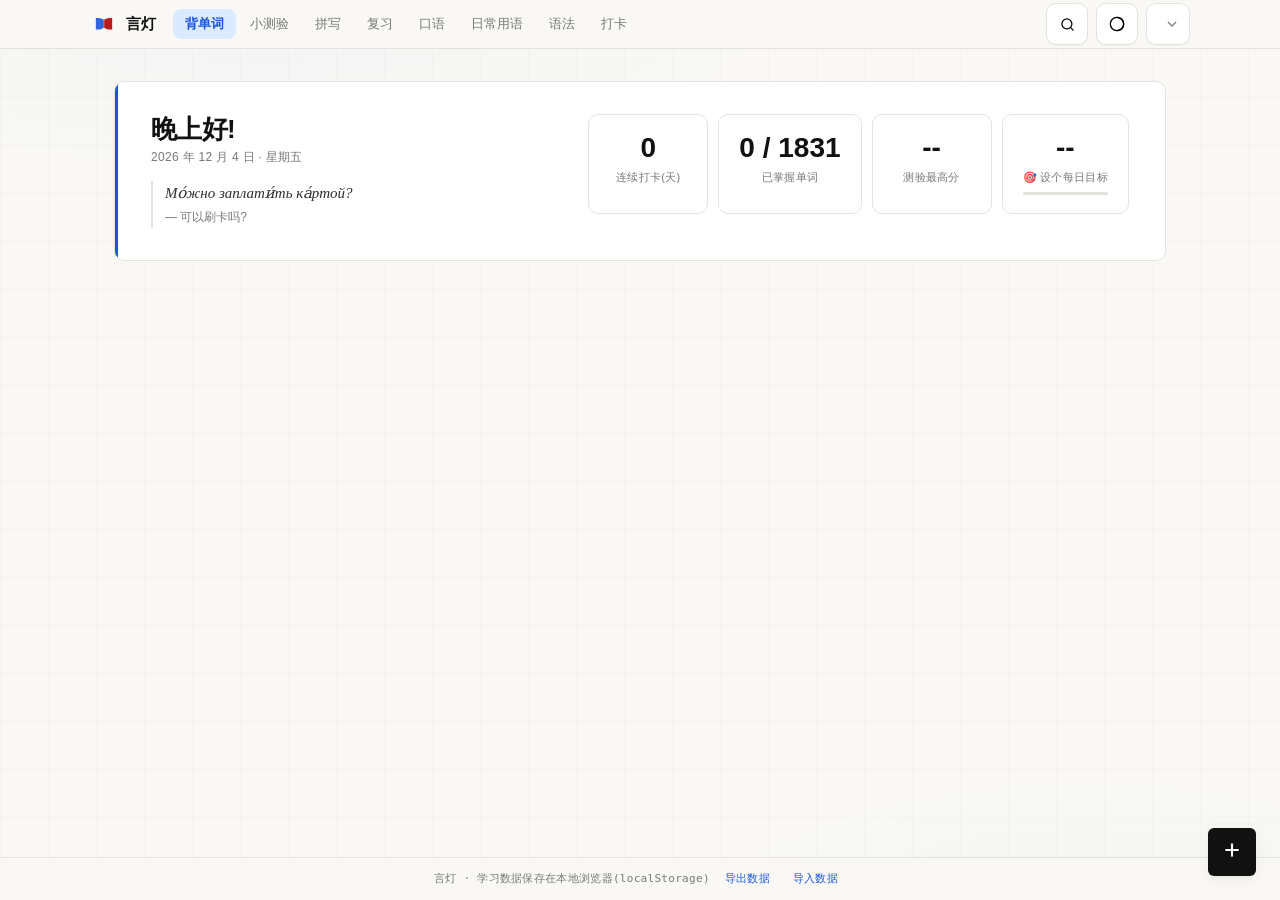
<file: index.html>
<!DOCTYPE html>
<html lang="zh-CN">
<head>
<meta charset="UTF-8">
<meta name="viewport" content="width=device-width, initial-scale=1.0">
<title>言灯 · 让俄语学习像呼吸一样自然</title>
<link rel="stylesheet" href="style.css">
<link rel="icon" type="image/svg+xml" href="logo.svg">
<style>
/* ===== SPA 导航 ===== */
.spa-nav{position:sticky;top:0;z-index:100;background:var(--bg);border-bottom:1px solid var(--border);padding:0 16px;overflow-x:auto;-webkit-overflow-scrolling:touch}
.spa-nav-inner{max-width:1100px;margin:0 auto;display:flex;align-items:center;gap:0;height:48px}
.spa-logo{display:flex;align-items:center;gap:8px;flex-shrink:0;text-decoration:none;color:var(--text)}
.spa-logo svg{width:28px;height:28px}
.spa-logo-name{font-size:15px;font-weight:700;letter-spacing:.02em}
.spa-tabs{display:flex;align-items:center;gap:2px;margin-left:16px;flex-shrink:1;overflow-x:auto}
.spa-tab{padding:6px 12px;border-radius:8px;font-size:13px;font-weight:500;color:var(--text-muted);cursor:pointer;white-space:nowrap;transition:all .2s ease;text-decoration:none;border:none;background:none}
.spa-tab:hover{color:var(--text);background:var(--bg-elevated)}
.spa-tab.active{color:var(--primary);background:var(--primary-light);font-weight:600}
.spa-right{margin-left:auto;display:flex;align-items:center;gap:8px;flex-shrink:0;padding-left:8px}
.spa-panel{display:none;animation:panelIn .3s ease}
.spa-panel.active{display:block}
@keyframes panelIn{from{opacity:0;transform:translateY(8px)}to{opacity:1;transform:translateY(0)}}
@media(max-width:640px){.spa-logo-name{display:none}.spa-tab{padding:6px 10px;font-size:12px}}
</style>
</head>
<body data-page="home">

<!-- 开场动画 -->
<div class="splash" id="splash">
  <div class="splash-logo">
    <svg viewBox="0 0 46 46" width="76" height="76" aria-hidden="true">
      <path class="book-l" pathLength="100" d="M22.7 16.2 C19.3 13.7 14.4 12.7 9.6 13.3 L9.6 32 C14.4 32.6 19.3 31.6 22.7 29.1 Z" fill="none" stroke="#fff" stroke-width="1.6" stroke-linecap="round" stroke-linejoin="round" opacity=".92"/>
      <path class="book-r" pathLength="100" d="M23.3 16.2 C26.7 13.7 31.6 12.7 36.4 13.3 L36.4 32 C31.6 32.6 26.7 31.6 23.3 29.1 Z" fill="none" stroke="#fff" stroke-width="1.6" stroke-linecap="round" stroke-linejoin="round"/>
      <rect class="wave w1" x="22.1" y="8.2" width="1.8" height="6" rx=".9" fill="#fff"/>
      <rect class="wave w2" x="17.5" y="10.8" width="1.8" height="3.4" rx=".9" fill="#fff" opacity=".78"/>
      <rect class="wave w3" x="26.7" y="10.8" width="1.8" height="3.4" rx=".9" fill="#fff" opacity=".78"/>
    </svg>
  </div>
  <div class="splash-name">言灯</div>
  <div class="splash-line"></div>
  <div class="splash-tag">背单词 · 口语 · 日常用语 · 语法 · 打卡</div>
  <div class="splash-hint">点击任意处跳过</div>
</div>

<!-- 顶部导航 -->
<nav class="spa-nav">
  <div class="spa-nav-inner">
    <a href="#home" class="spa-logo" aria-label="言灯首页">
      <svg viewBox="0 0 46 46" width="28" height="28" aria-hidden="true">
        <path d="M22.7 16.2 C19.3 13.7 14.4 12.7 9.6 13.3 L9.6 32 C14.4 32.6 19.3 31.6 22.7 29.1 Z" fill="var(--primary)" opacity=".9"/>
        <path d="M23.3 16.2 C26.7 13.7 31.6 12.7 36.4 13.3 L36.4 32 C31.6 32.6 26.7 31.6 23.3 29.1 Z" fill="var(--accent)"/>
      </svg>
      <span class="spa-logo-name">言灯</span>
    </a>
    <div class="spa-tabs" role="tablist">
      <button class="spa-tab active" data-target="home" role="tab" aria-selected="true">背单词</button>
      <button class="spa-tab" data-target="quiz" role="tab" aria-selected="false">小测验</button>
      <button class="spa-tab" data-target="spell" role="tab" aria-selected="false">拼写</button>
      <button class="spa-tab" data-target="review" role="tab" aria-selected="false">复习</button>
      <button class="spa-tab" data-target="speak" role="tab" aria-selected="false">口语</button>
      <button class="spa-tab" data-target="phrases" role="tab" aria-selected="false">日常用语</button>
      <button class="spa-tab" data-target="grammar" role="tab" aria-selected="false">语法</button>
      <button class="spa-tab" data-target="checkin" role="tab" aria-selected="false">打卡</button>
    </div>
    <div class="spa-right">
      <button id="search-btn" class="theme-toggle" title="查词搜索" aria-label="查词">
        <svg width="14" height="14" viewBox="0 0 24 24" fill="none" stroke="currentColor" stroke-width="2" stroke-linecap="round" stroke-linejoin="round"><circle cx="11" cy="11" r="8"/><line x1="21" y1="21" x2="16.65" y2="16.65"/></svg>
      </button>
      <div class="theme-wrap">
        <button id="theme-toggle" class="theme-toggle" title="主题配色与深色模式" aria-label="切换主题">
          <svg width="14" height="14" viewBox="0 0 24 24" fill="none" stroke="currentColor" stroke-width="2" stroke-linecap="round" stroke-linejoin="round"><circle cx="12" cy="12" r="10"/><path d="M12 2a10 10 0 0 1 0 20"/></svg>
        </button>
        <div class="theme-panel" id="theme-panel">
          <div class="theme-panel-title">主题配色</div>
          <div class="theme-swatches" id="theme-swatches"></div>
          <div class="theme-panel-divider"></div>
          <div class="theme-panel-title">排版风格</div>
          <div class="layout-swatches" id="layout-swatches"></div>
          <div class="theme-panel-divider"></div>
          <button class="theme-dark-btn" id="theme-dark-btn">深色模式: 关</button>
        </div>
      </div>
      <select id="lang-select" class="lang-select" title="选择语言" aria-label="选择语言"></select>
    </div>
  </div>
</nav>

<main class="container">

<!-- ===== 首页：概览 + 背单词 ===== -->
<section class="spa-panel active" id="panel-home">
  <section class="hero reveal">
    <div class="hero-main">
      <h2 id="hero-greet">你好!</h2>
      <p class="hero-date" id="hero-date"></p>
      <div class="hero-quote" id="hero-quote">
        <span class="quote-ru" id="hero-quote-ru"></span>
        <span class="quote-zh" id="hero-quote-zh"></span>
      </div>
    </div>
    <div class="hero-stats">
      <div class="stat-card reveal reveal-delay-1"><div class="stat-num" id="hero-streak">0</div><div class="stat-label">连续打卡(天)</div></div>
      <div class="stat-card reveal reveal-delay-2"><div class="stat-num" id="hero-learned">0</div><div class="stat-label">已掌握单词</div></div>
      <div class="stat-card reveal reveal-delay-3"><div class="stat-num" id="hero-best">--</div><div class="stat-label">测验最高分</div></div>
      <div class="stat-card goal-card reveal reveal-delay-3" id="hero-goal" title="点击设置每日学习目标">
        <div class="stat-num" id="goal-num">--</div>
        <div class="stat-label" id="goal-label">设个每日目标</div>
        <div class="goal-bar"><i id="goal-bar-fill"></i></div>
      </div>
    </div>
  </section>

  <section class="tab-panel reveal">
    <div class="panel-head">
      <h2>每日一词</h2>
      <div style="display:flex;align-items:center;gap:10px;">
        <span class="today-badge">今日精选</span>
        <span class="sub-tip" id="daily-word-date"></span>
      </div>
    </div>
    <div class="daily-word">
      <button class="speak-btn" id="daily-word-speak" title="点击朗读">
        <svg width="13" height="13" viewBox="0 0 24 24" fill="none" stroke="currentColor" stroke-width="2" stroke-linecap="round" stroke-linejoin="round"><polygon points="11 5 6 9 2 9 2 15 6 15 11 19 11 5"/><path d="M19.07 4.93a10 10 0 0 1 0 14.14"/><path d="M15.54 8.46a5 5 0 0 1 0 7.07"/></svg>
      </button>
      <div class="daily-word-main">
        <div class="daily-word-ru" id="daily-word-ru">—</div>
        <div class="daily-word-zh" id="daily-word-zh"></div>
        <div class="daily-word-meta" id="daily-word-meta"></div>
      </div>
      <div class="daily-word-ex" id="daily-word-ex"></div>
      <div class="daily-word-actions">
        <button class="btn btn-primary" id="daily-word-known">已学会</button>
      </div>
    </div>
  </section>

  <section class="tab-panel reveal">
    <div class="panel-head">
      <h2>背单词</h2>
      <div class="panel-head-right">
        <div class="stats"><span>已掌握 <b id="vocab-learned-count">0</b> / <b id="vocab-total">0</b></span><span class="stats-bar"><i id="stats-bar-fill"></i></span></div>
        <button class="btn btn-light btn-sm" id="ear-open" title="自动连续朗读单词,磨耳朵">磨耳朵</button>
      </div>
    </div>
    <div class="pack-tabs" id="pack-tabs"></div>
    <div class="pack-gate" id="pack-gate">
      <p class="sub-tip">选择一个词库包开始学习</p>
      <div class="pack-gate-grid" id="pack-gate-grid"></div>
    </div>
    <div id="vocab-area" hidden>
      <div class="controls">
        <select id="vocab-level" title="按等级筛选">
          <option value="">全部等级</option>
          <option>A1</option><option>A2</option><option>B1</option><option>B2</option><option>C1</option><option>C2</option>
        </select>
        <input id="vocab-search" type="search" placeholder="搜索单词...">
        <select id="vocab-order" title="浏览顺序">
          <option value="seq">顺序浏览</option>
          <option value="rand">随机浏览</option>
        </select>
        <button id="vocab-add-btn" class="btn btn-outline">添加单词</button>
      </div>
      <div class="cat-chips" id="vocab-category"></div>
      <div class="flashcard" id="flashcard">
        <div class="flashcard-inner">
          <div class="flashcard-face flashcard-front">
            <button class="speak-btn" id="card-speak" title="听发音">
              <svg width="13" height="13" viewBox="0 0 24 24" fill="none" stroke="currentColor" stroke-width="2" stroke-linecap="round" stroke-linejoin="round"><polygon points="11 5 6 9 2 9 2 15 6 15 11 19 11 5"/><path d="M19.07 4.93a10 10 0 0 1 0 14.14"/><path d="M15.54 8.46a5 5 0 0 1 0 7.07"/></svg>
            </button>
            <span class="known-badge" id="card-known-badge" hidden>已掌握</span>
            <div class="ru-word" id="card-ru">—</div>
            <div class="hint">点击卡片查看意思</div>
          </div>
          <div class="flashcard-face flashcard-back">
            <div class="zh-word" id="card-zh">—</div>
            <div class="cat-tag" id="card-cat"></div>
            <div class="card-note" id="card-note" hidden></div>
            <div class="card-examples" id="card-examples"></div>
            <button class="btn btn-ghost btn-sm delete-btn" id="card-delete" hidden>删除此单词</button>
          </div>
        </div>
      </div>
      <div class="card-actions">
        <button class="btn btn-nav" id="card-prev" title="上一个 [←]">
          <svg width="14" height="14" viewBox="0 0 24 24" fill="none" stroke="currentColor" stroke-width="2" stroke-linecap="round" stroke-linejoin="round"><polyline points="15 18 9 12 15 6"/></svg>
        </button>
        <button class="btn btn-outline card-shuffle-btn" id="card-shuffle" title="随机顺序">🔀 随机</button>
        <button class="btn btn-light" id="stress-toggle" title="切换重音显示">重音:开</button>
        <button class="btn btn-soft-danger" id="card-new">不认识 [1]</button>
        <button class="btn btn-warn" id="card-familiar">不熟悉 [2]</button>
        <button class="btn btn-success card-main-btn" id="card-known">认识 [3]</button>
        <button class="btn btn-nav" id="card-next" title="下一个 [→]">
          <svg width="14" height="14" viewBox="0 0 24 24" fill="none" stroke="currentColor" stroke-width="2" stroke-linecap="round" stroke-linejoin="round"><polyline points="9 18 15 12 9 6"/></svg>
        </button>
      </div>
      <p class="progress-text" id="card-progress"></p>
      <div class="known-bar"><div class="known-bar-fill" id="known-bar-fill"></div></div>
      <button class="word-grid-toggle" id="word-grid-toggle" title="展开 / 收起单词列表">
        <span class="word-grid-title" id="word-grid-title"></span>
        <span class="grid-toggle-arrow" id="grid-toggle-arrow">↓</span>
      </button>
      <div class="word-grid-wrap" id="word-grid-wrap">
        <div class="word-grid" id="word-grid"></div>
      </div>
    </div>
  </section>
</section>

<!-- ===== 小测验 ===== -->
<section class="spa-panel" id="panel-quiz">
  <div class="panel-head"><h2>小测验</h2><div class="stats">历史最高:<b id="quiz-best">--</b> 分</div></div>
  <div id="quiz-start" class="quiz-start">
    <p id="quiz-info">测验从你学习过的单词中随机抽 10 题。</p>
    <button class="btn btn-primary btn-lg" id="quiz-begin">开始测验</button>
  </div>
  <div id="quiz-run" hidden>
    <div class="quiz-top"><span id="quiz-qnum">第 1 题</span><span id="quiz-score">得分:0</span></div>
    <div class="quiz-question" id="quiz-q"></div>
    <div class="quiz-options" id="quiz-opts"></div>
    <button class="btn btn-primary" id="quiz-next" hidden>下一题 →</button>
  </div>
  <div id="quiz-result" hidden>
    <div class="result-box">
      <div class="score-ring">
        <svg viewBox="0 0 116 116"><circle class="ring-bg" cx="58" cy="58" r="50"/><circle class="ring-fill" id="result-ring-fill" cx="58" cy="58" r="50" stroke-dasharray="314" stroke-dashoffset="314"/></svg>
        <div class="ring-text"><span class="ring-score" id="result-score">0</span><span class="ring-total" id="result-total">/ 10</span></div>
      </div>
      <p class="result-msg" id="result-msg"></p>
    </div>
    <h3>错题回顾</h3>
    <div class="wrong-list" id="quiz-wrong"></div>
    <button class="btn btn-primary btn-lg" id="quiz-again">再来一次</button>
  </div>
</section>

<!-- ===== 拼写 ===== -->
<section class="spa-panel" id="panel-spell">
  <div class="panel-head"><h2>键盘拼写</h2><div class="stats">看中文,拼单词,练就「听写式」记忆</div></div>
  <div id="spell-start" class="quiz-start">
    <div class="spell-mode-tabs">
      <button class="spell-mode-tab active" id="spell-mode-see">看义拼写</button>
      <button class="spell-mode-tab" id="spell-mode-listen">🎧 听音拼写</button>
    </div>
    <div style="display:flex;align-items:center;gap:8px;margin-top:8px;">
      <button class="btn btn-light btn-sm" id="spell-pure-listen" title="纯听力模式:隐藏中文提示,只听发音拼写">👂 纯听力模式</button>
      <span class="sub-tip">关闭中文,只听发音</span>
    </div>
    <p id="spell-info">从你学习过的单词中随机抽 10 题进行拼写。</p>
    <button class="btn btn-primary btn-lg" id="spell-begin">开始拼写</button>
  </div>
  <div id="spell-run" hidden>
    <div class="quiz-top"><span id="spell-qnum">第 1 题</span><span id="spell-progress">1 / 10</span></div>
    <div class="spell-question">
      <button class="speak-btn" id="spell-speak" title="听发音提示">🔊</button>
      <div class="spell-zh" id="spell-zh"></div>
      <div class="spell-hint" id="spell-hint">提示:重音符号 ́ 不用打,例如 привет 也算对</div>
    </div>
    <div class="spell-input-row">
      <input id="spell-input" type="text" placeholder="在这里输入单词…" autocomplete="off" spellcheck="false">
      <button class="btn btn-primary" id="spell-submit">提交</button>
    </div>
    <div class="spell-feedback" id="spell-feedback"></div>
    <button class="btn btn-primary" id="spell-next" hidden>下一题 →</button>
  </div>
  <div id="spell-result" hidden>
    <div class="result-box">
      <div class="score-ring">
        <svg viewBox="0 0 116 116"><circle class="ring-bg" cx="58" cy="58" r="50"/><circle class="ring-fill" id="spell-ring-fill" cx="58" cy="58" r="50" stroke-dasharray="314" stroke-dashoffset="314"/></svg>
        <div class="ring-text"><span class="ring-score" id="spell-result-score">0</span><span class="ring-total" id="spell-result-total">/ 10</span></div>
      </div>
      <p class="result-msg" id="spell-result-msg"></p>
    </div>
    <h3>拼错回顾</h3>
    <div class="wrong-list" id="spell-wrong"></div>
    <button class="btn btn-primary btn-lg" id="spell-again">再来一次</button>
  </div>
</section>

<!-- ===== 复习 ===== -->
<section class="spa-panel" id="panel-review">
  <div class="panel-head">
    <h2>复习</h2>
    <div class="stats">今日待复习 <b id="review-due-count">0</b> · 已掌握 <b id="review-mastered-count">0</b> · 错词 <b id="review-wrong-count">0</b></div>
  </div>
  <p class="sub-tip">按艾宾浩斯记忆曲线安排复习:学习后第 <b>1、2、4、7、15、30 天</b>各复习一次,共 6 轮,之后自动进入「已掌握」。</p>
  <div class="review-tabs">
    <button class="review-tab active" data-rtab="due">📅 今日复习</button>
    <button class="review-tab" data-rtab="newbook">📖 生词本</button>
    <button class="review-tab" data-rtab="wrongbook">❌ 错词本</button>
    <button class="review-tab" data-rtab="calendar">🗓️ 日历</button>
  </div>
  <div id="review-view-due">
    <div id="review-empty" class="quiz-start" hidden>
      <p>🎉 今天没有到期的复习任务!新学的单词明天就会按计划出现在这里。</p>
    </div>
    <div id="review-run">
      <div id="review-phase-dots" class="phase-dots"></div>
      <div class="flashcard" id="review-card">
        <div class="flashcard-inner">
          <div class="flashcard-face flashcard-front">
            <button class="speak-btn" id="review-speak" title="听发音">🔊</button>
            <div class="ru-word" id="review-ru">—</div>
            <div class="hint">点击卡片查看意思</div>
          </div>
          <div class="flashcard-face flashcard-back">
            <div class="zh-word" id="review-zh">—</div>
            <div class="cat-tag" id="review-cat"></div>
            <div class="card-note" id="review-note" hidden></div>
            <div class="card-examples" id="review-examples"></div>
          </div>
        </div>
      </div>
      <div class="card-actions">
        <button class="btn btn-light" id="review-prev">← 上一个</button>
        <button class="btn btn-outline review-shuffle-btn" id="review-shuffle" title="随机顺序">🔀 随机</button>
        <button class="btn btn-danger" id="review-new">😕 忘了,重新学</button>
        <button class="btn btn-success" id="review-known">😊 记住了,下一轮</button>
        <button class="btn btn-light" id="review-next">下一个 →</button>
      </div>
      <p class="progress-text" id="review-progress"></p>
    </div>
  </div>
  <div id="review-view-newbook" hidden>
    <p class="sub-tip">记录你正在学习的单词:学习日期、复习阶段、下次复习时间。标记「不熟悉」的词带 🤔 模糊标签,复习时优先出现。</p>
    <div class="book-list" id="newbook-list"></div>
  </div>
  <div id="review-view-wrongbook" hidden>
    <p class="sub-tip">测验、拼写答错和复习中忘记的单词都会记在这里,并自动回到复习第 1 轮。点「已纠正」可清零错误次数。</p>
    <div class="book-list" id="wrongbook-list"></div>
    <div style="margin-top:12px;text-align:center;">
      <button class="btn btn-primary" id="wrongdrill-begin" title="从错词本抽 8 题集中练习">🎯 错词专项练习 (8 题)</button>
    </div>
  </div>
  <div id="wrongdrill-start" class="quiz-start" hidden>
    <p>从错词本中随机抽取单词,集中攻克薄弱环节。</p>
    <div style="display:flex;gap:8px;justify-content:center;margin-top:8px;">
      <button class="btn btn-outline" onclick="startWrongDrill(5)">5 题</button>
      <button class="btn btn-primary" onclick="startWrongDrill(8)">8 题</button>
      <button class="btn btn-outline" onclick="startWrongDrill(10)">10 题</button>
    </div>
  </div>
  <div id="wrongdrill-run" hidden>
    <div class="quiz-top"><span id="wrongdrill-qnum">第 1 题</span><span id="wrongdrill-score">得分:0</span></div>
    <div class="spell-question">
      <button class="speak-btn" id="wrongdrill-speak" title="听发音">🔊</button>
      <div class="ru-word" id="wrongdrill-ru"></div>
      <div class="spell-hint" id="wrongdrill-hint"></div>
    </div>
    <div class="spell-input-row">
      <input id="wrongdrill-input" type="text" placeholder="输入单词…" autocomplete="off" spellcheck="false">
      <button class="btn btn-primary" id="wrongdrill-submit">提交</button>
    </div>
    <div class="spell-feedback" id="wrongdrill-feedback"></div>
    <button class="btn btn-primary" id="wrongdrill-next" hidden>下一题 →</button>
  </div>
  <div id="wrongdrill-result" hidden>
    <div class="result-box">
      <div class="score-ring">
        <svg viewBox="0 0 116 116"><circle class="ring-bg" cx="58" cy="58" r="50"/><circle class="ring-fill" id="wrongdrill-ring-fill" cx="58" cy="58" r="50" stroke-dasharray="314" stroke-dashoffset="314"/></svg>
        <div class="ring-text"><span class="ring-score" id="wrongdrill-result-score">0</span><span class="ring-total" id="wrongdrill-result-total">/?</span></div>
      </div>
      <p class="result-msg" id="wrongdrill-result-msg"></p>
    </div>
    <h3>错误回顾</h3>
    <div class="wrong-list" id="wrongdrill-wrong"></div>
    <button class="btn btn-primary btn-lg" id="wrongdrill-again">再来一次</button>
  </div>
  <div id="review-view-calendar" hidden>
    <p class="sub-tip">生词日历:每天新学(标记「认识」)的单词数;复习日历:每天到期的复习任务数(按艾宾浩斯计划)。</p>
    <div class="cal-duo">
      <div class="cal-col"><h3 class="cal-title">🌱 生词日历</h3><div class="calendar" id="newword-calendar"></div></div>
      <div class="cal-col"><h3 class="cal-title">📅 复习日历</h3><div class="calendar" id="review-calendar"></div></div>
    </div>
  </div>
</section>

<!-- ===== 口语 ===== -->
<section class="spa-panel" id="panel-speak">
  <div class="panel-head"><h2>口语练习</h2></div>
  <div id="stress-panel" data-ru-only>
    <h3 class="section-label">重音练习</h3>
    <p class="sub-tip">听发音,选出重音在第几个音节。重音是俄语的灵魂。</p>
    <div id="stress-start" class="quiz-start">
      <p id="stress-info">从你学习过的单词中抽 10 个练重音。</p>
      <button class="btn btn-primary btn-lg" id="stress-begin">开始练习</button>
    </div>
    <div id="stress-run" hidden>
      <div class="quiz-top"><span id="stress-qnum">第 1 题</span><span id="stress-progress">1 / 10</span></div>
      <div class="spell-question">
        <button class="speak-btn" id="stress-speak" title="点击朗读">🔊</button>
        <div class="stress-word" id="stress-word"></div>
        <div class="spell-hint">提示:单词不带重音显示,听完发音选重音位置;没听清点左上角 🔊</div>
      </div>
      <div class="stress-options" id="stress-options"></div>
      <div class="spell-feedback" id="stress-feedback"></div>
      <button class="btn btn-primary" id="stress-next" hidden>下一题 →</button>
    </div>
    <div id="stress-result" hidden>
      <div class="result-box">
        <div class="score-ring">
          <svg viewBox="0 0 116 116"><circle class="ring-bg" cx="58" cy="58" r="50"/><circle class="ring-fill" id="stress-ring-fill" cx="58" cy="58" r="50" stroke-dasharray="314" stroke-dashoffset="314"/></svg>
          <div class="ring-text"><span class="ring-score" id="stress-result-score">0</span><span class="ring-total" id="stress-result-total">/ 10</span></div>
        </div>
        <p class="result-msg" id="stress-result-msg"></p>
      </div>
      <div class="wrong-list" id="stress-wrong"></div>
      <button class="btn btn-primary btn-lg" id="stress-again">再来一次</button>
    </div>
  </div>
  <div id="speak-letters">
    <h3 class="section-label">发音基础：字母表</h3>
    <p class="sub-tip">先过一遍字母发音再开始跟读。点 🔊 听示例单词。</p>
    <div id="letters-container"></div>
  </div>
  <h3 class="section-label">跟读练习</h3>
  <p class="sub-tip">方法:先听一遍 → 模仿跟读 3 遍 → 再看中文。可用慢速按钮。</p>
  <div class="rate-btns">
    <button class="btn btn-light btn-sm" id="rate-normal">常速</button>
    <button class="btn btn-light btn-sm" id="rate-slow">慢速</button>
  </div>
  <div id="sentences-container" class="sentence-list"></div>
  <div id="speak-twisters">
    <h3 class="section-label">绕口令</h3>
    <p class="sub-tip">练易混音的利器,读顺了就出师了。</p>
    <div id="twisters-container"></div>
  </div>
  <div id="speak-dialogues">
    <h3 class="section-label">情景对话</h3>
    <p class="sub-tip">分角色跟读:先当 A,再当 B,最后整段复述。</p>
    <div id="dialogues-container"></div>
  </div>
</section>

<!-- ===== 日常用语 ===== -->
<section class="spa-panel" id="panel-phrases">
  <div class="panel-head"><h2>日常用语</h2></div>
  <p class="sub-tip">按场景分组,点 🔊 听发音。目标:每句都能脱口而出。</p>
  <div class="phrase-filter"><input id="phrase-search" type="search" placeholder="搜索句子…"></div>
  <div id="phrases-container"></div>
</section>

<!-- ===== 语法 ===== -->
<section class="spa-panel" id="panel-grammar">
  <div class="panel-head"><h2>语法入门</h2></div>
  <p class="sub-tip">按学习计划第 2–4 月的重点整理。先看懂框架,再逐个击破,不要一次背完。</p>
  <details class="grammar-card" open>
    <summary>1. 名词的性:阳性 / 阴性 / 中性</summary>
    <div class="grammar-body">
      <p>俄语名词分三种性,主要看词尾:</p>
      <table class="g-table">
        <tr><th>性</th><th>词尾</th><th>例子</th></tr>
        <tr><td>阳性</td><td>辅音结尾、-й、-ь(部分)</td><td>дом 房子、чай 茶、слова́рь 词典</td></tr>
        <tr><td>阴性</td><td>-а、-я、-ь(部分)</td><td>кни́га 书、семья́ 家庭、дверь 门</td></tr>
        <tr><td>中性</td><td>-о、-е、-мя</td><td>окно́ 窗户、мо́ре 海、и́мя 名字</td></tr>
      </table>
      <p class="tip">💡 -ь 结尾的要单独记:слова́рь(阳)、дверь(阴)。</p>
    </div>
  </details>
  <details class="grammar-card">
    <summary>2. 名词的复数</summary>
    <div class="grammar-body">
      <table class="g-table">
        <tr><th>单数词尾</th><th>复数词尾</th><th>例子</th></tr>
        <tr><td>辅音、-а</td><td>-ы</td><td>стол → столы́ 桌子</td></tr>
        <tr><td>-й、-я、-ь</td><td>-и</td><td>слова́рь → словари́ 词典</td></tr>
        <tr><td>-о</td><td>-а</td><td>окно́ → о́кна 窗户</td></tr>
        <tr><td>-е</td><td>-я</td><td>мо́ре → моря́ 海</td></tr>
      </table>
    </div>
  </details>
  <details class="grammar-card">
    <summary>3. 名词六格总览(核心难点)</summary>
    <div class="grammar-body">
      <p>俄语名词在不同句子成分中用不同的"格",共六个。先记住每格回答什么问题:</p>
      <table class="g-table">
        <tr><th>格</th><th>提问词</th><th>主要用法</th></tr>
        <tr><td>主格</td><td>кто? что?(谁?什么?)</td><td>主语</td></tr>
        <tr><td>属格</td><td>кого́? чего́?(谁的?什么的?)</td><td>所属、"没有"、数量之后</td></tr>
        <tr><td>与格</td><td>кому́? чему́?(给谁?)</td><td>间接宾语、"我感到…"</td></tr>
        <tr><td>宾格</td><td>кого́? что?</td><td>直接宾语</td></tr>
        <tr><td>工具格</td><td>кем? чем?(用什么?)</td><td>工具、方式、职业</td></tr>
        <tr><td>前置格</td><td>о ком? о чём?(关于…)</td><td>只和 в / на / о 等介词连用</td></tr>
      </table>
      <p>示例:кни́га(书,阴性)</p>
      <table class="g-table">
        <tr><th>格</th><th>单数</th><th>例句</th></tr>
        <tr><td>主格</td><td>кни́га</td><td>Э́то кни́га. 这是书。</td></tr>
        <tr><td>属格</td><td>кни́ги</td><td>У меня́ нет кни́ги. 我没有书。</td></tr>
        <tr><td>与格</td><td>кни́ге</td><td>Я рад кни́ге. 我为书高兴。</td></tr>
        <tr><td>宾格</td><td>кни́гу</td><td>Я чита́ю кни́гу. 我在读书。</td></tr>
        <tr><td>工具格</td><td>кни́гой</td><td>Я интересу́юсь кни́гой. 我对书感兴趣。</td></tr>
        <tr><td>前置格</td><td>о кни́ге</td><td>Мы говори́м о кни́ге. 我们在谈论书。</td></tr>
      </table>
      <p class="tip">💡 学一个格就造 10 个句子,比背整张表有效得多。</p>
    </div>
  </details>
  <details class="grammar-card">
    <summary>4. 动词现在时变位</summary>
    <div class="grammar-body">
      <p><b>第一变位法</b>(-ать、-еть 等):чита́ть 读</p>
      <table class="g-table">
        <tr><th>人称</th><th>变位</th></tr>
        <tr><td>я 我</td><td>чита́ю</td></tr><tr><td>ты 你</td><td>чита́ешь</td></tr>
        <tr><td>он / она́ 他/她</td><td>чита́ет</td></tr><tr><td>мы 我们</td><td>чита́ем</td></tr>
        <tr><td>вы 你们/您</td><td>чита́ете</td></tr><tr><td>они́ 他们</td><td>чита́ют</td></tr>
      </table>
      <p><b>第二变位法</b>(-ить 等):говори́ть 说</p>
      <table class="g-table">
        <tr><th>人称</th><th>变位</th></tr>
        <tr><td>я</td><td>говорю́</td></tr><tr><td>ты</td><td>говори́шь</td></tr>
        <tr><td>он / она́</td><td>говори́т</td></tr><tr><td>мы</td><td>говори́м</td></tr>
        <tr><td>вы</td><td>говори́те</td></tr><tr><td>они́</td><td>говоря́т</td></tr>
      </table>
      <p class="tip">💡 每天手写 3 个动词的完整变位,一周后就会形成感觉。</p>
    </div>
  </details>
  <details class="grammar-card">
    <summary>5. 动词的体:未完成体 / 完成体</summary>
    <div class="grammar-body">
      <p>俄语动词分"体",表示动作是否完成:</p>
      <table class="g-table">
        <tr><th>体</th><th>含义</th><th>例子</th></tr>
        <tr><td>未完成体</td><td>过程、习惯、正在进行</td><td>Я чита́ю кни́гу. 我在读书。</td></tr>
        <tr><td>完成体</td><td>动作完成、一次性结果</td><td>Я прочита́л кни́гу. 我读完了书。</td></tr>
      </table>
      <p class="tip">💡 完成体没有现在时(已经"完成了"),只有过去时和将来时。</p>
    </div>
  </details>
  <details class="grammar-card">
    <summary>6. 时态:过去时 / 将来时</summary>
    <div class="grammar-body">
      <p><b>过去时</b>:动词原形去掉 -ть,加 -л(阳)/ -ла(阴)/ -ло(中)/ -ли(复):</p>
      <ul class="g-list">
        <li>Он чита́л. — 他读过。</li>
        <li>Она́ чита́ла. — 她读过。</li>
        <li>Они́ чита́ли. — 他们读过。</li>
      </ul>
      <p><b>将来时</b>:быть 的将来时变位 + 动词原形:</p>
      <ul class="g-list">
        <li>Я бу́ду чита́ть. — 我将要读。</li>
        <li>Он бу́дет говори́ть. — 他将要说。</li>
      </ul>
    </div>
  </details>
  <details class="grammar-card">
    <summary>7. 物主代词:我的 / 你的 / 我们的</summary>
    <div class="grammar-body">
      <p>物主代词跟着名词的性、数变化:</p>
      <table class="g-table">
        <tr><th>名词性数</th><th>我的</th><th>你的</th><th>我们的</th><th>例子</th></tr>
        <tr><td>阳性</td><td>мой</td><td>твой</td><td>наш</td><td>мой дом 我的房子</td></tr>
        <tr><td>阴性</td><td>моя́</td><td>твоя́</td><td>на́ша</td><td>моя́ кни́га 我的书</td></tr>
        <tr><td>中性</td><td>моё</td><td>твоё</td><td>на́ше</td><td>моё окно́ 我的窗户</td></tr>
        <tr><td>复数</td><td>мои́</td><td>твои́</td><td>на́ши</td><td>мои́ кни́ги 我的书(复)</td></tr>
      </table>
    </div>
  </details>
  <details class="grammar-card">
    <summary>8. 五个万能句型</summary>
    <div class="grammar-body">
      <ul class="g-list">
        <li><b>Э́то + 主格</b>:Э́то моя́ ма́ма. — 这是我妈妈。</li>
        <li><b>У + 属格 + есть + 主格</b>:У меня́ есть брат. — 我有一个兄弟。</li>
        <li><b>Мне + 与格 + нра́вится + 主格</b>:Мне нра́вится Москва́. — 我喜欢莫斯科。</li>
        <li><b>否定:нет + 属格</b>:У меня́ нет вре́мени. — 我没有时间。</li>
        <li><b>Я хочу́ + 动词原形</b>:Я хочу́ спать. — 我想睡觉。</li>
      </ul>
      <p class="tip">💡 这 5 个句型能应付大量日常表达,先练熟。</p>
    </div>
  </details>
  <details class="grammar-card">
    <summary>9. 形容词的性与数</summary>
    <div class="grammar-body">
      <p>形容词词尾跟随名词变化:</p>
      <table class="g-table">
        <tr><th>性数</th><th>词尾</th><th>例子</th></tr>
        <tr><td>阳性</td><td>-ый / -ий / -ой</td><td>но́вый дом 新房子</td></tr>
        <tr><td>阴性</td><td>-ая</td><td>но́вая кни́га 新书</td></tr>
        <tr><td>中性</td><td>-ое</td><td>но́вое окно́ 新窗户</td></tr>
        <tr><td>复数</td><td>-ые</td><td>но́вые кни́ги 新书(复)</td></tr>
      </table>
    </div>
  </details>
</section>

<!-- ===== 打卡 ===== -->
<section class="spa-panel" id="panel-checkin">
  <div class="panel-head"><h2>学习打卡</h2></div>
  <div class="checkin-hero">
    <div class="hero-fire">
      <svg class="fire-svg" viewBox="0 0 64 64" width="48" height="48" aria-hidden="true">
        <path class="flame-1" d="M32 4 C28 14 20 20 20 30 C20 36 25 42 32 42 C39 42 44 36 44 30 C44 20 36 14 32 4 Z" fill="var(--flame-core)"/>
        <path class="flame-2" d="M32 16 C30 24 26 28 26 34 C26 38 29 42 32 42 C35 42 38 38 38 34 C38 28 34 24 32 16 Z" fill="var(--flame-mid)"/>
        <path class="flame-3" d="M32 26 C31 30 29 33 29 36 C29 39 30 41 32 41 C34 41 35 39 35 36 C35 33 33 30 32 26 Z" fill="var(--flame-tip)"/>
      </svg>
    </div>
    <div class="streak-num" id="streak-days">0</div>
    <div class="streak-label">连续学习天数</div>
    <div class="streak-milestones" id="streak-milestones">
      <span class="milestone" data-target="3">3天</span>
      <span class="milestone" data-target="7">7天</span>
      <span class="milestone" data-target="30">30天</span>
      <span class="milestone" data-target="100">100天</span>
    </div>
    <button class="btn btn-primary btn-lg checkin-btn" id="checkin-btn">今日打卡</button>
    <p class="checkin-msg" id="checkin-msg"></p>
  </div>
  <div class="month-ring-wrap">
    <svg class="month-ring" viewBox="0 0 120 120" width="120" height="120">
      <circle class="ring-bg" cx="60" cy="60" r="52" fill="none" stroke="var(--border)" stroke-width="8"/>
      <circle class="ring-fill" id="ring-fill" cx="60" cy="60" r="52" fill="none" stroke="var(--primary)" stroke-width="8" stroke-linecap="round" stroke-dasharray="326.73" stroke-dashoffset="326.73" transform="rotate(-90 60 60)"/>
      <text class="ring-text" x="60" y="55" text-anchor="middle" font-size="22" font-weight="700" fill="var(--text)" font-family="var(--font-mono)" id="ring-num">0</text>
      <text class="ring-sub" x="60" y="74" text-anchor="middle" font-size="9" fill="var(--text-muted)" font-family="var(--font-mono)" id="ring-sub">/ 本月已学</text>
    </svg>
    <div class="month-ring-info">
      <div class="ring-stat"><span class="label">本月新学</span><b id="month-new">0</b></div>
      <div class="ring-stat"><span class="label">已掌握</span><b id="month-mastered">0</b></div>
      <div class="ring-stat"><span class="label">待复习</span><b id="month-due">0</b></div>
    </div>
  </div>
  <h3 class="cal-section-title">最近 8 周</h3>
  <div class="calendar" id="calendar"></div>
  <p class="total-days">累计打卡 <b id="checkin-total">0</b> 天</p>

  <div style="margin-top:32px">
    <div class="panel-head"><h2>🏆 成就徽章</h2><span class="sub-tip" id="achievement-count">0 / 0</span></div>
    <div class="badge-grid" id="achievement-grid"></div>
  </div>
  <div style="margin-top:32px">
    <div class="panel-head"><h2>学习统计</h2><span class="sub-tip">近 30 天 · 每天新学与复习的词数</span></div>
    <div class="chart-legend">
      <span class="legend-item"><i class="legend-dot" style="background:var(--chart-new)"></i>每日新学</span>
      <span class="legend-item"><i class="legend-dot" style="background:var(--chart-review)"></i>每日复习</span>
    </div>
    <div class="chart-wrap" id="stats-chart"></div>
    <div class="chart-tip" id="chart-tip" hidden></div>
    <div class="chart-summary">
      <span>近 30 天新学 <b id="stats-new-total">0</b> 词</span>
      <span>近 30 天复习 <b id="stats-rev-total">0</b> 词</span>
    </div>
    <details class="stats-detail"><summary>📋 查看明细表</summary><div class="stats-table" id="stats-table"></div></details>
  </div>
  <div style="margin-top:32px">
    <div class="panel-head"><h2>学习周报</h2><span class="sub-tip" id="weekly-range-label">本周</span></div>
    <div class="weekly-nav">
      <button class="btn btn-light btn-sm" id="weekly-prev">← 上周</button>
      <button class="btn btn-light btn-sm" id="weekly-today">本周</button>
      <button class="btn btn-light btn-sm" id="weekly-next">下周</button>
    </div>
    <div class="weekly-grid" id="weekly-grid"></div>
    <div class="weekly-footer" id="weekly-footer"></div>
  </div>
</section>

</main>

<footer class="site-footer">
  言灯 · 学习数据保存在本地浏览器(localStorage)
  <span class="footer-ops">
    <a href="#" id="export-btn">导出数据</a>
    <a href="#" id="import-btn">导入数据</a>
  </span>
</footer>

<div class="toast" id="toast"></div>

<!-- 一键添加单词(悬浮按钮) -->
<button id="fab-add" class="fab" title="一键添加单词">
  <svg width="20" height="20" viewBox="0 0 24 24" fill="none" stroke="currentColor" stroke-width="2.5" stroke-linecap="round" stroke-linejoin="round"><line x1="12" y1="5" x2="12" y2="19"/><line x1="5" y1="12" x2="19" y2="12"/></svg>
</button>

<!-- 添加单词弹窗 -->
<div class="modal" id="add-modal" hidden>
  <div class="modal-box">
    <h3>添加单词</h3>
    <div class="add-mode-tabs">
      <button class="add-mode-tab active" data-mode="single">单个添加</button>
      <button class="add-mode-tab" data-mode="bulk">批量导入</button>
    </div>
    <div id="add-single-view">
      <label class="modal-label" for="add-ru">俄语单词(可带重音符号)</label>
      <input id="add-ru" type="text" placeholder="如: молоко">
      <label class="modal-label" for="add-zh">中文意思</label>
      <input id="add-zh" type="text" placeholder="如: 牛奶">
      <label class="modal-label" for="add-cat">分类(可选,可直接输入新分类)</label>
      <input id="add-cat" type="text" list="add-cat-list" placeholder="如: 场景·厨房做饭(不填归入「自定义」)">
      <datalist id="add-cat-list"></datalist>
      <label class="modal-label" for="add-note">备注(可选,显示在卡片背面)</label>
      <input id="add-note" type="text" placeholder="如: 接第3格:звонить кому">
      <p class="modal-tip">保存后自动标记「认识」,直接进入艾宾浩斯复习计划</p>
    </div>
    <div id="add-bulk-view" hidden>
      <label class="modal-label" for="add-bulk-cat">导入到分类(可选,不填归入「自定义」)</label>
      <input id="add-bulk-cat" type="text" list="add-cat-list" placeholder="如: 场景·餐厅点餐">
      <label class="modal-label" for="add-bulk-text">每行一个单词:单词 | 意思 | 备注(备注可选)</label>
      <textarea id="add-bulk-text" rows="8" placeholder="молоко | 牛奶&#10;звонить | 打电话 | 接第 3 格"></textarea>
      <p class="modal-tip">支持 | 、Tab 或多个空格分隔;一键导入后全部自动标记「认识」并进入艾宾浩斯复习计划,重复的单词自动跳过</p>
    </div>
    <div class="modal-actions">
      <button class="btn btn-light" id="add-cancel">取消</button>
      <button class="btn btn-primary" id="add-save">保存并开始学习</button>
    </div>
  </div>
</div>

<!-- 查词搜索弹窗 -->
<div class="modal" id="search-modal" hidden>
  <div class="modal-box search-box">
    <h3>查词</h3>
    <input id="search-input" type="search" placeholder="输入单词或中文意思,如: молоко 或 牛奶">
    <div class="search-results" id="search-results"></div>
    <div class="modal-actions">
      <button class="btn btn-light" id="search-close">关闭</button>
    </div>
  </div>
</div>

<!-- 每日学习目标弹窗 -->
<div class="modal" id="goal-modal" hidden>
  <div class="modal-box">
    <h3>每日学习目标</h3>
    <label class="modal-label" for="goal-input">每天学习多少个新单词?</label>
    <input id="goal-input" type="number" min="0" max="9999" placeholder="如: 20(填 0 表示不设目标)">
    <p class="modal-tip">今天标记「认识」的新词计入进度,达成当天自动庆祝</p>
    <div class="modal-actions">
      <button class="btn btn-light" id="goal-cancel">取消</button>
      <button class="btn btn-primary" id="goal-save">保存目标</button>
    </div>
  </div>
</div>

<!-- 磨耳朵弹窗 -->
<div class="modal" id="ear-modal" hidden>
  <div class="modal-box ear-box">
    <h3>磨耳朵</h3>
    <div class="ear-now"><div class="ear-ru" id="ear-ru">—</div><div class="ear-zh" id="ear-zh"></div></div>
    <div class="ear-progress" id="ear-progress">0 / 0</div>
    <div class="ear-controls">
      <button class="btn btn-primary" id="ear-toggle">开始</button>
      <button class="btn btn-light" id="ear-next">下一个</button>
    </div>
    <div class="ear-settings">
      <label>间隔
        <select id="ear-gap">
          <option value="800">0.8 秒</option>
          <option value="1500" selected>1.5 秒</option>
          <option value="3000">3 秒</option>
        </select>
      </label>
      <label>词池
        <select id="ear-pool">
          <option value="all" selected>全部单词</option>
          <option value="known">已学单词</option>
          <option value="new">未学单词</option>
        </select>
      </label>
      <label>顺序
        <select id="ear-order">
          <option value="shuffle" selected>随机</option>
          <option value="seq">按词表</option>
        </select>
      </label>
    </div>
    <p class="modal-tip">戴上耳机,盲听跟读;暂停后再按「继续」从当前词重播</p>
    <div class="modal-actions"><button class="btn btn-light" id="ear-close">关闭</button></div>
  </div>
</div>

<!-- 导入数据(隐藏文件选择) -->
<input type="file" id="import-file" accept=".json,application/json" hidden>

<script src="langs.js"></script>
<script src="data-ru.js"></script>
<script src="app.js"></script>
</body>
</html>
</file>
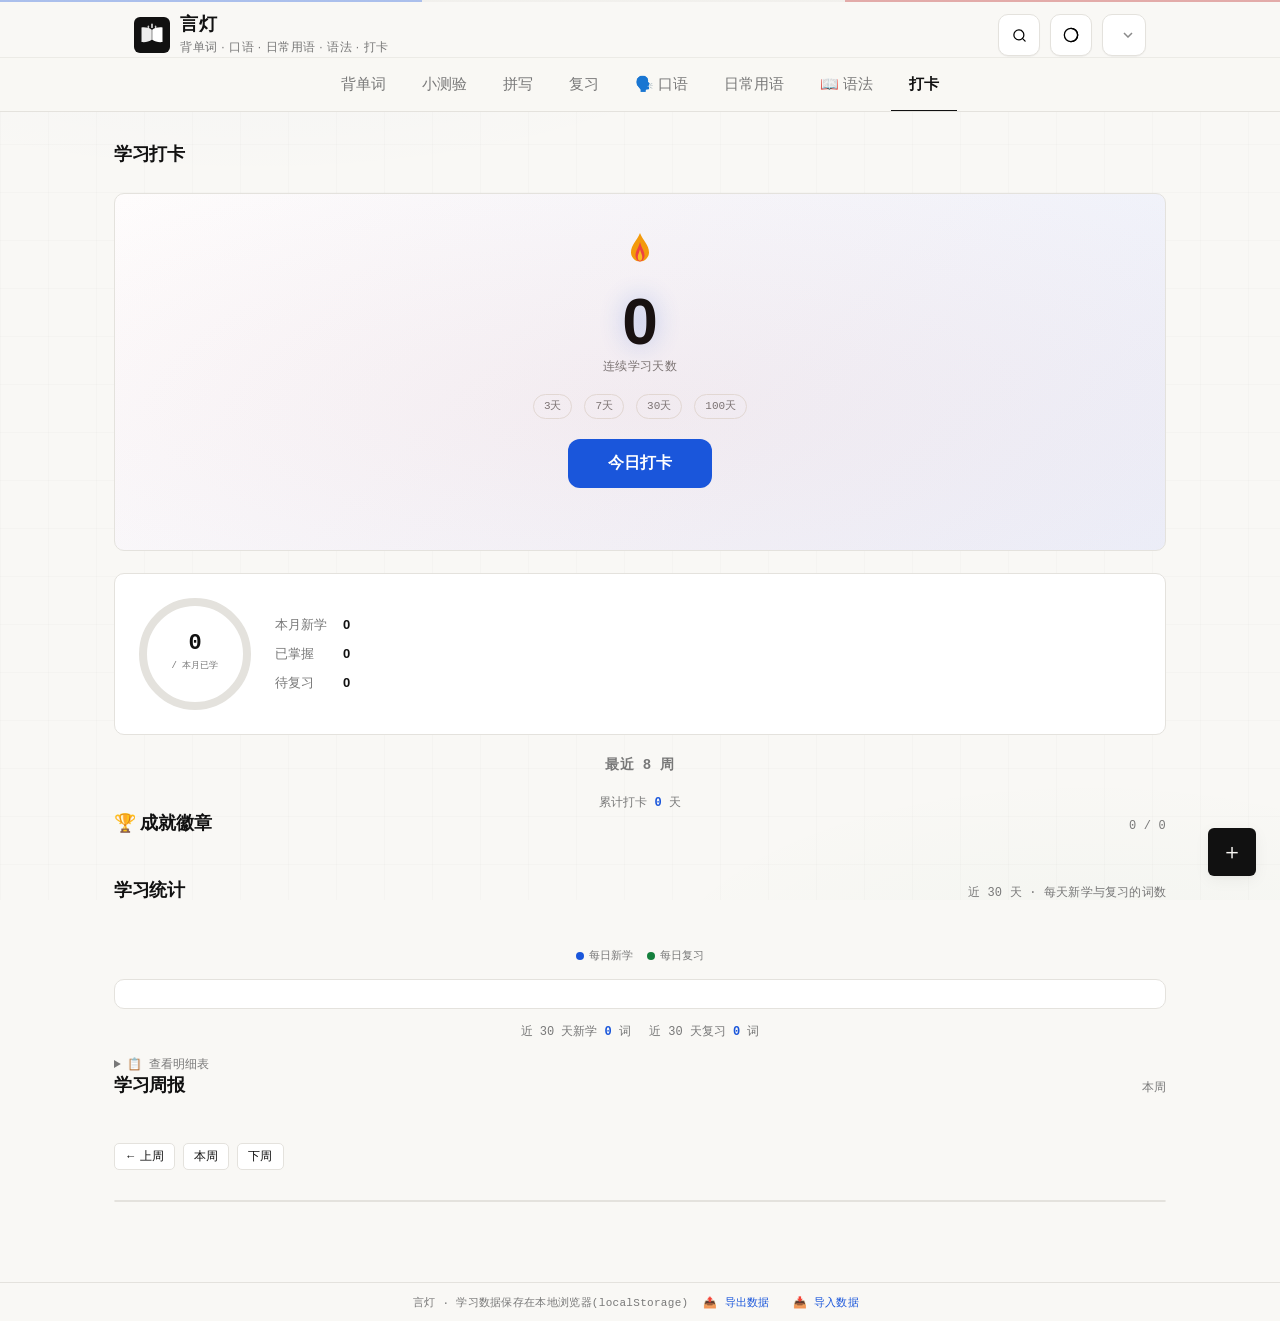
<file: checkin.html>
<!DOCTYPE html>
<html lang="zh-CN">
<head>
  <meta charset="UTF-8">
  <meta name="viewport" content="width=device-width, initial-scale=1.0">
  <title>言灯 · 打卡</title>
  <link rel="stylesheet" href="style.css">
  <link rel="icon" type="image/svg+xml" href="logo.svg">
</head>
<body data-page="checkin">
<!-- 开场动画 -->
<div class="splash" id="splash">
  <div class="splash-logo">
    <svg viewBox="0 0 46 46" width="76" height="76" aria-hidden="true">
      <path class="book-l" pathLength="100" d="M22.7 16.2 C19.3 13.7 14.4 12.7 9.6 13.3 L9.6 32 C14.4 32.6 19.3 31.6 22.7 29.1 Z" fill="none" stroke="#fff" stroke-width="1.6" stroke-linecap="round" stroke-linejoin="round" opacity=".92"/>
      <path class="book-r" pathLength="100" d="M23.3 16.2 C26.7 13.7 31.6 12.7 36.4 13.3 L36.4 32 C31.6 32.6 26.7 31.6 23.3 29.1 Z" fill="none" stroke="#fff" stroke-width="1.6" stroke-linecap="round" stroke-linejoin="round"/>
      <rect class="wave w1" x="22.1" y="8.2" width="1.8" height="6" rx=".9" fill="#fff"/>
      <rect class="wave w2" x="17.5" y="10.8" width="1.8" height="3.4" rx=".9" fill="#fff" opacity=".78"/>
      <rect class="wave w3" x="26.7" y="10.8" width="1.8" height="3.4" rx=".9" fill="#fff" opacity=".78"/>
    </svg>
  </div>
  <div class="splash-name">言灯</div>
  <div class="splash-line"></div>
  <div class="splash-tag">背单词 · 口语 · 日常用语 · 语法 · 打卡</div>
  <div class="splash-hint">点击任意处跳过</div>
</div>
<header class="site-header">
  <div class="header-inner">
    <div class="brand">
      <a href="index.html" class="brand-logo" title="返回首页"><svg viewBox="0 0 46 46" width="46" height="46" aria-hidden="true"><path d="M22.7 16.2 C19.3 13.7 14.4 12.7 9.6 13.3 L9.6 32 C14.4 32.6 19.3 31.6 22.7 29.1 Z" fill="#fff" opacity=".92"/><path d="M23.3 16.2 C26.7 13.7 31.6 12.7 36.4 13.3 L36.4 32 C31.6 32.6 26.7 31.6 23.3 29.1 Z" fill="#fff"/><rect x="22.1" y="8.2" width="1.8" height="6" rx=".9" fill="#fff"/><rect x="17.5" y="10.8" width="1.8" height="3.4" rx=".9" fill="#fff" opacity=".78"/><rect x="26.7" y="10.8" width="1.8" height="3.4" rx=".9" fill="#fff" opacity=".78"/></svg></a>
      <div class="brand-text">
        <h1>言灯</h1>
        <p>背单词 · 口语 · 日常用语 · 语法 · 打卡</p>
      </div>
    </div>
    <div class="header-right">
      <button id="search-btn" class="theme-toggle" title="查词搜索">
        <svg width="14" height="14" viewBox="0 0 24 24" fill="none" stroke="currentColor" stroke-width="2" stroke-linecap="round" stroke-linejoin="round"><circle cx="11" cy="11" r="8"/><line x1="21" y1="21" x2="16.65" y2="16.65"/></svg>
      </button>
      <div class="theme-wrap">
        <button id="theme-toggle" class="theme-toggle" title="主题配色与深色模式">
          <svg width="14" height="14" viewBox="0 0 24 24" fill="none" stroke="currentColor" stroke-width="2" stroke-linecap="round" stroke-linejoin="round"><circle cx="12" cy="12" r="10"/><path d="M12 2a10 10 0 0 1 0 20"/></svg>
        </button>
        <div class="theme-panel" id="theme-panel">
          <div class="theme-panel-title">主题配色</div>
          <div class="theme-swatches" id="theme-swatches"></div>
          <div class="theme-panel-divider"></div>
          <div class="theme-panel-title">排版风格</div>
          <div class="layout-swatches" id="layout-swatches"></div>
          <div class="theme-panel-divider"></div>
          <button class="theme-dark-btn" id="theme-dark-btn">深色模式: 关</button>
        </div>
      </div>
      <select id="lang-select" class="lang-select" title="选择语言"></select>
    </div>
  </div>
    <nav class="tabs">
    <a class="tab" href="index.html">背单词</a>
    <a class="tab" href="quiz.html">小测验</a>
    <a class="tab" href="spell.html">拼写</a>
    <a class="tab" href="review.html">复习</a>
    <a class="tab" href="speak.html">🗣️ 口语</a>
    <a class="tab" href="phrases.html"> 日常用语</a>
    <a class="tab" href="grammar.html" data-tab="grammar">📖 语法</a>
    <a class="tab active" href="checkin.html">打卡</a>
    </nav>
</header>

<main class="container">

  <!-- 打卡 -->
  <section class="tab-panel active reveal">
    <div class="panel-head"><h2>学习打卡</h2></div>

    <!-- 主 HERO: 火焰 + 数字 + 按钮 -->
    <div class="checkin-hero">
      <div class="hero-fire">
        <svg class="fire-svg" viewBox="0 0 64 64" width="48" height="48" aria-hidden="true">
          <path class="flame-1" d="M32 4 C28 14 20 20 20 30 C20 36 25 42 32 42 C39 42 44 36 44 30 C44 20 36 14 32 4 Z" fill="var(--flame-core)"/>
          <path class="flame-2" d="M32 16 C30 24 26 28 26 34 C26 38 29 42 32 42 C35 42 38 38 38 34 C38 28 34 24 32 16 Z" fill="var(--flame-mid)"/>
          <path class="flame-3" d="M32 26 C31 30 29 33 29 36 C29 39 30 41 32 41 C34 41 35 39 35 36 C35 33 33 30 32 26 Z" fill="var(--flame-tip)"/>
        </svg>
      </div>
      <div class="streak-num" id="streak-days">0</div>
      <div class="streak-label">连续学习天数</div>
      <div class="streak-milestones" id="streak-milestones">
        <span class="milestone" data-target="3">3天</span>
        <span class="milestone" data-target="7">7天</span>
        <span class="milestone" data-target="30">30天</span>
        <span class="milestone" data-target="100">100天</span>
      </div>
      <button class="btn btn-primary btn-lg checkin-btn" id="checkin-btn">今日打卡</button>
      <p class="checkin-msg" id="checkin-msg"></p>
    </div>

    <!-- 月度进度环 -->
    <div class="month-ring-wrap">
      <svg class="month-ring" viewBox="0 0 120 120" width="120" height="120">
        <circle class="ring-bg" cx="60" cy="60" r="52" fill="none" stroke="var(--border)" stroke-width="8"/>
        <circle class="ring-fill" id="ring-fill" cx="60" cy="60" r="52" fill="none" stroke="var(--primary)" stroke-width="8" stroke-linecap="round"
          stroke-dasharray="326.73" stroke-dashoffset="326.73" transform="rotate(-90 60 60)"/>
        <text class="ring-text" x="60" y="55" text-anchor="middle" font-size="22" font-weight="700" fill="var(--text)" font-family="var(--font-mono)" id="ring-num">0</text>
        <text class="ring-sub" x="60" y="74" text-anchor="middle" font-size="9" fill="var(--text-muted)" font-family="var(--font-mono)" id="ring-sub">/ 本月已学</text>
      </svg>
      <div class="month-ring-info">
        <div class="ring-stat"><span class="label">本月新学</span><b id="month-new">0</b></div>
        <div class="ring-stat"><span class="label">已掌握</span><b id="month-mastered">0</b></div>
        <div class="ring-stat"><span class="label">待复习</span><b id="month-due">0</b></div>
      </div>
    </div>

    <h3 class="cal-section-title">最近 8 周</h3>
    <div class="calendar" id="calendar"></div>
    <p class="total-days">累计打卡 <b id="checkin-total">0</b> 天</p>
  </section>

  <!-- 成就徽章 -->
  <section class="tab-panel active reveal">
    <div class="panel-head"><h2>🏆 成就徽章</h2><span class="sub-tip" id="achievement-count">0 / 0</span></div>
    <div class="badge-grid" id="achievement-grid"></div>
  </section>

  <!-- 学习统计趋势图 -->
  <section class="tab-panel active stats-panel reveal">
    <div class="panel-head"><h2>学习统计</h2><span class="sub-tip">近 30 天 · 每天新学与复习的词数</span></div>
    <div class="chart-legend">
      <span class="legend-item"><i class="legend-dot" style="background:var(--chart-new)"></i>每日新学</span>
      <span class="legend-item"><i class="legend-dot" style="background:var(--chart-review)"></i>每日复习</span>
    </div>
    <div class="chart-wrap" id="stats-chart"></div>
    <div class="chart-tip" id="chart-tip" hidden></div>
    <div class="chart-summary">
      <span>近 30 天新学 <b id="stats-new-total">0</b> 词</span>
      <span>近 30 天复习 <b id="stats-rev-total">0</b> 词</span>
    </div>
    <details class="stats-detail">
      <summary>📋 查看明细表</summary>
      <div class="stats-table" id="stats-table"></div>
    </details>
  </section>

  <!-- 周报 -->
  <section class="tab-panel active reveal">
    <div class="panel-head"><h2>学习周报</h2><span class="sub-tip" id="weekly-range-label">本周</span></div>
    <div class="weekly-nav">
      <button class="btn btn-light btn-sm" id="weekly-prev">← 上周</button>
      <button class="btn btn-light btn-sm" id="weekly-today">本周</button>
      <button class="btn btn-light btn-sm" id="weekly-next">下周</button>
    </div>
    <div class="weekly-grid" id="weekly-grid"></div>
    <div class="weekly-footer" id="weekly-footer"></div>
  </section>

</main>

<footer class="site-footer">
  言灯 · 学习数据保存在本地浏览器(localStorage)
  <span class="footer-ops">
    <a href="#" id="export-btn">📤 导出数据</a>
    <a href="#" id="import-btn">📥 导入数据</a>
  </span>
</footer>

<div class="toast" id="toast"></div>

<!-- 一键添加单词(悬浮按钮) -->
<button id="fab-add" class="fab" title="一键添加单词">＋</button>

<!-- 添加单词弹窗 -->
<div class="modal" id="add-modal" hidden>
  <div class="modal-box">
    <h3>✍️ 添加单词</h3>
    <div class="add-mode-tabs">
      <button class="add-mode-tab active" data-mode="single">单个添加</button>
      <button class="add-mode-tab" data-mode="bulk">批量导入</button>
    </div>
    <div id="add-single-view">
      <label class="modal-label" for="add-ru">俄语单词(可带重音符号 ́)</label>
      <input id="add-ru" type="text" placeholder="如: молоко́">
      <label class="modal-label" for="add-zh">中文意思</label>
      <input id="add-zh" type="text" placeholder="如: 牛奶">
      <label class="modal-label" for="add-cat">分类(可选,可直接输入新分类)</label>
      <input id="add-cat" type="text" list="add-cat-list" placeholder="如: 场景·厨房做饭(不填归入「自定义」)">
      <datalist id="add-cat-list"></datalist>
      <label class="modal-label" for="add-note">备注(可选,显示在卡片背面)</label>
      <input id="add-note" type="text" placeholder="如: 接第3格:звони́ть кому́">
      <p class="modal-tip">💡 保存后自动标记「认识」,直接进入艾宾浩斯复习计划</p>
    </div>
    <div id="add-bulk-view" hidden>
      <label class="modal-label" for="add-bulk-cat">导入到分类(可选,不填归入「自定义」)</label>
      <input id="add-bulk-cat" type="text" list="add-cat-list" placeholder="如: 场景·餐厅点餐">
      <label class="modal-label" for="add-bulk-text">每行一个单词:单词 | 意思 | 备注(备注可选)</label>
      <textarea id="add-bulk-text" rows="8" placeholder="молоко́ | 牛奶&#10;звони́ть | 打电话 | 接第 3 格"></textarea>
      <p class="modal-tip">💡 支持 | 、Tab 或多个空格分隔;一键导入后全部自动标记「认识」并进入艾宾浩斯复习计划,重复的单词自动跳过</p>
    </div>
    <div class="modal-actions">
      <button class="btn btn-light" id="add-cancel">取消</button>
      <button class="btn btn-primary" id="add-save">保存并开始学习</button>
    </div>
  </div>
</div>

<!-- 查词搜索弹窗(任意页面可用) -->
<div class="modal" id="search-modal" hidden>
  <div class="modal-box search-box">
    <h3> 查词</h3>
    <input id="search-input" type="search" placeholder="输入单词或中文意思,如: молоко́ 或 牛奶">
    <div class="search-results" id="search-results"></div>
    <div class="modal-actions">
      <button class="btn btn-light" id="search-close">关闭</button>
    </div>
  </div>
</div>

<!-- 导入数据(隐藏文件选择) -->
<input type="file" id="import-file" accept=".json,application/json" hidden>

<script src="langs.js"></script>
<script src="data-ru.js"></script>
<script src="app.js"></script>
</body>
</html>
</file>
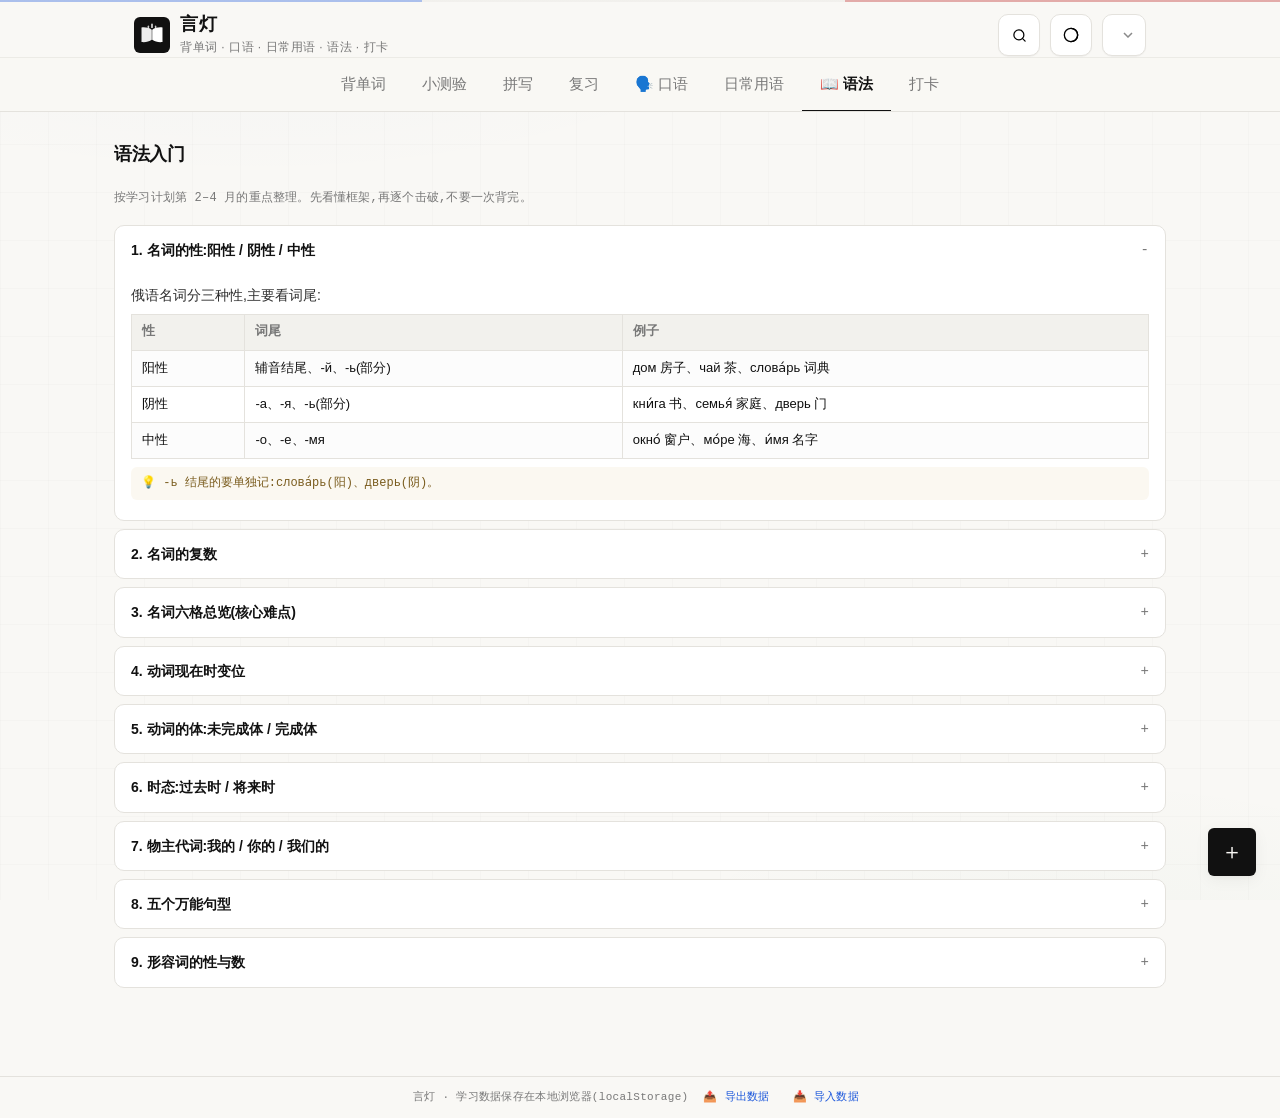
<file: grammar.html>
<!DOCTYPE html>
<html lang="zh-CN">
<head>
  <meta charset="UTF-8">
  <meta name="viewport" content="width=device-width, initial-scale=1.0">
  <title>言灯 · 语法</title>
  <link rel="stylesheet" href="style.css">
  <link rel="icon" type="image/svg+xml" href="logo.svg">
</head>
<body data-page="grammar">
<!-- 开场动画 -->
<div class="splash" id="splash">
  <div class="splash-logo">
    <svg viewBox="0 0 46 46" width="76" height="76" aria-hidden="true">
      <path class="book-l" pathLength="100" d="M22.7 16.2 C19.3 13.7 14.4 12.7 9.6 13.3 L9.6 32 C14.4 32.6 19.3 31.6 22.7 29.1 Z" fill="none" stroke="#fff" stroke-width="1.6" stroke-linecap="round" stroke-linejoin="round" opacity=".92"/>
      <path class="book-r" pathLength="100" d="M23.3 16.2 C26.7 13.7 31.6 12.7 36.4 13.3 L36.4 32 C31.6 32.6 26.7 31.6 23.3 29.1 Z" fill="none" stroke="#fff" stroke-width="1.6" stroke-linecap="round" stroke-linejoin="round"/>
      <rect class="wave w1" x="22.1" y="8.2" width="1.8" height="6" rx=".9" fill="#fff"/>
      <rect class="wave w2" x="17.5" y="10.8" width="1.8" height="3.4" rx=".9" fill="#fff" opacity=".78"/>
      <rect class="wave w3" x="26.7" y="10.8" width="1.8" height="3.4" rx=".9" fill="#fff" opacity=".78"/>
    </svg>
  </div>
  <div class="splash-name">言灯</div>
  <div class="splash-line"></div>
  <div class="splash-tag">背单词 · 口语 · 日常用语 · 语法 · 打卡</div>
  <div class="splash-hint">点击任意处跳过</div>
</div>
<header class="site-header">
  <div class="header-inner">
    <div class="brand">
      <a href="index.html" class="brand-logo" title="返回首页"><svg viewBox="0 0 46 46" width="46" height="46" aria-hidden="true"><path d="M22.7 16.2 C19.3 13.7 14.4 12.7 9.6 13.3 L9.6 32 C14.4 32.6 19.3 31.6 22.7 29.1 Z" fill="#fff" opacity=".92"/><path d="M23.3 16.2 C26.7 13.7 31.6 12.7 36.4 13.3 L36.4 32 C31.6 32.6 26.7 31.6 23.3 29.1 Z" fill="#fff"/><rect x="22.1" y="8.2" width="1.8" height="6" rx=".9" fill="#fff"/><rect x="17.5" y="10.8" width="1.8" height="3.4" rx=".9" fill="#fff" opacity=".78"/><rect x="26.7" y="10.8" width="1.8" height="3.4" rx=".9" fill="#fff" opacity=".78"/></svg></a>
      <div class="brand-text">
        <h1>言灯</h1>
        <p>背单词 · 口语 · 日常用语 · 语法 · 打卡</p>
      </div>
    </div>
    <div class="header-right">
      <button id="search-btn" class="theme-toggle" title="查词搜索">
        <svg width="14" height="14" viewBox="0 0 24 24" fill="none" stroke="currentColor" stroke-width="2" stroke-linecap="round" stroke-linejoin="round"><circle cx="11" cy="11" r="8"/><line x1="21" y1="21" x2="16.65" y2="16.65"/></svg>
      </button>
      <div class="theme-wrap">
        <button id="theme-toggle" class="theme-toggle" title="主题配色与深色模式">
          <svg width="14" height="14" viewBox="0 0 24 24" fill="none" stroke="currentColor" stroke-width="2" stroke-linecap="round" stroke-linejoin="round"><circle cx="12" cy="12" r="10"/><path d="M12 2a10 10 0 0 1 0 20"/></svg>
        </button>
        <div class="theme-panel" id="theme-panel">
          <div class="theme-panel-title">主题配色</div>
          <div class="theme-swatches" id="theme-swatches"></div>
          <div class="theme-panel-divider"></div>
          <div class="theme-panel-title">排版风格</div>
          <div class="layout-swatches" id="layout-swatches"></div>
          <div class="theme-panel-divider"></div>
          <button class="theme-dark-btn" id="theme-dark-btn">深色模式: 关</button>
        </div>
      </div>
      <select id="lang-select" class="lang-select" title="选择语言"></select>
    </div>
  </div>
    <nav class="tabs">
    <a class="tab" href="index.html">背单词</a>
    <a class="tab" href="quiz.html">小测验</a>
    <a class="tab" href="spell.html">拼写</a>
    <a class="tab" href="review.html">复习</a>
    <a class="tab" href="speak.html">🗣️ 口语</a>
    <a class="tab" href="phrases.html"> 日常用语</a>
    <a class="tab active" href="grammar.html" data-tab="grammar">📖 语法</a>
    <a class="tab" href="checkin.html">打卡</a>
    </nav>
</header>

<main class="container">

  <!-- 语法(俄语专属) -->
  <section class="tab-panel active reveal">
    <div class="panel-head"><h2>语法入门</h2></div>
    <p class="sub-tip">按学习计划第 2–4 月的重点整理。先看懂框架,再逐个击破,不要一次背完。</p>

    <details class="grammar-card" open>
      <summary>1. 名词的性:阳性 / 阴性 / 中性</summary>
      <div class="grammar-body">
        <p>俄语名词分三种性,主要看词尾:</p>
        <table class="g-table">
          <tr><th>性</th><th>词尾</th><th>例子</th></tr>
          <tr><td>阳性</td><td>辅音结尾、-й、-ь(部分)</td><td>дом 房子、чай 茶、слова́рь 词典</td></tr>
          <tr><td>阴性</td><td>-а、-я、-ь(部分)</td><td>кни́га 书、семья́ 家庭、дверь 门</td></tr>
          <tr><td>中性</td><td>-о、-е、-мя</td><td>окно́ 窗户、мо́ре 海、и́мя 名字</td></tr>
        </table>
        <p class="tip">💡 -ь 结尾的要单独记:слова́рь(阳)、дверь(阴)。</p>
      </div>
    </details>

    <details class="grammar-card">
      <summary>2. 名词的复数</summary>
      <div class="grammar-body">
        <table class="g-table">
          <tr><th>单数词尾</th><th>复数词尾</th><th>例子</th></tr>
          <tr><td>辅音、-а</td><td>-ы</td><td>стол → столы́ 桌子</td></tr>
          <tr><td>-й、-я、-ь</td><td>-и</td><td>слова́рь → словари́ 词典</td></tr>
          <tr><td>-о</td><td>-а</td><td>окно́ → о́кна 窗户</td></tr>
          <tr><td>-е</td><td>-я</td><td>мо́ре → моря́ 海</td></tr>
        </table>
      </div>
    </details>

    <details class="grammar-card">
      <summary>3. 名词六格总览(核心难点)</summary>
      <div class="grammar-body">
        <p>俄语名词在不同句子成分中用不同的"格",共六个。先记住每格回答什么问题:</p>
        <table class="g-table">
          <tr><th>格</th><th>提问词</th><th>主要用法</th></tr>
          <tr><td>主格</td><td>кто? что?(谁?什么?)</td><td>主语</td></tr>
          <tr><td>属格</td><td>кого́? чего́?(谁的?什么的?)</td><td>所属、"没有"、数量之后</td></tr>
          <tr><td>与格</td><td>кому́? чему́?(给谁?)</td><td>间接宾语、"我感到…"</td></tr>
          <tr><td>宾格</td><td>кого́? что?</td><td>直接宾语</td></tr>
          <tr><td>工具格</td><td>кем? чем?(用什么?)</td><td>工具、方式、职业</td></tr>
          <tr><td>前置格</td><td>о ком? о чём?(关于…)</td><td>只和 в / на / о 等介词连用</td></tr>
        </table>
        <p>示例:кни́га(书,阴性)</p>
        <table class="g-table">
          <tr><th>格</th><th>单数</th><th>例句</th></tr>
          <tr><td>主格</td><td>кни́га</td><td>Э́то кни́га. 这是书。</td></tr>
          <tr><td>属格</td><td>кни́ги</td><td>У меня́ нет кни́ги. 我没有书。</td></tr>
          <tr><td>与格</td><td>кни́ге</td><td>Я рад кни́ге. 我为书高兴。</td></tr>
          <tr><td>宾格</td><td>кни́гу</td><td>Я чита́ю кни́гу. 我在读书。</td></tr>
          <tr><td>工具格</td><td>кни́гой</td><td>Я интересу́юсь кни́гой. 我对书感兴趣。</td></tr>
          <tr><td>前置格</td><td>о кни́ге</td><td>Мы говори́м о кни́ге. 我们在谈论书。</td></tr>
        </table>
        <p class="tip">💡 学一个格就造 10 个句子,比背整张表有效得多。</p>
      </div>
    </details>

    <details class="grammar-card">
      <summary>4. 动词现在时变位</summary>
      <div class="grammar-body">
        <p><b>第一变位法</b>(-ать、-еть 等):чита́ть 读</p>
        <table class="g-table">
          <tr><th>人称</th><th>变位</th></tr>
          <tr><td>я 我</td><td>чита́ю</td></tr>
          <tr><td>ты 你</td><td>чита́ешь</td></tr>
          <tr><td>он / она́ 他/她</td><td>чита́ет</td></tr>
          <tr><td>мы 我们</td><td>чита́ем</td></tr>
          <tr><td>вы 你们/您</td><td>чита́ете</td></tr>
          <tr><td>они́ 他们</td><td>чита́ют</td></tr>
        </table>
        <p><b>第二变位法</b>(-ить 等):говори́ть 说</p>
        <table class="g-table">
          <tr><th>人称</th><th>变位</th></tr>
          <tr><td>я</td><td>говорю́</td></tr>
          <tr><td>ты</td><td>говори́шь</td></tr>
          <tr><td>он / она́</td><td>говори́т</td></tr>
          <tr><td>мы</td><td>говори́м</td></tr>
          <tr><td>вы</td><td>говори́те</td></tr>
          <tr><td>они́</td><td>говоря́т</td></tr>
        </table>
        <p class="tip">💡 每天手写 3 个动词的完整变位,一周后就会形成感觉。</p>
      </div>
    </details>

    <details class="grammar-card">
      <summary>5. 动词的体:未完成体 / 完成体</summary>
      <div class="grammar-body">
        <p>俄语动词分"体",表示动作是否完成:</p>
        <table class="g-table">
          <tr><th>体</th><th>含义</th><th>例子</th></tr>
          <tr><td>未完成体</td><td>过程、习惯、正在进行</td><td>Я чита́ю кни́гу. 我在读书。</td></tr>
          <tr><td>完成体</td><td>动作完成、一次性结果</td><td>Я прочита́л кни́гу. 我读完了书。</td></tr>
        </table>
        <p class="tip">💡 完成体没有现在时(已经"完成了"),只有过去时和将来时。</p>
      </div>
    </details>

    <details class="grammar-card">
      <summary>6. 时态:过去时 / 将来时</summary>
      <div class="grammar-body">
        <p><b>过去时</b>:动词原形去掉 -ть,加 -л(阳)/ -ла(阴)/ -ло(中)/ -ли(复):</p>
        <ul class="g-list">
          <li>Он чита́л. — 他读过。</li>
          <li>Она́ чита́ла. — 她读过。</li>
          <li>Они́ чита́ли. — 他们读过。</li>
        </ul>
        <p><b>将来时</b>:быть 的将来时变位 + 动词原形:</p>
        <ul class="g-list">
          <li>Я бу́ду чита́ть. — 我将要读。</li>
          <li>Он бу́дет говори́ть. — 他将要说。</li>
        </ul>
      </div>
    </details>

    <details class="grammar-card">
      <summary>7. 物主代词:我的 / 你的 / 我们的</summary>
      <div class="grammar-body">
        <p>物主代词跟着名词的性、数变化:</p>
        <table class="g-table">
          <tr><th>名词性数</th><th>我的</th><th>你的</th><th>我们的</th><th>例子</th></tr>
          <tr><td>阳性</td><td>мой</td><td>твой</td><td>наш</td><td>мой дом 我的房子</td></tr>
          <tr><td>阴性</td><td>моя́</td><td>твоя́</td><td>на́ша</td><td>моя́ кни́га 我的书</td></tr>
          <tr><td>中性</td><td>моё</td><td>твоё</td><td>на́ше</td><td>моё окно́ 我的窗户</td></tr>
          <tr><td>复数</td><td>мои́</td><td>твои́</td><td>на́ши</td><td>мои́ кни́ги 我的书(复)</td></tr>
        </table>
      </div>
    </details>

    <details class="grammar-card">
      <summary>8. 五个万能句型</summary>
      <div class="grammar-body">
        <ul class="g-list">
          <li><b>Э́то + 主格</b>:Э́то моя́ ма́ма. — 这是我妈妈。</li>
          <li><b>У + 属格 + есть + 主格</b>:У меня́ есть брат. — 我有一个兄弟。</li>
          <li><b>Мне + 与格 + нра́вится + 主格</b>:Мне нра́вится Москва́. — 我喜欢莫斯科。</li>
          <li><b>否定:нет + 属格</b>:У меня́ нет вре́мени. — 我没有时间。</li>
          <li><b>Я хочу́ + 动词原形</b>:Я хочу́ спать. — 我想睡觉。</li>
        </ul>
        <p class="tip">💡 这 5 个句型能应付大量日常表达,先练熟。</p>
      </div>
    </details>

    <details class="grammar-card">
      <summary>9. 形容词的性与数</summary>
      <div class="grammar-body">
        <p>形容词词尾跟随名词变化:</p>
        <table class="g-table">
          <tr><th>性数</th><th>词尾</th><th>例子</th></tr>
          <tr><td>阳性</td><td>-ый / -ий / -ой</td><td>но́вый дом 新房子</td></tr>
          <tr><td>阴性</td><td>-ая</td><td>но́вая кни́га 新书</td></tr>
          <tr><td>中性</td><td>-ое</td><td>но́вое окно́ 新窗户</td></tr>
          <tr><td>复数</td><td>-ые</td><td>но́вые кни́ги 新书(复)</td></tr>
        </table>
      </div>
    </details>
  </section>

</main>

<footer class="site-footer">
  言灯 · 学习数据保存在本地浏览器(localStorage)
  <span class="footer-ops">
    <a href="#" id="export-btn">📤 导出数据</a>
    <a href="#" id="import-btn">📥 导入数据</a>
  </span>
</footer>

<div class="toast" id="toast"></div>

<!-- 一键添加单词(悬浮按钮) -->
<button id="fab-add" class="fab" title="一键添加单词">＋</button>

<!-- 添加单词弹窗 -->
<div class="modal" id="add-modal" hidden>
  <div class="modal-box">
    <h3>✍️ 添加单词</h3>
    <div class="add-mode-tabs">
      <button class="add-mode-tab active" data-mode="single">单个添加</button>
      <button class="add-mode-tab" data-mode="bulk">批量导入</button>
    </div>
    <div id="add-single-view">
      <label class="modal-label" for="add-ru">俄语单词(可带重音符号 ́)</label>
      <input id="add-ru" type="text" placeholder="如: молоко́">
      <label class="modal-label" for="add-zh">中文意思</label>
      <input id="add-zh" type="text" placeholder="如: 牛奶">
      <label class="modal-label" for="add-cat">分类(可选,可直接输入新分类)</label>
      <input id="add-cat" type="text" list="add-cat-list" placeholder="如: 场景·厨房做饭(不填归入「自定义」)">
      <datalist id="add-cat-list"></datalist>
      <label class="modal-label" for="add-note">备注(可选,显示在卡片背面)</label>
      <input id="add-note" type="text" placeholder="如: 接第3格:звони́ть кому́">
      <p class="modal-tip">💡 保存后自动标记「认识」,直接进入艾宾浩斯复习计划</p>
    </div>
    <div id="add-bulk-view" hidden>
      <label class="modal-label" for="add-bulk-cat">导入到分类(可选,不填归入「自定义」)</label>
      <input id="add-bulk-cat" type="text" list="add-cat-list" placeholder="如: 场景·餐厅点餐">
      <label class="modal-label" for="add-bulk-text">每行一个单词:单词 | 意思 | 备注(备注可选)</label>
      <textarea id="add-bulk-text" rows="8" placeholder="молоко́ | 牛奶&#10;звони́ть | 打电话 | 接第 3 格"></textarea>
      <p class="modal-tip">💡 支持 | 、Tab 或多个空格分隔;一键导入后全部自动标记「认识」并进入艾宾浩斯复习计划,重复的单词自动跳过</p>
    </div>
    <div class="modal-actions">
      <button class="btn btn-light" id="add-cancel">取消</button>
      <button class="btn btn-primary" id="add-save">保存并开始学习</button>
    </div>
</div>
</div>

<!-- 查词搜索弹窗(任意页面可用) -->
<div class="modal" id="search-modal" hidden>
  <div class="modal-box search-box">
    <h3> 查词</h3>
    <input id="search-input" type="search" placeholder="输入单词或中文意思,如: молоко́ 或 牛奶">
    <div class="search-results" id="search-results"></div>
    <div class="modal-actions">
      <button class="btn btn-light" id="search-close">关闭</button>
    </div>
  </div>
</div>

<!-- 导入数据(隐藏文件选择) -->
<input type="file" id="import-file" accept=".json,application/json" hidden>

<script src="langs.js"></script>
<script src="data-ru.js"></script>
<script src="app.js"></script>
</body>
</html>
</file>
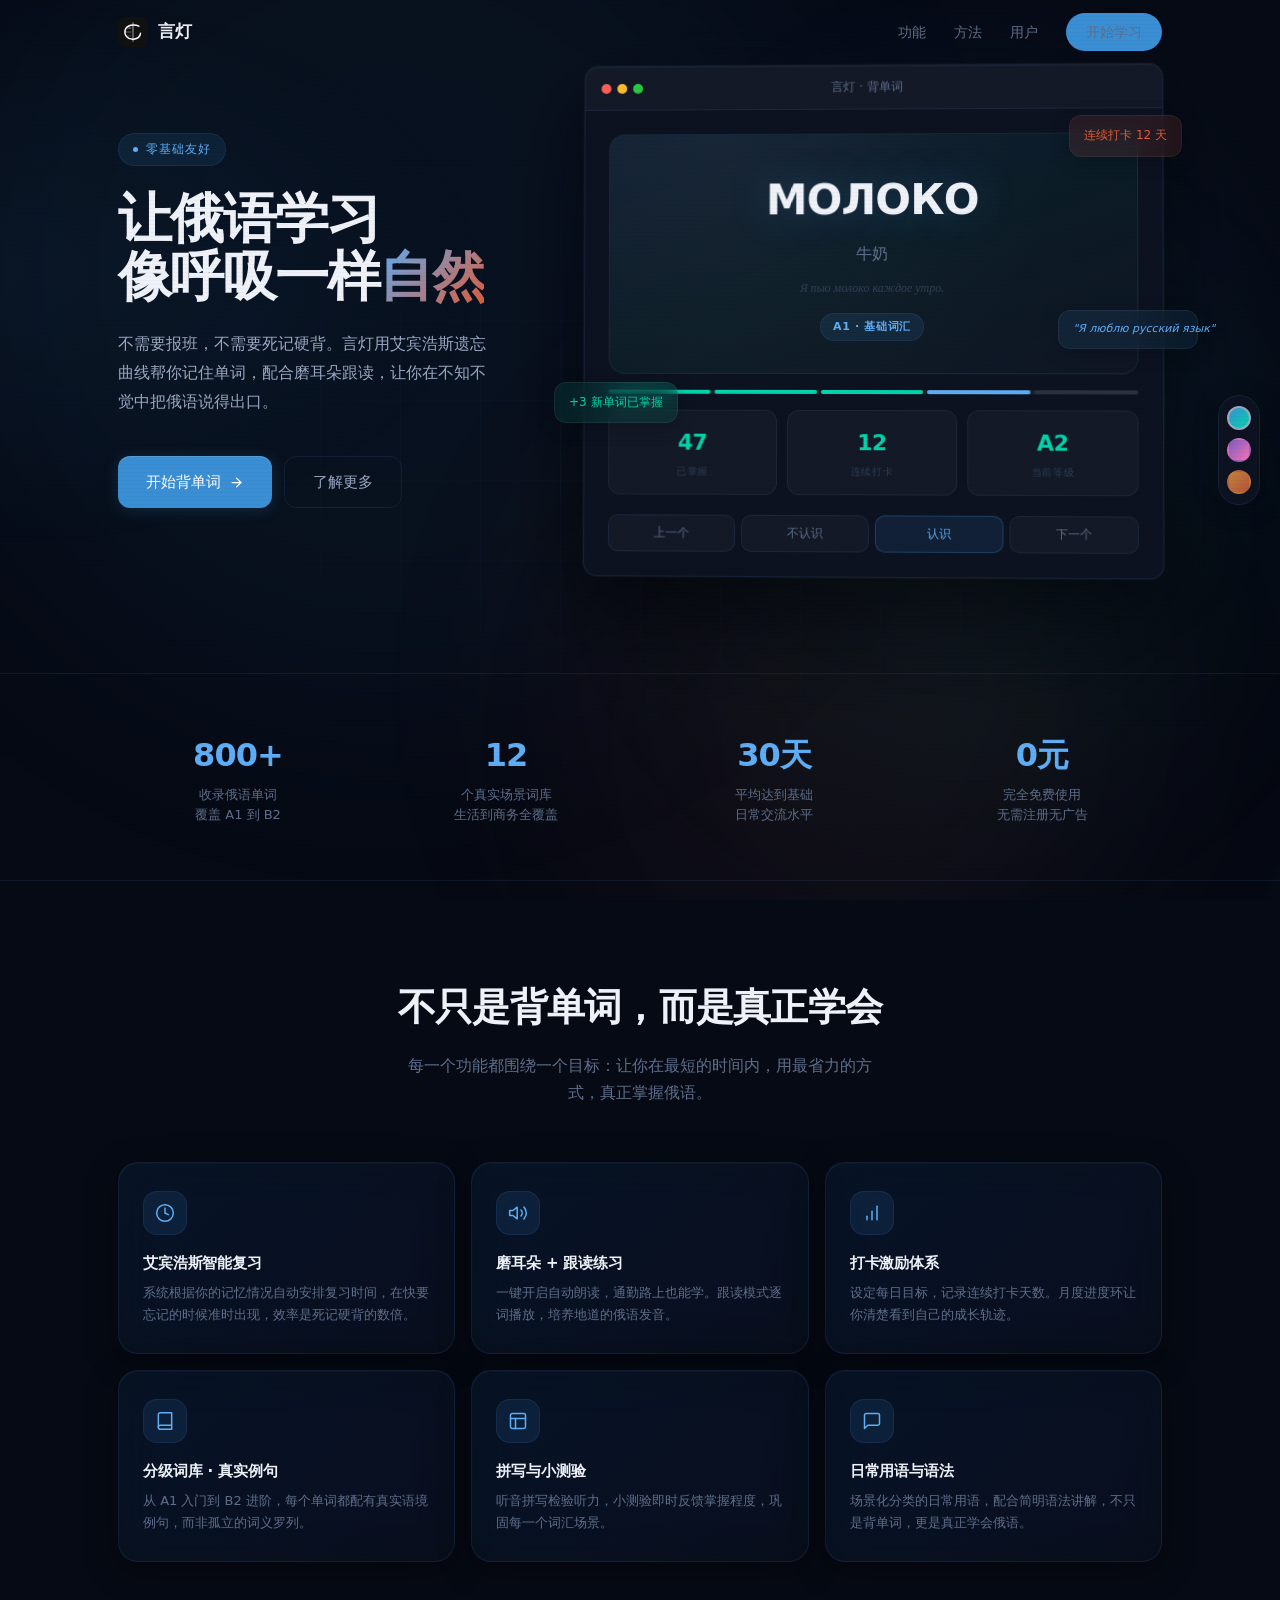
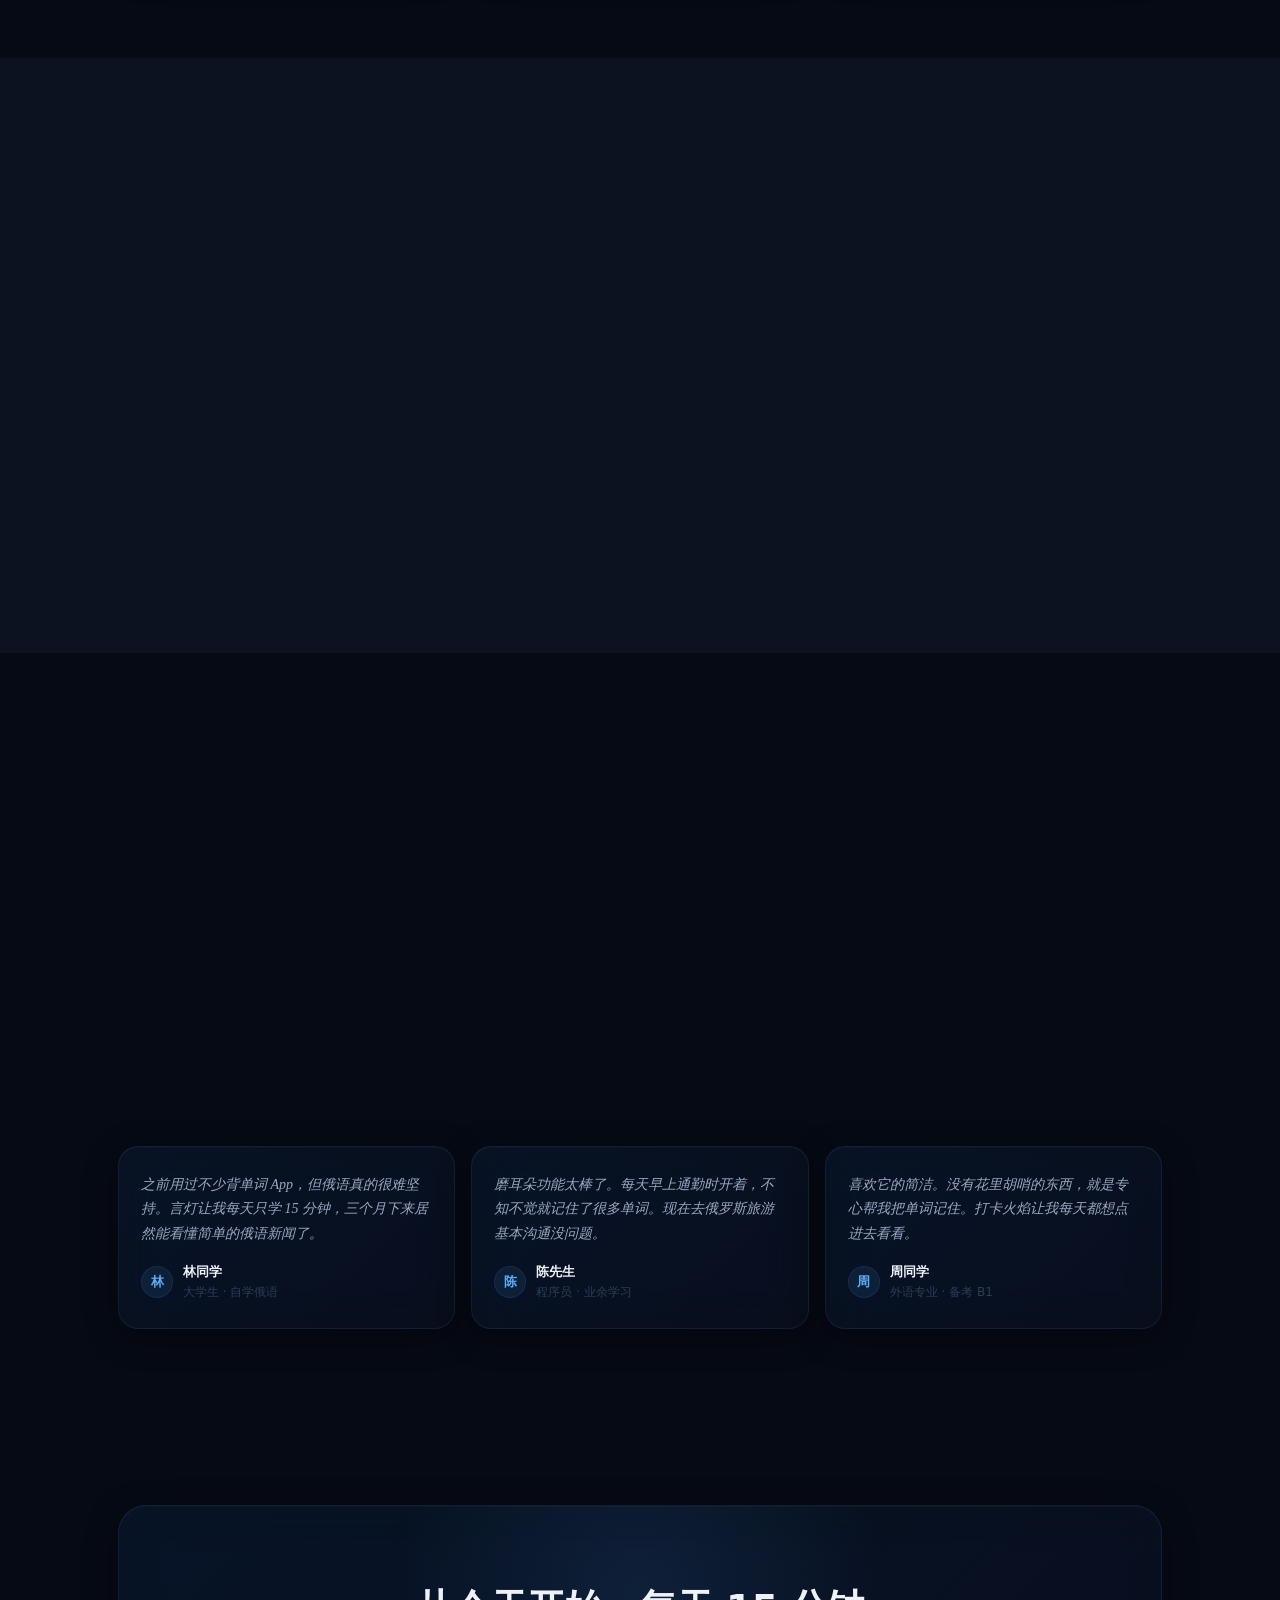
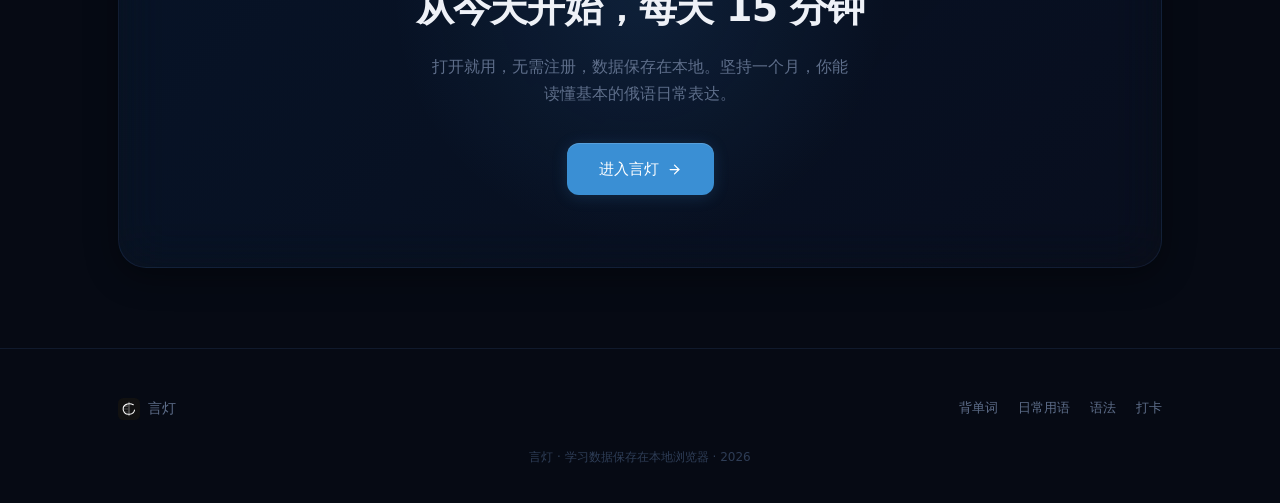
<file: landing.html>
<!DOCTYPE html>
<html lang="zh-CN" data-theme="midnight">
<head>
<meta charset="UTF-8">
<meta name="viewport" content="width=device-width, initial-scale=1.0">
<title>言灯 · 让俄语学习像呼吸一样自然</title>
<meta name="description" content="言灯是一款专为零基础学习者打造的俄语单词记忆工具，艾宾浩斯复习曲线，磨耳朵跟读，打卡成就系统。">
<link rel="icon" type="image/svg+xml" href="logo.svg">
<style>
*,*::before,*::after{box-sizing:border-box;margin:0;padding:0}
:root{--ease:cubic-bezier(.16,1,.3,1);--font-sans:'SF Pro Display','Geist Sans','Helvetica Neue',system-ui,sans-serif}

/* THEMES */
[data-theme="midnight"]{
  --bg:#060a14;--bg-alt:#0c1220;
  --text:#eef1f7;--text-secondary:#9aa8c2;--text-muted:#5e6e8a;--text-dim:#2e3d56;
  --primary:#3a8fd4;--primary-bright:#5eadf5;--primary-soft:rgba(58,143,212,.12);
  --accent:#e05c3a;--accent-soft:rgba(224,92,58,.1);
  --cyan:#00d4aa;--cyan-soft:rgba(0,212,170,.1);
  --border:rgba(90,140,220,.1);--border-solid:#1e2d48;
  --card:rgba(255,255,255,.03);--card-solid:#0c1220;
  --glass-bg:linear-gradient(135deg,rgba(58,143,212,.07),rgba(255,255,255,.02));
  --glass-border:rgba(90,140,220,.12);--glass-inner:rgba(90,140,220,.06);
  --glass-shadow:0 8px 32px rgba(0,0,0,.4),inset 0 1px 0 rgba(90,140,220,.06);
}
[data-theme="aurora"]{
  --bg:#0b0814;--bg-alt:#130e20;
  --text:#ede9f7;--text-secondary:#9888b8;--text-muted:#5e5080;--text-dim:#2e2448;
  --primary:#7c5cbf;--primary-bright:#a78bfa;--primary-soft:rgba(124,92,191,.12);
  --accent:#f472b6;--accent-soft:rgba(244,114,182,.1);
  --cyan:#22d3ee;--cyan-soft:rgba(34,211,238,.1);
  --border:rgba(124,92,191,.1);--border-solid:#1e1535;
  --card:rgba(255,255,255,.03);--card-solid:#130e20;
  --glass-bg:linear-gradient(135deg,rgba(124,92,191,.08),rgba(34,211,238,.04));
  --glass-border:rgba(140,110,200,.14);--glass-inner:rgba(140,110,200,.06);
  --glass-shadow:0 8px 32px rgba(0,0,0,.45),inset 0 1px 0 rgba(140,110,200,.07);
}
[data-theme="ember"]{
  --bg:#0f0e0c;--bg-alt:#181612;
  --text:#f0ebe0;--text-secondary:#a09080;--text-muted:#685848;--text-dim:#382e24;
  --primary:#c0823a;--primary-bright:#e0a050;--primary-soft:rgba(192,130,58,.1);
  --accent:#b5523e;--accent-soft:rgba(181,82,62,.1);
  --cyan:#5ca08a;--cyan-soft:rgba(92,160,138,.1);
  --border:rgba(180,140,80,.08);--border-solid:#2a2218;
  --card:rgba(255,255,255,.03);--card-solid:#181612;
  --glass-bg:linear-gradient(135deg,rgba(192,130,58,.07),rgba(181,82,62,.04));
  --glass-border:rgba(180,140,80,.12);--glass-inner:rgba(180,140,80,.06);
  --glass-shadow:0 8px 32px rgba(0,0,0,.45),inset 0 1px 0 rgba(180,140,80,.05);
}

html{scroll-behavior:smooth;-webkit-font-smoothing:antialiased}
body{font-family:var(--font-sans);background:var(--bg);color:var(--text);line-height:1.6;overflow-x:hidden}
a{color:inherit;text-decoration:none}img{display:block;max-width:100%}

/* GRID BG - 更淡更克制 */
.grid-bg{position:fixed;inset:0;z-index:0;pointer-events:none;
  background-image:linear-gradient(var(--border) 1px,transparent 1px),linear-gradient(90deg,var(--border) 1px,transparent 1px);
  background-size:80px 80px;
  mask-image:radial-gradient(ellipse 60% 40% at 60% 50%,black,transparent);
  -webkit-mask-image:radial-gradient(ellipse 60% 40% at 60% 50%,black,transparent);
  opacity:.6;
}

/* HERO 区域光晕 — 从右侧向左自然过渡 */
.hero::before{
  content:'';position:absolute;
  width:800px;height:800px;
  background:radial-gradient(circle,rgba(58,143,212,.1) 0%,transparent 65%);
  top:50%;right:-100px;transform:translateY(-50%);
  pointer-events:none;z-index:0;
}
[data-theme="aurora"] .hero::before{background:radial-gradient(circle,rgba(124,92,191,.1),transparent 65%)}
[data-theme="ember"] .hero::before{background:radial-gradient(circle,rgba(192,130,58,.09),transparent 65%)}
body::after{content:'';position:fixed;inset:0;z-index:9998;pointer-events:none;
  background:repeating-linear-gradient(0deg,transparent,transparent 3px,rgba(0,0,0,.025) 3px,rgba(0,0,0,.025) 4px);
}

/* BLOBS — 降低不透明度，更柔和 */
.bg-blobs{position:fixed;inset:0;overflow:hidden;pointer-events:none;z-index:0}
.blob{position:absolute;border-radius:50%;filter:blur(120px);will-change:transform;opacity:.06}
.blob--blue{width:900px;height:900px;background:var(--primary);top:-20%;left:-5%;animation:drift 32s ease-in-out infinite alternate}
.blob--cyan{width:500px;height:500px;background:var(--cyan);top:30%;right:5%;animation:drift 26s ease-in-out infinite alternate-reverse}
.blob--mid{width:500px;height:500px;background:#1a3050;top:55%;left:50%;animation:drift 28s ease-in-out infinite alternate}
.blob--red{width:600px;height:600px;background:var(--accent);bottom:-10%;right:10%;animation:drift 36s ease-in-out infinite alternate-reverse}
@keyframes drift{0%{transform:translate(0,0) scale(1)}100%{transform:translate(40px,-30px) scale(1.08)}}

/* GLASS */
.glass{background:var(--glass-bg);border:1px solid var(--glass-border);box-shadow:var(--glass-shadow);backdrop-filter:blur(24px) saturate(1.6);-webkit-backdrop-filter:blur(24px) saturate(1.6)}

.container{max-width:1100px;margin:0 auto;padding:0 28px;position:relative;z-index:1}
section{padding:96px 0}

/* THEME SWITCHER */
.theme-switcher{position:fixed;right:20px;top:50%;transform:translateY(-50%);z-index:200;display:flex;flex-direction:column;gap:8px;padding:10px 8px;border-radius:999px;background:var(--card-solid);border:1px solid var(--glass-border);backdrop-filter:blur(16px);-webkit-backdrop-filter:blur(16px);box-shadow:0 4px 24px rgba(0,0,0,.3)}
.theme-btn{width:24px;height:24px;border-radius:50%;border:2px solid transparent;cursor:pointer;transition:transform .2s var(--ease),border-color .2s;position:relative}
.theme-btn:hover{transform:scale(1.15)}
.theme-btn.active{border-color:var(--text-secondary)}
.theme-btn[data-t="midnight"]{background:linear-gradient(135deg,#3a8fd4,#00d4aa)}
.theme-btn[data-t="aurora"]{background:linear-gradient(135deg,#7c5cbf,#f472b6)}
.theme-btn[data-t="ember"]{background:linear-gradient(135deg,#c0823a,#b5523e)}
.theme-label{position:absolute;right:32px;top:50%;transform:translateY(-50%);white-space:nowrap;font-size:11px;color:var(--text-muted);background:var(--card-solid);padding:3px 8px;border-radius:6px;border:1px solid var(--glass-border);opacity:0;pointer-events:none;transition:opacity .2s}
.theme-btn:hover .theme-label{opacity:1}

/* NAV */
.nav{position:fixed;top:0;left:0;right:0;z-index:100;padding:0;height:64px;transition:background .35s var(--ease),box-shadow .35s var(--ease)}
.nav.scrolled{background:rgba(6,10,20,.7);backdrop-filter:blur(20px) saturate(1.4);-webkit-backdrop-filter:blur(20px) saturate(1.4);box-shadow:0 1px 0 var(--glass-border)}
.nav-inner{display:flex;align-items:center;justify-content:space-between;max-width:1100px;margin:0 auto;padding:0 28px;height:100%}
.nav-brand{display:flex;align-items:center;gap:10px;font-size:17px;font-weight:600;letter-spacing:-.02em}
.nav-brand img{width:30px;height:30px}
.nav-links{display:flex;align-items:center;gap:28px}
.nav-links a{font-size:14px;color:var(--text-muted);transition:color .2s}
.nav-links a:hover{color:var(--text)}
.nav-cta{padding:8px 20px;border-radius:999px;background:var(--primary);color:#fff;font-size:14px;font-weight:500;transition:opacity .2s,transform .2s var(--ease)}
.nav-cta:hover{opacity:.88;transform:translateY(-1px)}

/* HERO */
.hero{min-h-[100dvh];display:flex;align-items:center;padding-top:64px;position:relative;
  background:radial-gradient(ellipse 55% 60% at 0% 40%,rgba(58,143,212,.06),transparent 70%);
}
[data-theme="aurora"] .hero{background:radial-gradient(ellipse 55% 60% at 0% 40%,rgba(124,92,191,.06),transparent 70%)}
[data-theme="ember"] .hero{background:radial-gradient(ellipse 55% 60% at 0% 40%,rgba(192,130,58,.05),transparent 70%)}
.hero-grid{display:grid;grid-template-columns:1fr 1fr;gap:48px;align-items:center}
.hero-content{max-width:460px;padding-right:8px}
.hero-eyebrow{display:inline-flex;align-items:center;gap:8px;font-size:12px;font-weight:500;letter-spacing:.08em;text-transform:uppercase;color:var(--primary-bright);margin-bottom:24px;padding:6px 14px;border-radius:999px;background:var(--primary-soft);border:1px solid var(--glass-border)}
.hero-eyebrow::before{content:'';width:5px;height:5px;border-radius:50%;background:var(--primary-bright);animation:pulse 2.5s ease-in-out infinite}
@keyframes pulse{0%,100%{opacity:1;transform:scale(1)}50%{opacity:.35;transform:scale(.8)}}
.hero h1{font-size:clamp(36px,4.2vw,54px);font-weight:700;line-height:1.08;letter-spacing:-.032em;margin-bottom:24px}
.hero h1 em{font-style:normal;background:linear-gradient(135deg,var(--primary-bright),var(--accent));-webkit-background-clip:text;-webkit-text-fill-color:transparent;background-clip:text}
.hero-desc{font-size:16px;line-height:1.8;color:var(--text-secondary);margin-bottom:40px;max-width:380px}
.hero-actions{display:flex;gap:12px;flex-wrap:wrap}
.btn{display:inline-flex;align-items:center;gap:8px;padding:13px 28px;border-radius:12px;font-size:15px;font-weight:500;transition:all .22s var(--ease)}
.btn-primary{background:var(--primary);color:#fff;box-shadow:0 2px 16px rgba(58,143,212,.2),inset 0 1px 0 rgba(255,255,255,.15);position:relative;overflow:hidden}
[data-theme="aurora"] .btn-primary{background:var(--primary);box-shadow:0 2px 16px rgba(124,92,191,.2),inset 0 1px 0 rgba(255,255,255,.15)}
[data-theme="ember"] .btn-primary{background:var(--primary);box-shadow:0 2px 16px rgba(192,130,58,.18),inset 0 1px 0 rgba(255,255,255,.15)}
.btn-primary:hover{transform:translateY(-1px);box-shadow:0 4px 24px rgba(58,143,212,.3),inset 0 1px 0 rgba(255,255,255,.15)}
[data-theme="aurora"] .btn-primary:hover{box-shadow:0 4px 24px rgba(124,92,191,.3),inset 0 1px 0 rgba(255,255,255,.15)}
[data-theme="ember"] .btn-primary:hover{box-shadow:0 4px 24px rgba(192,130,58,.28),inset 0 1px 0 rgba(255,255,255,.15)}
.btn-ghost{background:transparent;border:1px solid var(--glass-border);color:var(--text-secondary)}
.btn-ghost:hover{border-color:var(--primary);color:var(--primary-bright)}
.btn svg{width:15px;height:15px}

/* DESKTOP WINDOW MOCKUP — 更稳的姿态 */
.hero-visual{display:flex;justify-content:center;perspective:1600px}
.desktop-window{
  width:580px;border-radius:14px;overflow:hidden;
  background:var(--bg-alt);
  border:1px solid var(--glass-border);
  box-shadow:
    0 0 0 1px rgba(255,255,255,.03),
    inset 0 1px 0 rgba(255,255,255,.04),
    0 30px 80px rgba(0,0,0,.5),
    0 80px 120px rgba(0,0,0,.25),
    0 0 200px rgba(58,143,212,.06);
  transition:transform .8s var(--ease),box-shadow .8s var(--ease);
  transform:rotateY(-2deg) rotateX(1deg);
}
[data-theme="aurora"] .desktop-window{box-shadow:0 0 0 1px rgba(255,255,255,.03),inset 0 1px 0 rgba(255,255,255,.04),0 30px 80px rgba(0,0,0,.5),0 80px 120px rgba(0,0,0,.25),0 0 200px rgba(124,92,191,.06)}
[data-theme="ember"] .desktop-window{box-shadow:0 0 0 1px rgba(255,255,255,.03),inset 0 1px 0 rgba(255,255,255,.04),0 30px 80px rgba(0,0,0,.5),0 80px 120px rgba(0,0,0,.25),0 0 200px rgba(192,130,58,.05)}
.desktop-window:hover{transform:rotateY(-1deg) rotateX(.5deg);box-shadow:0 0 0 1px rgba(255,255,255,.04),inset 0 1px 0 rgba(255,255,255,.05),0 35px 90px rgba(0,0,0,.55),0 80px 130px rgba(0,0,0,.28),0 0 240px rgba(58,143,212,.08)}
[data-theme="aurora"] .desktop-window:hover{box-shadow:0 0 0 1px rgba(255,255,255,.04),inset 0 1px 0 rgba(255,255,255,.05),0 35px 90px rgba(0,0,0,.55),0 80px 130px rgba(0,0,0,.28),0 0 240px rgba(124,92,191,.08)}
[data-theme="ember"] .desktop-window:hover{box-shadow:0 0 0 1px rgba(255,255,255,.04),inset 0 1px 0 rgba(255,255,255,.05),0 35px 90px rgba(0,0,0,.55),0 80px 130px rgba(0,0,0,.28),0 0 240px rgba(192,130,58,.07)}
.window-titlebar{
  display:flex;align-items:center;gap:8px;
  padding:12px 16px;
  background:rgba(255,255,255,.03);
  border-bottom:1px solid var(--glass-border);
}
.window-dots{display:flex;gap:6px}
.window-dot{width:10px;height:10px;border-radius:50%}
.window-dot--red{background:#ff5f57}
.window-dot--yellow{background:#febc2e}
.window-dot--green{background:#28c840}
.window-title{flex:1;text-align:center;font-size:12px;color:var(--text-muted)}
.window-body{padding:24px;display:flex;flex-direction:column;gap:16px}
/* flashcard in window */
.flashcard{
  background:linear-gradient(160deg,rgba(58,143,212,.1),rgba(0,212,170,.05),rgba(255,255,255,.02));
  border:1px solid var(--glass-border);border-radius:16px;padding:32px;text-align:center;
  position:relative;overflow:hidden;
}
[data-theme="aurora"] .flashcard{background:linear-gradient(160deg,rgba(124,92,191,.1),rgba(244,114,182,.05),rgba(255,255,255,.02));border-color:rgba(140,110,200,.15)}
[data-theme="ember"] .flashcard{background:linear-gradient(160deg,rgba(192,130,58,.1),rgba(181,82,62,.05),rgba(255,255,255,.02));border-color:rgba(180,140,80,.15)}
.flashcard::before{content:'';position:absolute;top:-40%;left:-20%;width:140%;height:140%;background:radial-gradient(circle at 30% 30%,rgba(255,255,255,.04),transparent 60%);pointer-events:none}
.flashcard-ru{font-size:42px;font-weight:700;letter-spacing:-.02em;margin-bottom:8px;text-shadow:0 0 40px rgba(58,143,212,.3)}
[data-theme="aurora"] .flashcard-ru{text-shadow:0 0 40px rgba(167,139,250,.3)}
[data-theme="ember"] .flashcard-ru{text-shadow:0 0 40px rgba(192,130,58,.3)}
.flashcard-zh{font-size:16px;color:var(--text-muted);margin-bottom:12px}
.flashcard-ex{font-size:12px;color:var(--text-dim);font-style:italic;font-family:Georgia,serif;line-height:1.6;margin-bottom:14px}
.flashcard-level{display:inline-block;padding:4px 12px;border-radius:999px;font-size:11px;font-weight:600;letter-spacing:.06em;text-transform:uppercase;background:var(--primary-soft);color:var(--primary-bright);border:1px solid var(--glass-border)}
/* window stats */
.win-stats{display:flex;gap:10px}
.win-stat{flex:1;background:rgba(255,255,255,.03);border:1px solid rgba(255,255,255,.05);border-radius:12px;padding:14px 10px;text-align:center}
.win-stat-num{font-size:22px;font-weight:700;color:var(--cyan);letter-spacing:-.02em}
.win-stat-label{font-size:10px;color:var(--text-dim);margin-top:4px;text-transform:uppercase;letter-spacing:.06em}
/* window progress */
.win-progress{height:4px;border-radius:999px;background:rgba(255,255,255,.06);overflow:hidden;display:flex;gap:4px}
.win-progress-seg{height:100%;border-radius:2px;transition:width .6s var(--ease)}
.win-progress-seg.done{background:var(--cyan)}
.win-progress-seg.current{background:var(--primary-bright);animation:pulse-seg 1.5s ease-in-out infinite}
.win-progress-seg.pending{background:rgba(255,255,255,.08)}
@keyframes pulse-seg{0%,100%{opacity:1}50%{opacity:.5}}
/* window nav bar */
.win-nav{display:flex;gap:6px;padding-top:4px}
.win-nav-btn{flex:1;padding:8px;border-radius:10px;font-size:12px;font-weight:500;text-align:center;border:1px solid var(--glass-border);background:rgba(255,255,255,.03);color:var(--text-muted);transition:all .2s}
.win-nav-btn:hover{border-color:var(--primary);color:var(--primary-bright)}
.win-nav-btn.active{background:var(--primary-soft);border-color:rgba(58,143,212,.3);color:var(--primary-bright)}

/* floating data cards — 更低调 */
.float-card{
  position:absolute;padding:10px 14px;border-radius:12px;
  font-size:12px;font-weight:500;animation:float 6s ease-in-out infinite;
  white-space:nowrap;backdrop-filter:blur(12px);-webkit-backdrop-filter:blur(12px);
  border:1px solid rgba(255,255,255,.06);
}
.float-card--streak{top:10%;right:-20px;background:rgba(224,92,58,.12);color:var(--accent);box-shadow:0 4px 20px rgba(0,0,0,.2)}
.float-card--learned{bottom:30%;left:-28px;background:rgba(0,212,170,.1);color:var(--cyan);box-shadow:0 4px 20px rgba(0,0,0,.2)}
.float-card--quote{top:48%;right:-36px;background:rgba(58,143,212,.1);color:var(--primary-bright);max-width:140px;font-size:11px;line-height:1.5;font-style:italic;box-shadow:0 4px 20px rgba(0,0,0,.2)}
@keyframes float{0%,100%{transform:translateY(0)}50%{transform:translateY(-10px)}}

/* SECTION HEADERS */
.section-header{text-align:center;margin-bottom:56px}
.section-header h2{font-size:clamp(24px,3vw,38px);font-weight:700;letter-spacing:-.02em;margin-bottom:14px}
.section-header p{font-size:16px;color:var(--text-muted);max-width:480px;margin:0 auto;line-height:1.7}

/* INTRO STRIP */
.intro-strip{padding:56px 0;border-top:1px solid var(--glass-border);border-bottom:1px solid var(--glass-border)}
.intro-grid{display:grid;grid-template-columns:repeat(4,1fr);gap:28px;text-align:center}
.intro-num{font-size:32px;font-weight:700;letter-spacing:-.03em;color:var(--primary-bright);margin-bottom:4px}
.intro-label{font-size:13px;color:var(--text-muted);line-height:1.5}

/* FEATURES */
.features-grid{display:grid;grid-template-columns:repeat(3,1fr);gap:16px}
.feature-card{padding:28px 24px;border-radius:20px;transition:transform .25s var(--ease),box-shadow .25s}
.feature-card:hover{transform:translateY(-3px);box-shadow:0 12px 40px rgba(0,0,0,.3)}
.feature-icon{width:44px;height:44px;border-radius:14px;display:flex;align-items:center;justify-content:center;margin-bottom:16px;background:var(--primary-soft);border:1px solid var(--glass-border)}
[data-theme="aurora"] .feature-icon{background:rgba(124,92,191,.12)}
[data-theme="ember"] .feature-icon{background:rgba(192,130,58,.1)}
.feature-icon svg{width:20px;height:20px;color:var(--primary-bright)}
.feature-card h3{font-size:15px;font-weight:600;margin-bottom:7px;letter-spacing:-.01em}
.feature-card p{font-size:13px;color:var(--text-muted);line-height:1.65}

/* METHOD */
.method-section{background:var(--bg-alt)}
.method-grid{display:grid;grid-template-columns:1fr 1fr;gap:64px;align-items:center}
.method-visual{border-radius:20px;overflow:hidden;aspect-ratio:4/3;background:var(--glass-bg);border:1px solid var(--glass-border);display:flex;align-items:center;justify-content:center;padding:28px}
.method-visual svg{width:100%;height:100%}
.method-content h2{font-size:clamp(24px,2.8vw,36px);font-weight:700;letter-spacing:-.02em;margin-bottom:16px;line-height:1.2}
.method-content>p{font-size:15px;color:var(--text-secondary);line-height:1.75;margin-bottom:32px}
.method-steps{display:flex;flex-direction:column;gap:16px}
.method-step{display:flex;gap:14px;align-items:flex-start}
.step-num{width:28px;height:28px;min-width:28px;border-radius:50%;background:var(--accent-soft);border:1px solid rgba(224,92,58,.2);display:flex;align-items:center;justify-content:center;font-size:12px;font-weight:700;color:var(--accent)}
.step-text h4{font-size:14px;font-weight:600;margin-bottom:3px}
.step-text p{font-size:13px;color:var(--text-muted);line-height:1.6}

/* COPY ROW */
.copy-row{display:grid;grid-template-columns:1fr 1fr;gap:16px}
.copy-card{padding:28px 24px;border-radius:20px;transition:transform .25s var(--ease)}
.copy-card:hover{transform:translateY(-2px)}
.copy-card h3{font-size:16px;font-weight:600;margin-bottom:8px;letter-spacing:-.01em}
.copy-card p{font-size:14px;color:var(--text-muted);line-height:1.7}
.copy-card-accent{background:linear-gradient(135deg,rgba(58,143,212,.12),rgba(0,212,170,.06));border:1px solid rgba(58,143,212,.2)}
[data-theme="aurora"] .copy-card-accent{background:linear-gradient(135deg,rgba(124,92,191,.12),rgba(244,114,182,.06));border-color:rgba(124,92,191,.2)}
[data-theme="ember"] .copy-card-accent{background:linear-gradient(135deg,rgba(192,130,58,.12),rgba(181,82,62,.06));border-color:rgba(192,130,58,.2)}
.accent-tag{display:inline-block;font-size:11px;font-weight:600;letter-spacing:.08em;text-transform:uppercase;color:var(--text-muted);margin-bottom:12px}

/* TESTIMONIALS */
.testimonials-grid{display:grid;grid-template-columns:repeat(3,1fr);gap:16px}
.testimonial-card{padding:26px 22px;border-radius:20px}
.testimonial-text{font-size:14px;color:var(--text-secondary);line-height:1.75;margin-bottom:16px;font-family:Georgia,'Noto Serif SC',serif;font-style:italic}
.testimonial-author{display:flex;align-items:center;gap:10px}
.testimonial-avatar{width:32px;height:32px;border-radius:50%;background:var(--primary-soft);border:1px solid var(--glass-border);display:flex;align-items:center;justify-content:center;font-size:13px;font-weight:700;color:var(--primary-bright)}
.testimonial-name{font-size:13px;font-weight:600}
.testimonial-role{font-size:12px;color:var(--text-dim)}

/* CTA */
.cta-section{padding:80px 0}
.cta-box{border-radius:28px;padding:72px 56px;text-align:center;position:relative;overflow:hidden}
.cta-box::before{content:'';position:absolute;width:500px;height:500px;border-radius:50%;background:radial-gradient(circle,var(--primary-soft),transparent 70%);top:-160px;left:50%;transform:translateX(-50%);pointer-events:none}
.cta-box h2{font-size:clamp(24px,3vw,38px);font-weight:700;letter-spacing:-.02em;margin-bottom:14px;position:relative}
.cta-box>p{font-size:16px;color:var(--text-muted);margin-bottom:36px;max-width:420px;margin-left:auto;margin-right:auto;position:relative;line-height:1.7}
.cta-box .btn{position:relative}

/* FOOTER */
.footer{padding:48px 0 36px;border-top:1px solid var(--glass-border)}
.footer-inner{display:flex;justify-content:space-between;align-items:center;flex-wrap:wrap;gap:16px}
.footer-brand{display:flex;align-items:center;gap:8px;font-size:14px;color:var(--text-muted)}
.footer-brand img{width:22px;height:22px}
.footer-links{display:flex;gap:20px}
.footer-links a{font-size:13px;color:var(--text-muted);transition:color .2s}
.footer-links a:hover{color:var(--text)}
.footer-copy{font-size:12px;color:var(--text-dim);width:100%;margin-top:12px;text-align:center}

/* REVEAL */
.reveal{opacity:0;transform:translateY(24px);transition:opacity .6s var(--ease),transform .6s var(--ease)}
.reveal.visible{opacity:1;transform:translateY(0)}
.delay-1{transition-delay:.08s}.delay-2{transition-delay:.16s}.delay-3{transition-delay:.24s}

@media(max-width:768px){
  .nav-links{display:none}
  .hero-grid{grid-template-columns:1fr;text-align:center;gap:40px}
  .hero-content{max-width:100%}
  .hero-desc{margin-left:auto;margin-right:auto}
  .hero-actions{justify-content:center}
  .intro-grid{grid-template-columns:repeat(2,1fr);gap:20px}
  .features-grid,.testimonials-grid{grid-template-columns:1fr}
  .copy-row{grid-template-columns:1fr}
  .method-grid{grid-template-columns:1fr;gap:36px}
  .cta-box{padding:48px 24px}
  .desktop-window{width:100%;max-width:480px;transform:none!important}
  .desktop-window:hover{transform:none}
  .float-card{display:none}
  .theme-switcher{right:12px;gap:6px;padding:8px 6px}
  .theme-label{display:none}
}
</style>
</head>
<body>

<div class="grid-bg"></div>
<div class="bg-blobs">
  <div class="blob blob--blue"></div>
  <div class="blob blob--cyan"></div>
  <div class="blob blob--mid"></div>
  <div class="blob blob--red"></div>
</div>

<div class="theme-switcher" role="group" aria-label="切换主题">
  <button class="theme-btn active" data-t="midnight"><span class="theme-label">深空蓝</span></button>
  <button class="theme-btn" data-t="aurora"><span class="theme-label">极光紫</span></button>
  <button class="theme-btn" data-t="ember"><span class="theme-label">暮色金</span></button>
</div>

<nav class="nav" id="nav">
  <div class="nav-inner">
    <a href="index.html" class="nav-brand"><img src="logo.svg" alt=""><span>言灯</span></a>
    <div class="nav-links">
      <a href="#features">功能</a><a href="#method">方法</a><a href="#users">用户</a>
      <a href="#start" class="nav-cta">开始学习</a>
    </div>
  </div>
</nav>

<section class="hero">
  <div class="container">
    <div class="hero-grid">
      <div class="hero-content reveal">
        <div class="hero-eyebrow">零基础友好</div>
        <h1>让俄语学习<br>像呼吸一样<em>自然</em></h1>
        <p class="hero-desc">不需要报班，不需要死记硬背。言灯用艾宾浩斯遗忘曲线帮你记住单词，配合磨耳朵跟读，让你在不知不觉中把俄语说得出口。</p>
        <div class="hero-actions">
          <a href="index.html" class="btn btn-primary">
            开始背单词
            <svg viewBox="0 0 24 24" fill="none" stroke="currentColor" stroke-width="2" stroke-linecap="round" stroke-linejoin="round"><line x1="5" y1="12" x2="19" y2="12"/><polyline points="12 5 19 12 12 19"/></svg>
          </a>
          <a href="#method" class="btn btn-ghost">了解更多</a>
        </div>
      </div>
      <div class="hero-visual reveal delay-2">
        <div class="desktop-window">
          <div class="window-titlebar">
            <div class="window-dots">
              <span class="window-dot window-dot--red"></span>
              <span class="window-dot window-dot--yellow"></span>
              <span class="window-dot window-dot--green"></span>
            </div>
            <span class="window-title">言灯 · 背单词</span>
            <div style="width:52px"></div>
          </div>
          <div class="window-body">
            <div class="flashcard">
              <div class="flashcard-ru">МОЛОКО</div>
              <div class="flashcard-zh">牛奶</div>
              <div class="flashcard-ex">Я пью молоко каждое утро.</div>
              <span class="flashcard-level">A1 · 基础词汇</span>
            </div>
            <div class="win-progress">
              <span class="win-progress-seg done" style="width:20%"></span>
              <span class="win-progress-seg done" style="width:20%"></span>
              <span class="win-progress-seg done" style="width:20%"></span>
              <span class="win-progress-seg current" style="width:20%"></span>
              <span class="win-progress-seg pending" style="width:20%"></span>
            </div>
            <div class="win-stats">
              <div class="win-stat"><div class="win-stat-num">47</div><div class="win-stat-label">已掌握</div></div>
              <div class="win-stat"><div class="win-stat-num">12</div><div class="win-stat-label">连续打卡</div></div>
              <div class="win-stat"><div class="win-stat-num">A2</div><div class="win-stat-label">当前等级</div></div>
            </div>
            <div class="win-nav">
              <div class="win-nav-btn">上一个</div>
              <div class="win-nav-btn">不认识</div>
              <div class="win-nav-btn active">认识</div>
              <div class="win-nav-btn">下一个</div>
            </div>
          </div>
        </div>
        <div class="float-card float-card--streak">连续打卡 12 天</div>
        <div class="float-card float-card--learned">+3 新单词已掌握</div>
        <div class="float-card float-card--quote">"Я люблю русский язык"</div>
      </div>
    </div>
  </div>
</section>

<section class="intro-strip">
  <div class="container">
    <div class="intro-grid reveal">
      <div class="intro-item"><div class="intro-num">800+</div><div class="intro-label">收录俄语单词<br>覆盖 A1 到 B2</div></div>
      <div class="intro-item"><div class="intro-num">12</div><div class="intro-label">个真实场景词库<br>生活到商务全覆盖</div></div>
      <div class="intro-item"><div class="intro-num">30天</div><div class="intro-label">平均达到基础<br>日常交流水平</div></div>
      <div class="intro-item"><div class="intro-num">0元</div><div class="intro-label">完全免费使用<br>无需注册无广告</div></div>
    </div>
  </div>
</section>

<section class="features" id="features">
  <div class="container">
    <div class="section-header reveal">
      <h2>不只是背单词，而是真正学会</h2>
      <p>每一个功能都围绕一个目标：让你在最短的时间内，用最省力的方式，真正掌握俄语。</p>
    </div>
    <div class="features-grid">
      <div class="feature-card glass reveal delay-1">
        <div class="feature-icon"><svg viewBox="0 0 24 24" fill="none" stroke="currentColor" stroke-width="1.8" stroke-linecap="round" stroke-linejoin="round"><circle cx="12" cy="12" r="10"/><polyline points="12 6 12 12 16 14"/></svg></div>
        <h3>艾宾浩斯智能复习</h3><p>系统根据你的记忆情况自动安排复习时间，在快要忘记的时候准时出现，效率是死记硬背的数倍。</p>
      </div>
      <div class="feature-card glass reveal delay-2">
        <div class="feature-icon"><svg viewBox="0 0 24 24" fill="none" stroke="currentColor" stroke-width="1.8" stroke-linecap="round" stroke-linejoin="round"><polygon points="11 5 6 9 2 9 2 15 6 15 11 19 11 5"/><path d="M19.07 4.93a10 10 0 0 1 0 14.14"/><path d="M15.54 8.46a5 5 0 0 1 0 7.07"/></svg></div>
        <h3>磨耳朵 + 跟读练习</h3><p>一键开启自动朗读，通勤路上也能学。跟读模式逐词播放，培养地道的俄语发音。</p>
      </div>
      <div class="feature-card glass reveal delay-3">
        <div class="feature-icon"><svg viewBox="0 0 24 24" fill="none" stroke="currentColor" stroke-width="1.8" stroke-linecap="round" stroke-linejoin="round"><path d="M12 20V10"/><path d="M18 20V4"/><path d="M6 20v-4"/></svg></div>
        <h3>打卡激励体系</h3><p>设定每日目标，记录连续打卡天数。月度进度环让你清楚看到自己的成长轨迹。</p>
      </div>
      <div class="feature-card glass reveal delay-1">
        <div class="feature-icon"><svg viewBox="0 0 24 24" fill="none" stroke="currentColor" stroke-width="1.8" stroke-linecap="round" stroke-linejoin="round"><path d="M4 19.5A2.5 2.5 0 0 1 6.5 17H20"/><path d="M6.5 2H20v20H6.5A2.5 2.5 0 0 1 4 19.5v-15A2.5 2.5 0 0 1 6.5 2z"/></svg></div>
        <h3>分级词库 · 真实例句</h3><p>从 A1 入门到 B2 进阶，每个单词都配有真实语境例句，而非孤立的词义罗列。</p>
      </div>
      <div class="feature-card glass reveal delay-2">
        <div class="feature-icon"><svg viewBox="0 0 24 24" fill="none" stroke="currentColor" stroke-width="1.8" stroke-linecap="round" stroke-linejoin="round"><rect x="3" y="3" width="18" height="18" rx="2" ry="2"/><line x1="3" y1="9" x2="21" y2="9"/><line x1="9" y1="21" x2="9" y2="9"/></svg></div>
        <h3>拼写与小测验</h3><p>听音拼写检验听力，小测验即时反馈掌握程度，巩固每一个词汇场景。</p>
      </div>
      <div class="feature-card glass reveal delay-3">
        <div class="feature-icon"><svg viewBox="0 0 24 24" fill="none" stroke="currentColor" stroke-width="1.8" stroke-linecap="round" stroke-linejoin="round"><path d="M21 15a2 2 0 0 1-2 2H7l-4 4V5a2 2 0 0 1 2-2h14a2 2 0 0 1 2 2z"/></svg></div>
        <h3>日常用语与语法</h3><p>场景化分类的日常用语，配合简明语法讲解，不只是背单词，更是真正学会俄语。</p>
      </div>
    </div>
  </div>
</section>

<section class="method-section" id="method">
  <div class="container">
    <div class="method-grid">
      <div class="method-visual reveal">
        <svg viewBox="0 0 400 240" fill="none">
          <line x1="40" y1="200" x2="370" y2="200" stroke="var(--glass-border)" stroke-width="1"/>
          <line x1="40" y1="200" x2="40" y2="30" stroke="var(--glass-border)" stroke-width="1"/>
          <text x="40" y="22" font-size="11" fill="var(--text-muted)" font-family="system-ui">记忆保留率</text>
          <path d="M40,50 C80,48 120,55 160,90 S220,160 270,140 S330,100 370,80" stroke="var(--accent)" stroke-width="1.5" stroke-dasharray="5 4" opacity=".45" fill="none"/>
          <path d="M40,50 C80,48 120,55 160,90 S200,155 210,60 S220,20 260,50 S310,120 350,100 S370,90 370,85" stroke="var(--primary-bright)" stroke-width="2.5" stroke-linecap="round" fill="none" style="stroke-dasharray:900;stroke-dashoffset:900;animation:drawC 3.5s cubic-bezier(.16,1,.3,1) forwards"/>
          @keyframes drawC{to{stroke-dashoffset:0}}
          <circle cx="160" cy="90" r="5" fill="var(--primary-bright)" opacity=".85" style="filter:drop-shadow(0 0 6px var(--primary-bright))"/>
          <circle cx="210" cy="60" r="5" fill="var(--primary-bright)" opacity=".85" style="filter:drop-shadow(0 0 6px var(--primary-bright))"/>
          <circle cx="260" cy="50" r="5" fill="var(--cyan)" opacity=".85" style="filter:drop-shadow(0 0 6px var(--cyan))"/>
          <circle cx="350" cy="100" r="5" fill="var(--accent)" opacity=".7"/>
          <text x="60" y="216" font-size="10" fill="var(--text-dim)" font-family="system-ui">第1天</text>
          <text x="148" y="216" font-size="10" fill="var(--text-dim)" font-family="system-ui">第2天</text>
          <text x="248" y="216" font-size="10" fill="var(--text-dim)" font-family="system-ui">第7天</text>
          <text x="340" y="216" font-size="10" fill="var(--text-dim)" font-family="system-ui">第30天</text>
          <line x1="250" y1="24" x2="268" y2="24" stroke="var(--primary-bright)" stroke-width="2"/>
          <text x="273" y="28" font-size="10" fill="var(--text-muted)" font-family="system-ui">使用言灯</text>
          <line x1="250" y1="38" x2="268" y2="38" stroke="var(--accent)" stroke-width="1.5" stroke-dasharray="4 3"/>
          <text x="273" y="42" font-size="10" fill="var(--text-muted)" font-family="system-ui">不复习</text>
        </svg>
      </div>
      <div class="method-content reveal delay-1">
        <h2>科学记忆，不是死记硬背</h2>
        <p>人的大脑遗忘是有规律的。言灯基于艾宾浩斯遗忘曲线，在你即将忘记的时刻提醒你复习，让每一次回忆都刚好发生在学习的最佳时机。用科学替代蛮力，用更少的时间获得更牢固的记忆。</p>
        <div class="method-steps">
          <div class="method-step"><div class="step-num">1</div><div class="step-text"><h4>选择词库包</h4><p>从 A1 到 B2 分级的俄语词库，按场景分类，覆盖日常生活、旅游、商务等真实语境。</p></div></div>
          <div class="method-step"><div class="step-num">2</div><div class="step-text"><h4>闪卡学习</h4><p>正面俄文、背面中文，点击翻转查看释义和例句，用「认识 / 不熟悉 / 不认识」标记掌握程度。</p></div></div>
          <div class="method-step"><div class="step-num">3</div><div class="step-text"><h4>智能复习</h4><p>系统根据你的标记自动计算下次复习时间，越熟的单词间隔越长，效率自然提升。</p></div></div>
        </div>
      </div>
    </div>
  </div>
</section>

<section style="padding:60px 0">
  <div class="container">
    <div class="copy-row reveal">
      <div class="copy-card glass copy-card-accent">
        <span class="accent-tag">为什么选择言灯</span>
        <h3>数据存在你自己的浏览器里</h3>
        <p>不需要注册账号，不需要联网同步。你的学习进度完全由你掌控，换个设备也能随时继续。</p>
      </div>
      <div class="copy-card glass">
        <h3>专为中文用户设计</h3>
        <p>所有释义用中文，例句配有翻译，语法讲解符合中国人的学习习惯，没有语言障碍。</p>
      </div>
    </div>
  </div>
</section>

<section id="users" style="padding-top:40px">
  <div class="container">
    <div class="section-header reveal">
      <h2>他们已经在用了</h2>
      <p>来自真实学习者的反馈。</p>
    </div>
    <div class="testimonials-grid">
      <div class="testimonial-card glass reveal delay-1">
        <p class="testimonial-text">之前用过不少背单词 App，但俄语真的很难坚持。言灯让我每天只学 15 分钟，三个月下来居然能看懂简单的俄语新闻了。</p>
        <div class="testimonial-author"><div class="testimonial-avatar">林</div><div class="testimonial-info"><div class="testimonial-name">林同学</div><div class="testimonial-role">大学生 · 自学俄语</div></div></div>
      </div>
      <div class="testimonial-card glass reveal delay-2">
        <p class="testimonial-text">磨耳朵功能太棒了。每天早上通勤时开着，不知不觉就记住了很多单词。现在去俄罗斯旅游基本沟通没问题。</p>
        <div class="testimonial-author"><div class="testimonial-avatar">陈</div><div class="testimonial-info"><div class="testimonial-name">陈先生</div><div class="testimonial-role">程序员 · 业余学习</div></div></div>
      </div>
      <div class="testimonial-card glass reveal delay-3">
        <p class="testimonial-text">喜欢它的简洁。没有花里胡哨的东西，就是专心帮我把单词记住。打卡火焰让我每天都想点进去看看。</p>
        <div class="testimonial-author"><div class="testimonial-avatar">周</div><div class="testimonial-info"><div class="testimonial-name">周同学</div><div class="testimonial-role">外语专业 · 备考 B1</div></div></div>
      </div>
    </div>
  </div>
</section>

<section class="cta-section" id="start">
  <div class="container">
    <div class="cta-box glass reveal">
      <h2>从今天开始，每天 15 分钟</h2>
      <p>打开就用，无需注册，数据保存在本地。坚持一个月，你能读懂基本的俄语日常表达。</p>
      <a href="index.html" class="btn btn-primary" style="font-size:15px;padding:14px 32px">
        进入言灯
        <svg viewBox="0 0 24 24" fill="none" stroke="currentColor" stroke-width="2" stroke-linecap="round" stroke-linejoin="round"><line x1="5" y1="12" x2="19" y2="12"/><polyline points="12 5 19 12 12 19"/></svg>
      </a>
    </div>
  </div>
</section>

<footer class="footer">
  <div class="container">
    <div class="footer-inner">
      <div class="footer-brand"><img src="logo.svg" alt=""><span>言灯</span></div>
      <div class="footer-links"><a href="index.html">背单词</a><a href="phrases.html">日常用语</a><a href="grammar.html">语法</a><a href="checkin.html">打卡</a></div>
      <div class="footer-copy">言灯 · 学习数据保存在本地浏览器 · 2026</div>
    </div>
  </div>
</footer>

<script>
const root=document.documentElement;
const btns=document.querySelectorAll('.theme-btn');
const saved=localStorage.getItem('yandeng-theme')||'midnight';
root.setAttribute('data-theme',saved);
btns.forEach(b=>b.classList.toggle('active',b.dataset.t===saved));
btns.forEach(btn=>{btn.addEventListener('click',()=>{const t=btn.dataset.t;root.setAttribute('data-theme',t);localStorage.setItem('yandeng-theme',t);btns.forEach(b=>b.classList.toggle('active',b.dataset.t===t))})});
const nav=document.getElementById('nav');
let ticking=false;
window.addEventListener('scroll',()=>{if(!ticking){requestAnimationFrame(()=>{nav.classList.toggle('scrolled',window.scrollY>30);ticking=false});ticking=true}},{passive:true});
const obs=new IntersectionObserver((entries)=>{entries.forEach(e=>{if(e.isIntersecting){e.target.classList.add('visible');obs.unobserve(e.target)}})},{threshold:.1,rootMargin:'0px 0px -30px 0px'});
document.querySelectorAll('.reveal').forEach(el=>obs.observe(el));
</script>
</body>
</html>
</file>
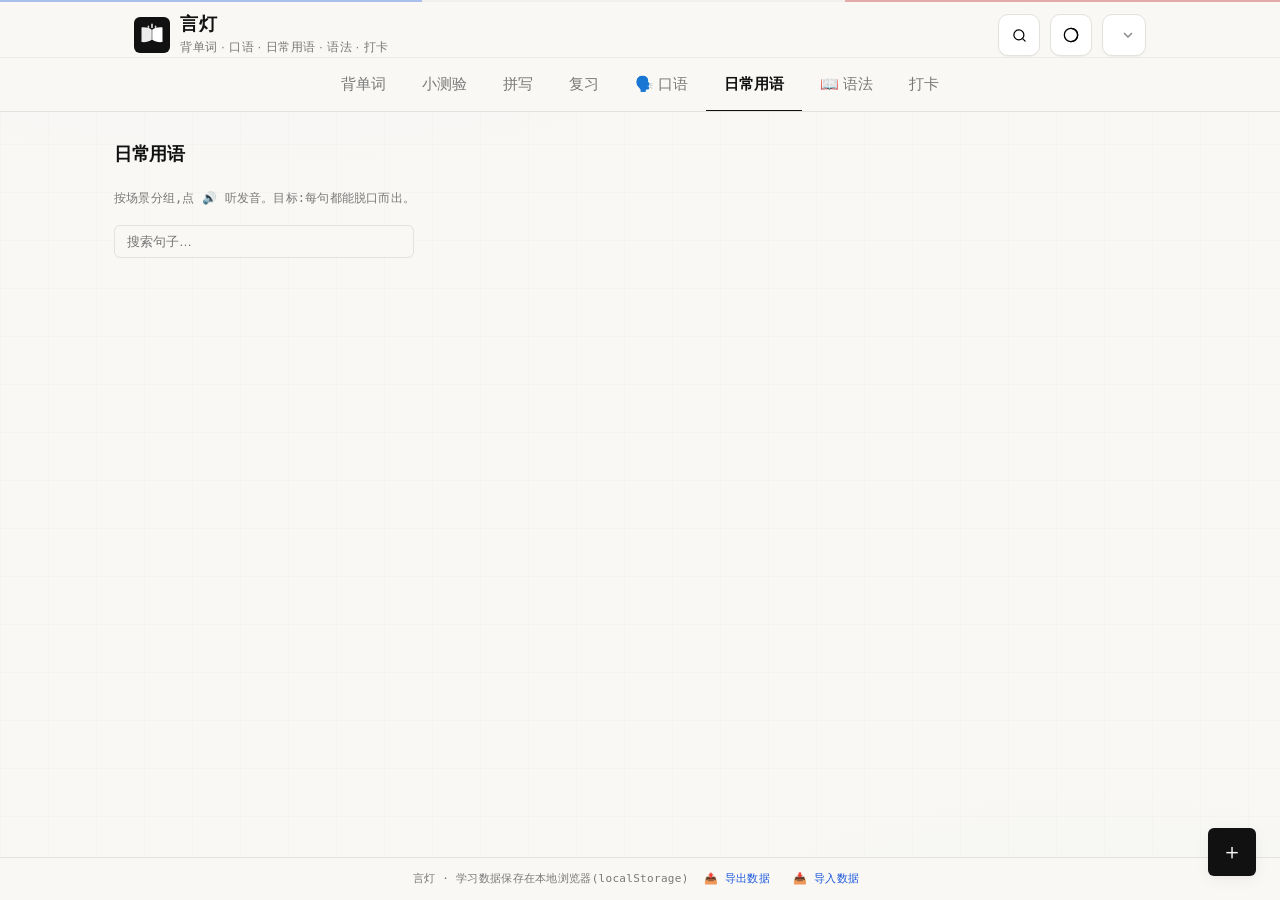
<file: phrases.html>
<!DOCTYPE html>
<html lang="zh-CN">
<head>
  <meta charset="UTF-8">
  <meta name="viewport" content="width=device-width, initial-scale=1.0">
  <title>言灯 · 日常用语</title>
  <link rel="stylesheet" href="style.css">
  <link rel="icon" type="image/svg+xml" href="logo.svg">
</head>
<body data-page="phrases">
<!-- 开场动画 -->
<div class="splash" id="splash">
  <div class="splash-logo">
    <svg viewBox="0 0 46 46" width="76" height="76" aria-hidden="true">
      <path class="book-l" pathLength="100" d="M22.7 16.2 C19.3 13.7 14.4 12.7 9.6 13.3 L9.6 32 C14.4 32.6 19.3 31.6 22.7 29.1 Z" fill="none" stroke="#fff" stroke-width="1.6" stroke-linecap="round" stroke-linejoin="round" opacity=".92"/>
      <path class="book-r" pathLength="100" d="M23.3 16.2 C26.7 13.7 31.6 12.7 36.4 13.3 L36.4 32 C31.6 32.6 26.7 31.6 23.3 29.1 Z" fill="none" stroke="#fff" stroke-width="1.6" stroke-linecap="round" stroke-linejoin="round"/>
      <rect class="wave w1" x="22.1" y="8.2" width="1.8" height="6" rx=".9" fill="#fff"/>
      <rect class="wave w2" x="17.5" y="10.8" width="1.8" height="3.4" rx=".9" fill="#fff" opacity=".78"/>
      <rect class="wave w3" x="26.7" y="10.8" width="1.8" height="3.4" rx=".9" fill="#fff" opacity=".78"/>
    </svg>
  </div>
  <div class="splash-name">言灯</div>
  <div class="splash-line"></div>
  <div class="splash-tag">背单词 · 口语 · 日常用语 · 语法 · 打卡</div>
  <div class="splash-hint">点击任意处跳过</div>
</div>
<header class="site-header">
  <div class="header-inner">
    <div class="brand">
      <a href="index.html" class="brand-logo" title="返回首页"><svg viewBox="0 0 46 46" width="46" height="46" aria-hidden="true"><path d="M22.7 16.2 C19.3 13.7 14.4 12.7 9.6 13.3 L9.6 32 C14.4 32.6 19.3 31.6 22.7 29.1 Z" fill="#fff" opacity=".92"/><path d="M23.3 16.2 C26.7 13.7 31.6 12.7 36.4 13.3 L36.4 32 C31.6 32.6 26.7 31.6 23.3 29.1 Z" fill="#fff"/><rect x="22.1" y="8.2" width="1.8" height="6" rx=".9" fill="#fff"/><rect x="17.5" y="10.8" width="1.8" height="3.4" rx=".9" fill="#fff" opacity=".78"/><rect x="26.7" y="10.8" width="1.8" height="3.4" rx=".9" fill="#fff" opacity=".78"/></svg></a>
      <div class="brand-text">
        <h1>言灯</h1>
        <p>背单词 · 口语 · 日常用语 · 语法 · 打卡</p>
      </div>
    </div>
    <div class="header-right">
      <button id="search-btn" class="theme-toggle" title="查词搜索">
        <svg width="14" height="14" viewBox="0 0 24 24" fill="none" stroke="currentColor" stroke-width="2" stroke-linecap="round" stroke-linejoin="round"><circle cx="11" cy="11" r="8"/><line x1="21" y1="21" x2="16.65" y2="16.65"/></svg>
      </button>
      <div class="theme-wrap">
        <button id="theme-toggle" class="theme-toggle" title="主题配色与深色模式">
          <svg width="14" height="14" viewBox="0 0 24 24" fill="none" stroke="currentColor" stroke-width="2" stroke-linecap="round" stroke-linejoin="round"><circle cx="12" cy="12" r="10"/><path d="M12 2a10 10 0 0 1 0 20"/></svg>
        </button>
        <div class="theme-panel" id="theme-panel">
          <div class="theme-panel-title">主题配色</div>
          <div class="theme-swatches" id="theme-swatches"></div>
          <div class="theme-panel-divider"></div>
          <div class="theme-panel-title">排版风格</div>
          <div class="layout-swatches" id="layout-swatches"></div>
          <div class="theme-panel-divider"></div>
          <button class="theme-dark-btn" id="theme-dark-btn">深色模式: 关</button>
        </div>
      </div>
      <select id="lang-select" class="lang-select" title="选择语言"></select>
    </div>
  </div>
    <nav class="tabs">
    <a class="tab" href="index.html">背单词</a>
    <a class="tab" href="quiz.html">小测验</a>
    <a class="tab" href="spell.html">拼写</a>
    <a class="tab" href="review.html">复习</a>
    <a class="tab" href="speak.html">🗣️ 口语</a>
    <a class="tab active" href="phrases.html"> 日常用语</a>
    <a class="tab" href="grammar.html" data-tab="grammar">📖 语法</a>
    <a class="tab" href="checkin.html">打卡</a>
    </nav>
</header>

<main class="container">

  <!-- 日常用语 -->
  <section class="tab-panel active reveal">
    <div class="panel-head"><h2>日常用语</h2></div>
    <p class="sub-tip">按场景分组,点 🔊 听发音。目标:每句都能脱口而出。</p>
    <div class="phrase-filter"><input id="phrase-search" type="search" placeholder="搜索句子…"></div>
    <div id="phrases-container"></div>
  </section>

</main>

<footer class="site-footer">
  言灯 · 学习数据保存在本地浏览器(localStorage)
  <span class="footer-ops">
    <a href="#" id="export-btn">📤 导出数据</a>
    <a href="#" id="import-btn">📥 导入数据</a>
  </span>
</footer>

<div class="toast" id="toast"></div>

<!-- 一键添加单词(悬浮按钮) -->
<button id="fab-add" class="fab" title="一键添加单词">＋</button>

<!-- 添加单词弹窗 -->
<div class="modal" id="add-modal" hidden>
  <div class="modal-box">
    <h3>✍️ 添加单词</h3>
    <div class="add-mode-tabs">
      <button class="add-mode-tab active" data-mode="single">单个添加</button>
      <button class="add-mode-tab" data-mode="bulk">批量导入</button>
    </div>
    <div id="add-single-view">
      <label class="modal-label" for="add-ru">俄语单词(可带重音符号 ́)</label>
      <input id="add-ru" type="text" placeholder="如: молоко́">
      <label class="modal-label" for="add-zh">中文意思</label>
      <input id="add-zh" type="text" placeholder="如: 牛奶">
      <label class="modal-label" for="add-cat">分类(可选,可直接输入新分类)</label>
      <input id="add-cat" type="text" list="add-cat-list" placeholder="如: 场景·厨房做饭(不填归入「自定义」)">
      <datalist id="add-cat-list"></datalist>
      <label class="modal-label" for="add-note">备注(可选,显示在卡片背面)</label>
      <input id="add-note" type="text" placeholder="如: 接第3格:звони́ть кому́">
      <p class="modal-tip">💡 保存后自动标记「认识」,直接进入艾宾浩斯复习计划</p>
    </div>
    <div id="add-bulk-view" hidden>
      <label class="modal-label" for="add-bulk-cat">导入到分类(可选,不填归入「自定义」)</label>
      <input id="add-bulk-cat" type="text" list="add-cat-list" placeholder="如: 场景·餐厅点餐">
      <label class="modal-label" for="add-bulk-text">每行一个单词:单词 | 意思 | 备注(备注可选)</label>
      <textarea id="add-bulk-text" rows="8" placeholder="молоко́ | 牛奶&#10;звони́ть | 打电话 | 接第 3 格"></textarea>
      <p class="modal-tip">💡 支持 | 、Tab 或多个空格分隔;一键导入后全部自动标记「认识」并进入艾宾浩斯复习计划,重复的单词自动跳过</p>
    </div>
    <div class="modal-actions">
      <button class="btn btn-light" id="add-cancel">取消</button>
      <button class="btn btn-primary" id="add-save">保存并开始学习</button>
    </div>
</div>
</div>

<!-- 查词搜索弹窗(任意页面可用) -->
<div class="modal" id="search-modal" hidden>
  <div class="modal-box search-box">
    <h3> 查词</h3>
    <input id="search-input" type="search" placeholder="输入单词或中文意思,如: молоко́ 或 牛奶">
    <div class="search-results" id="search-results"></div>
    <div class="modal-actions">
      <button class="btn btn-light" id="search-close">关闭</button>
    </div>
  </div>
</div>

<!-- 导入数据(隐藏文件选择) -->
<input type="file" id="import-file" accept=".json,application/json" hidden>

<script src="langs.js"></script>
<script src="data-ru.js"></script>
<script src="app.js"></script>
</body>
</html>
</file>
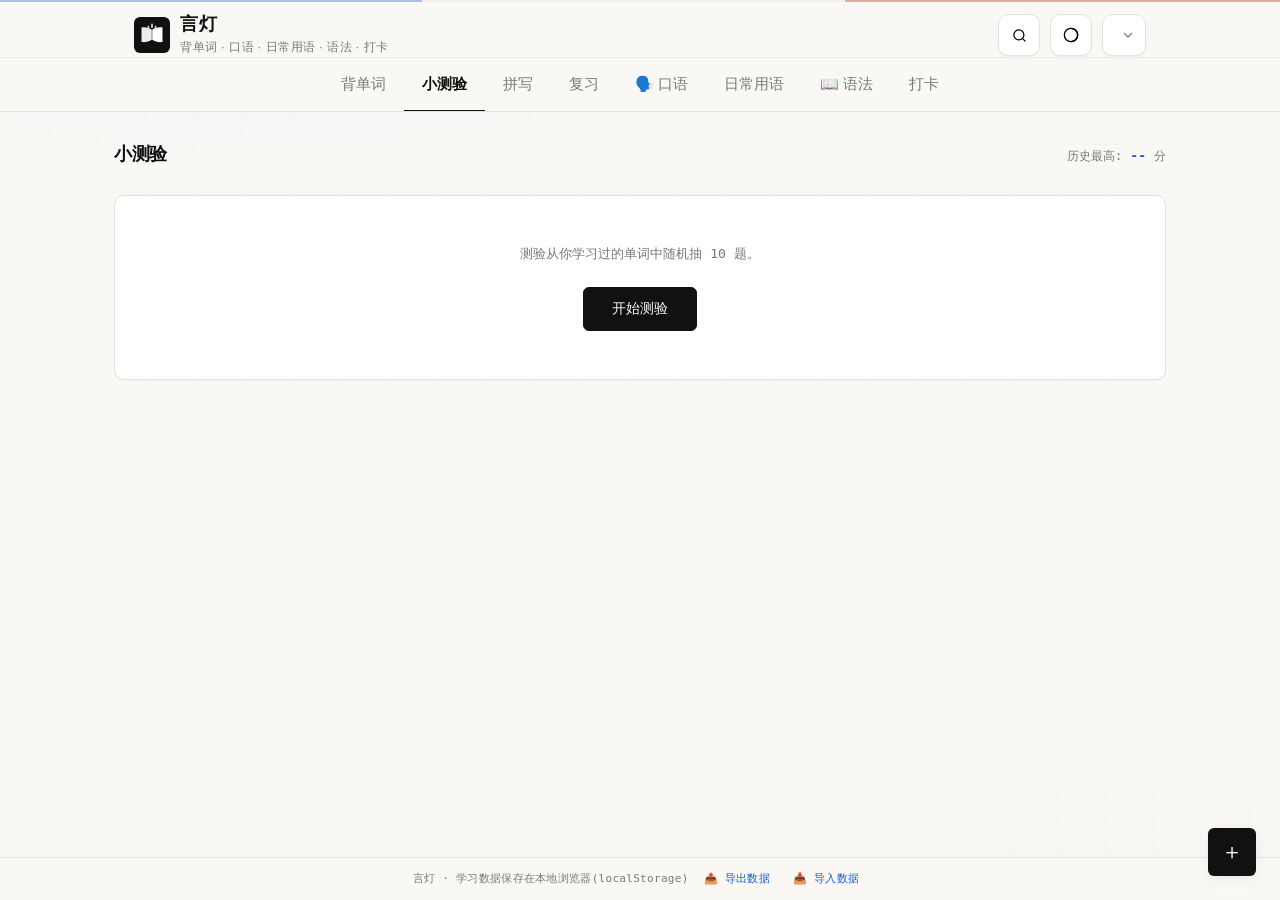
<file: quiz.html>
<!DOCTYPE html>
<html lang="zh-CN">
<head>
  <meta charset="UTF-8">
  <meta name="viewport" content="width=device-width, initial-scale=1.0">
  <title>言灯 · 小测验</title>
  <link rel="stylesheet" href="style.css">
  <link rel="icon" type="image/svg+xml" href="logo.svg">
</head>
<body data-page="quiz">
<!-- 开场动画 -->
<div class="splash" id="splash">
  <div class="splash-logo">
    <svg viewBox="0 0 46 46" width="76" height="76" aria-hidden="true">
      <path class="book-l" pathLength="100" d="M22.7 16.2 C19.3 13.7 14.4 12.7 9.6 13.3 L9.6 32 C14.4 32.6 19.3 31.6 22.7 29.1 Z" fill="none" stroke="#fff" stroke-width="1.6" stroke-linecap="round" stroke-linejoin="round" opacity=".92"/>
      <path class="book-r" pathLength="100" d="M23.3 16.2 C26.7 13.7 31.6 12.7 36.4 13.3 L36.4 32 C31.6 32.6 26.7 31.6 23.3 29.1 Z" fill="none" stroke="#fff" stroke-width="1.6" stroke-linecap="round" stroke-linejoin="round"/>
      <rect class="wave w1" x="22.1" y="8.2" width="1.8" height="6" rx=".9" fill="#fff"/>
      <rect class="wave w2" x="17.5" y="10.8" width="1.8" height="3.4" rx=".9" fill="#fff" opacity=".78"/>
      <rect class="wave w3" x="26.7" y="10.8" width="1.8" height="3.4" rx=".9" fill="#fff" opacity=".78"/>
    </svg>
  </div>
  <div class="splash-name">言灯</div>
  <div class="splash-line"></div>
  <div class="splash-tag">背单词 · 口语 · 日常用语 · 语法 · 打卡</div>
  <div class="splash-hint">点击任意处跳过</div>
</div>
<header class="site-header">
  <div class="header-inner">
    <div class="brand">
      <a href="index.html" class="brand-logo" title="返回首页"><svg viewBox="0 0 46 46" width="46" height="46" aria-hidden="true"><path d="M22.7 16.2 C19.3 13.7 14.4 12.7 9.6 13.3 L9.6 32 C14.4 32.6 19.3 31.6 22.7 29.1 Z" fill="#fff" opacity=".92"/><path d="M23.3 16.2 C26.7 13.7 31.6 12.7 36.4 13.3 L36.4 32 C31.6 32.6 26.7 31.6 23.3 29.1 Z" fill="#fff"/><rect x="22.1" y="8.2" width="1.8" height="6" rx=".9" fill="#fff"/><rect x="17.5" y="10.8" width="1.8" height="3.4" rx=".9" fill="#fff" opacity=".78"/><rect x="26.7" y="10.8" width="1.8" height="3.4" rx=".9" fill="#fff" opacity=".78"/></svg></a>
      <div class="brand-text">
        <h1>言灯</h1>
        <p>背单词 · 口语 · 日常用语 · 语法 · 打卡</p>
      </div>
    </div>
    <div class="header-right">
      <button id="search-btn" class="theme-toggle" title="查词搜索">
        <svg width="14" height="14" viewBox="0 0 24 24" fill="none" stroke="currentColor" stroke-width="2" stroke-linecap="round" stroke-linejoin="round"><circle cx="11" cy="11" r="8"/><line x1="21" y1="21" x2="16.65" y2="16.65"/></svg>
      </button>
      <div class="theme-wrap">
        <button id="theme-toggle" class="theme-toggle" title="主题配色与深色模式">
          <svg width="14" height="14" viewBox="0 0 24 24" fill="none" stroke="currentColor" stroke-width="2" stroke-linecap="round" stroke-linejoin="round"><circle cx="12" cy="12" r="10"/><path d="M12 2a10 10 0 0 1 0 20"/></svg>
        </button>
        <div class="theme-panel" id="theme-panel">
          <div class="theme-panel-title">主题配色</div>
          <div class="theme-swatches" id="theme-swatches"></div>
          <div class="theme-panel-divider"></div>
          <div class="theme-panel-title">排版风格</div>
          <div class="layout-swatches" id="layout-swatches"></div>
          <div class="theme-panel-divider"></div>
          <button class="theme-dark-btn" id="theme-dark-btn">深色模式: 关</button>
        </div>
      </div>
      <select id="lang-select" class="lang-select" title="选择语言"></select>
    </div>
  </div>
    <nav class="tabs">
    <a class="tab" href="index.html">背单词</a>
    <a class="tab active" href="quiz.html">小测验</a>
    <a class="tab" href="spell.html">拼写</a>
    <a class="tab" href="review.html">复习</a>
    <a class="tab" href="speak.html">🗣️ 口语</a>
    <a class="tab" href="phrases.html"> 日常用语</a>
    <a class="tab" href="grammar.html" data-tab="grammar">📖 语法</a>
    <a class="tab" href="checkin.html">打卡</a>
    </nav>
</header>

<main class="container">

  <!-- 小测验 -->
  <section class="tab-panel active reveal">
    <div class="panel-head">
      <h2>小测验</h2>
      <div class="stats">历史最高:<b id="quiz-best">--</b> 分</div>
    </div>
    <div id="quiz-start" class="quiz-start">
      <p id="quiz-info">测验从你学习过的单词中随机抽 10 题。</p>
      <button class="btn btn-primary btn-lg" id="quiz-begin">开始测验</button>
    </div>
    <div id="quiz-run" hidden>
      <div class="quiz-top">
        <span id="quiz-qnum">第 1 题</span>
        <span id="quiz-score">得分:0</span>
      </div>
      <div class="quiz-question" id="quiz-q"></div>
      <div class="quiz-options" id="quiz-opts"></div>
      <button class="btn btn-primary" id="quiz-next" hidden>下一题 →</button>
    </div>
    <div id="quiz-result" hidden>
      <div class="result-box">
        <div class="score-ring">
          <svg viewBox="0 0 116 116">
            <circle class="ring-bg" cx="58" cy="58" r="50"/>
            <circle class="ring-fill" id="result-ring-fill" cx="58" cy="58" r="50"
              stroke-dasharray="314" stroke-dashoffset="314"/>
          </svg>
          <div class="ring-text"><span class="ring-score" id="result-score">0</span><span class="ring-total" id="result-total">/ 10</span></div>
        </div>
        <p class="result-msg" id="result-msg"></p>
      </div>
      <h3>错题回顾</h3>
      <div class="wrong-list" id="quiz-wrong"></div>
      <button class="btn btn-primary btn-lg" id="quiz-again">再来一次</button>
    </div>
  </section>

</main>

<footer class="site-footer">
  言灯 · 学习数据保存在本地浏览器(localStorage)
  <span class="footer-ops">
    <a href="#" id="export-btn">📤 导出数据</a>
    <a href="#" id="import-btn">📥 导入数据</a>
  </span>
</footer>

<div class="toast" id="toast"></div>

<!-- 一键添加单词(悬浮按钮) -->
<button id="fab-add" class="fab" title="一键添加单词">＋</button>

<!-- 添加单词弹窗 -->
<div class="modal" id="add-modal" hidden>
  <div class="modal-box">
    <h3>✍️ 添加单词</h3>
    <div class="add-mode-tabs">
      <button class="add-mode-tab active" data-mode="single">单个添加</button>
      <button class="add-mode-tab" data-mode="bulk">批量导入</button>
    </div>
    <div id="add-single-view">
      <label class="modal-label" for="add-ru">俄语单词(可带重音符号 ́)</label>
      <input id="add-ru" type="text" placeholder="如: молоко́">
      <label class="modal-label" for="add-zh">中文意思</label>
      <input id="add-zh" type="text" placeholder="如: 牛奶">
      <label class="modal-label" for="add-cat">分类(可选,可直接输入新分类)</label>
      <input id="add-cat" type="text" list="add-cat-list" placeholder="如: 场景·厨房做饭(不填归入「自定义」)">
      <datalist id="add-cat-list"></datalist>
      <label class="modal-label" for="add-note">备注(可选,显示在卡片背面)</label>
      <input id="add-note" type="text" placeholder="如: 接第3格:звони́ть кому́">
      <p class="modal-tip">💡 保存后自动标记「认识」,直接进入艾宾浩斯复习计划</p>
    </div>
    <div id="add-bulk-view" hidden>
      <label class="modal-label" for="add-bulk-cat">导入到分类(可选,不填归入「自定义」)</label>
      <input id="add-bulk-cat" type="text" list="add-cat-list" placeholder="如: 场景·餐厅点餐">
      <label class="modal-label" for="add-bulk-text">每行一个单词:单词 | 意思 | 备注(备注可选)</label>
      <textarea id="add-bulk-text" rows="8" placeholder="молоко́ | 牛奶&#10;звони́ть | 打电话 | 接第 3 格"></textarea>
      <p class="modal-tip">💡 支持 | 、Tab 或多个空格分隔;一键导入后全部自动标记「认识」并进入艾宾浩斯复习计划,重复的单词自动跳过</p>
    </div>
    <div class="modal-actions">
      <button class="btn btn-light" id="add-cancel">取消</button>
      <button class="btn btn-primary" id="add-save">保存并开始学习</button>
    </div>
</div>
</div>

<!-- 查词搜索弹窗(任意页面可用) -->
<div class="modal" id="search-modal" hidden>
  <div class="modal-box search-box">
    <h3> 查词</h3>
    <input id="search-input" type="search" placeholder="输入单词或中文意思,如: молоко́ 或 牛奶">
    <div class="search-results" id="search-results"></div>
    <div class="modal-actions">
      <button class="btn btn-light" id="search-close">关闭</button>
    </div>
  </div>
</div>

<!-- 导入数据(隐藏文件选择) -->
<input type="file" id="import-file" accept=".json,application/json" hidden>

<script src="langs.js"></script>
<script src="data-ru.js"></script>
<script src="app.js"></script>
</body>
</html>
</file>
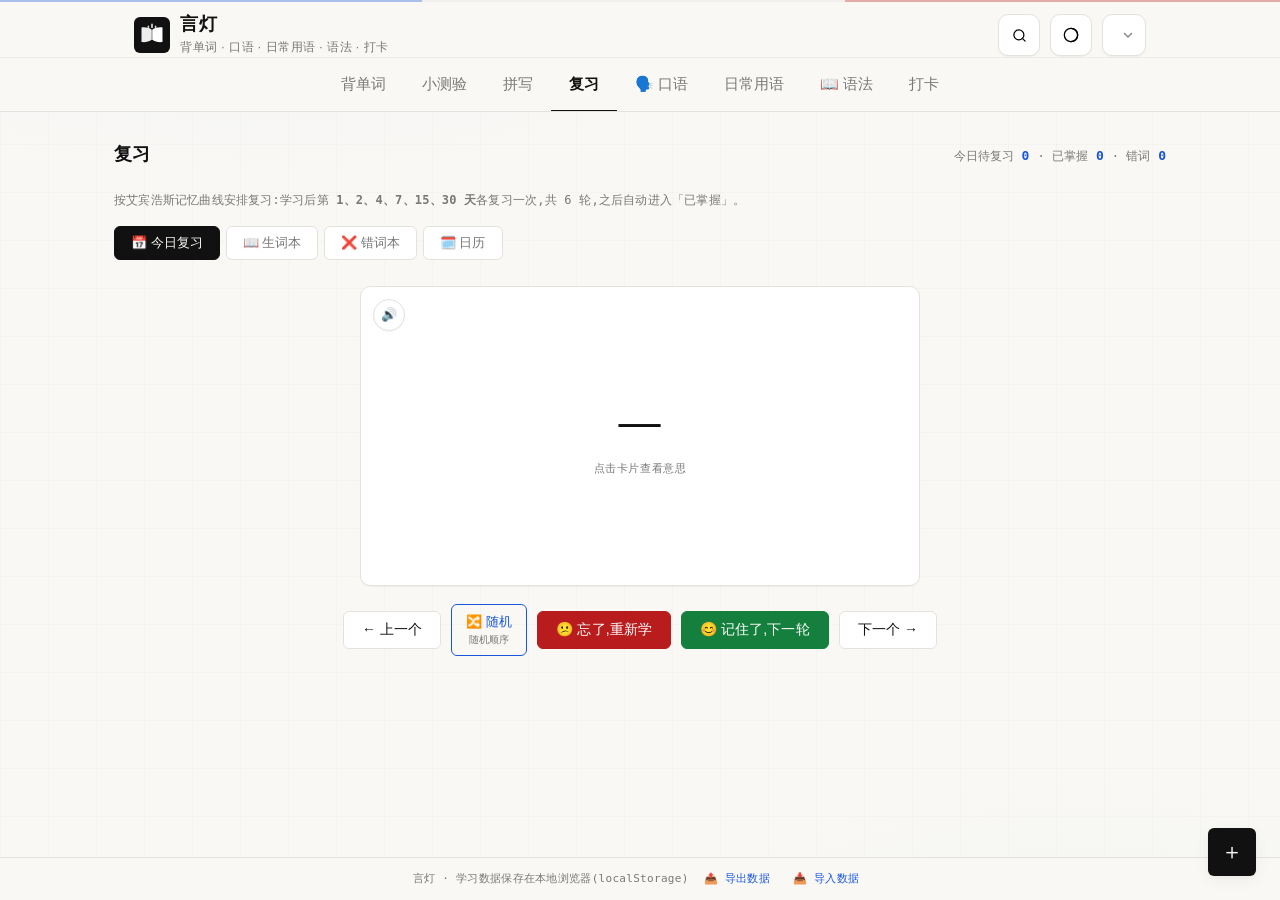
<file: review.html>
<!DOCTYPE html>
<html lang="zh-CN">
<head>
  <meta charset="UTF-8">
  <meta name="viewport" content="width=device-width, initial-scale=1.0">
  <title>言灯 · 复习</title>
  <link rel="stylesheet" href="style.css">
  <link rel="icon" type="image/svg+xml" href="logo.svg">
</head>
<body data-page="review">
<!-- 开场动画 -->
<div class="splash" id="splash">
  <div class="splash-logo">
    <svg viewBox="0 0 46 46" width="76" height="76" aria-hidden="true">
      <path class="book-l" pathLength="100" d="M22.7 16.2 C19.3 13.7 14.4 12.7 9.6 13.3 L9.6 32 C14.4 32.6 19.3 31.6 22.7 29.1 Z" fill="none" stroke="#fff" stroke-width="1.6" stroke-linecap="round" stroke-linejoin="round" opacity=".92"/>
      <path class="book-r" pathLength="100" d="M23.3 16.2 C26.7 13.7 31.6 12.7 36.4 13.3 L36.4 32 C31.6 32.6 26.7 31.6 23.3 29.1 Z" fill="none" stroke="#fff" stroke-width="1.6" stroke-linecap="round" stroke-linejoin="round"/>
      <rect class="wave w1" x="22.1" y="8.2" width="1.8" height="6" rx=".9" fill="#fff"/>
      <rect class="wave w2" x="17.5" y="10.8" width="1.8" height="3.4" rx=".9" fill="#fff" opacity=".78"/>
      <rect class="wave w3" x="26.7" y="10.8" width="1.8" height="3.4" rx=".9" fill="#fff" opacity=".78"/>
    </svg>
  </div>
  <div class="splash-name">言灯</div>
  <div class="splash-line"></div>
  <div class="splash-tag">背单词 · 口语 · 日常用语 · 语法 · 打卡</div>
  <div class="splash-hint">点击任意处跳过</div>
</div>
<header class="site-header">
  <div class="header-inner">
    <div class="brand">
      <a href="index.html" class="brand-logo" title="返回首页"><svg viewBox="0 0 46 46" width="46" height="46" aria-hidden="true"><path d="M22.7 16.2 C19.3 13.7 14.4 12.7 9.6 13.3 L9.6 32 C14.4 32.6 19.3 31.6 22.7 29.1 Z" fill="#fff" opacity=".92"/><path d="M23.3 16.2 C26.7 13.7 31.6 12.7 36.4 13.3 L36.4 32 C31.6 32.6 26.7 31.6 23.3 29.1 Z" fill="#fff"/><rect x="22.1" y="8.2" width="1.8" height="6" rx=".9" fill="#fff"/><rect x="17.5" y="10.8" width="1.8" height="3.4" rx=".9" fill="#fff" opacity=".78"/><rect x="26.7" y="10.8" width="1.8" height="3.4" rx=".9" fill="#fff" opacity=".78"/></svg></a>
      <div class="brand-text">
        <h1>言灯</h1>
        <p>背单词 · 口语 · 日常用语 · 语法 · 打卡</p>
      </div>
    </div>
    <div class="header-right">
      <button id="search-btn" class="theme-toggle" title="查词搜索">
        <svg width="14" height="14" viewBox="0 0 24 24" fill="none" stroke="currentColor" stroke-width="2" stroke-linecap="round" stroke-linejoin="round"><circle cx="11" cy="11" r="8"/><line x1="21" y1="21" x2="16.65" y2="16.65"/></svg>
      </button>
      <div class="theme-wrap">
        <button id="theme-toggle" class="theme-toggle" title="主题配色与深色模式">
          <svg width="14" height="14" viewBox="0 0 24 24" fill="none" stroke="currentColor" stroke-width="2" stroke-linecap="round" stroke-linejoin="round"><circle cx="12" cy="12" r="10"/><path d="M12 2a10 10 0 0 1 0 20"/></svg>
        </button>
        <div class="theme-panel" id="theme-panel">
          <div class="theme-panel-title">主题配色</div>
          <div class="theme-swatches" id="theme-swatches"></div>
          <div class="theme-panel-divider"></div>
          <div class="theme-panel-title">排版风格</div>
          <div class="layout-swatches" id="layout-swatches"></div>
          <div class="theme-panel-divider"></div>
          <button class="theme-dark-btn" id="theme-dark-btn">深色模式: 关</button>
        </div>
      </div>
      <select id="lang-select" class="lang-select" title="选择语言"></select>
    </div>
  </div>
    <nav class="tabs">
    <a class="tab" href="index.html">背单词</a>
    <a class="tab" href="quiz.html">小测验</a>
    <a class="tab" href="spell.html">拼写</a>
    <a class="tab active" href="review.html">复习</a>
    <a class="tab" href="speak.html">🗣️ 口语</a>
    <a class="tab" href="phrases.html"> 日常用语</a>
    <a class="tab" href="grammar.html" data-tab="grammar">📖 语法</a>
    <a class="tab" href="checkin.html">打卡</a>
    </nav>
</header>

<main class="container">

  <!-- 复习 -->
  <section class="tab-panel active reveal">
    <div class="panel-head">
      <h2>复习</h2>
      <div class="stats">今日待复习 <b id="review-due-count">0</b> · 已掌握 <b id="review-mastered-count">0</b> · 错词 <b id="review-wrong-count">0</b></div>
    </div>
    <p class="sub-tip">按艾宾浩斯记忆曲线安排复习:学习后第 <b>1、2、4、7、15、30 天</b>各复习一次,共 6 轮,之后自动进入「已掌握」。</p>
    <div class="review-tabs">
      <button class="review-tab active" data-rtab="due">📅 今日复习</button>
      <button class="review-tab" data-rtab="newbook">📖 生词本</button>
      <button class="review-tab" data-rtab="wrongbook">❌ 错词本</button>
      <button class="review-tab" data-rtab="calendar">🗓️ 日历</button>
    </div>

    <!-- 今日复习(艾宾浩斯到期词) -->
    <div id="review-view-due">
      <div id="review-empty" class="quiz-start" hidden>
        <p>🎉 今天没有到期的复习任务!新学的单词明天就会按计划出现在这里。</p>
      </div>
      <div id="review-run">
        <div id="review-phase-dots" class="phase-dots"></div>
        <div class="flashcard" id="review-card">
          <div class="flashcard-inner">
            <div class="flashcard-face flashcard-front">
              <button class="speak-btn" id="review-speak" title="听发音">🔊</button>
              <div class="ru-word" id="review-ru">—</div>
              <div class="hint">点击卡片查看意思</div>
            </div>
            <div class="flashcard-face flashcard-back">
              <div class="zh-word" id="review-zh">—</div>
              <div class="cat-tag" id="review-cat"></div>
              <div class="card-note" id="review-note" hidden></div>
              <div class="card-examples" id="review-examples"></div>
            </div>
          </div>
        </div>
        <div class="card-actions">
          <button class="btn btn-light" id="review-prev">← 上一个</button>
          <button class="btn btn-outline review-shuffle-btn" id="review-shuffle" title="随机顺序">🔀 随机</button>
          <button class="btn btn-danger" id="review-new">😕 忘了,重新学</button>
          <button class="btn btn-success" id="review-known">😊 记住了,下一轮</button>
          <button class="btn btn-light" id="review-next">下一个 →</button>
        </div>
        <p class="progress-text" id="review-progress"></p>
      </div>
    </div>

    <!-- 生词本 -->
    <div id="review-view-newbook" hidden>
      <p class="sub-tip">记录你正在学习的单词:学习日期、复习阶段、下次复习时间。标记「不熟悉」的词带 🤔 模糊标签,复习时优先出现,复习答对后自动取消。6 轮复习完成后自动移入「已掌握」。</p>
      <div class="book-list" id="newbook-list"></div>
    </div>

    <!-- 错词本 -->
    <div id="review-view-wrongbook" hidden>
      <p class="sub-tip">测验、拼写答错和复习中忘记的单词都会记在这里,并自动回到复习第 1 轮。点「已纠正」可清零错误次数。</p>
      <div class="book-list" id="wrongbook-list"></div>
      <div style="margin-top:12px;text-align:center;">
        <button class="btn btn-primary" id="wrongdrill-begin" title="从错词本抽 8 题集中练习">🎯 错词专项练习 (8 题)</button>
      </div>
    </div>

    <!-- 错词专项练习 -->
    <div id="wrongdrill-start" class="quiz-start" hidden>
      <p>从错词本中随机抽取单词,集中攻克薄弱环节。</p>
      <div style="display:flex;gap:8px;justify-content:center;margin-top:8px;">
        <button class="btn btn-outline" onclick="startWrongDrill(5)">5 题</button>
        <button class="btn btn-primary" onclick="startWrongDrill(8)">8 题</button>
        <button class="btn btn-outline" onclick="startWrongDrill(10)">10 题</button>
      </div>
    </div>
    <div id="wrongdrill-run" hidden>
      <div class="quiz-top">
        <span id="wrongdrill-qnum">第 1 题</span>
        <span id="wrongdrill-score">得分:0</span>
      </div>
      <div class="spell-question">
        <button class="speak-btn" id="wrongdrill-speak" title="听发音">🔊</button>
        <div class="ru-word" id="wrongdrill-ru"></div>
        <div class="spell-hint" id="wrongdrill-hint"></div>
      </div>
      <div class="spell-input-row">
        <input id="wrongdrill-input" type="text" placeholder="输入单词…" autocomplete="off" spellcheck="false">
        <button class="btn btn-primary" id="wrongdrill-submit">提交</button>
      </div>
      <div class="spell-feedback" id="wrongdrill-feedback"></div>
      <button class="btn btn-primary" id="wrongdrill-next" hidden>下一题 →</button>
    </div>
    <div id="wrongdrill-result" hidden>
      <div class="result-box">
        <div class="score-ring">
          <svg viewBox="0 0 116 116"><circle class="ring-bg" cx="58" cy="58" r="50"/><circle class="ring-fill" id="wrongdrill-ring-fill" cx="58" cy="58" r="50" stroke-dasharray="314" stroke-dashoffset="314"/></svg>
          <div class="ring-text"><span class="ring-score" id="wrongdrill-result-score">0</span><span class="ring-total" id="wrongdrill-result-total">/?</span></div>
        </div>
        <p class="result-msg" id="wrongdrill-result-msg"></p>
      </div>
      <h3>错误回顾</h3>
      <div class="wrong-list" id="wrongdrill-wrong"></div>
      <button class="btn btn-primary btn-lg" id="wrongdrill-again">再来一次</button>
    </div>

    <!-- 日历 -->
    <div id="review-view-calendar" hidden>
      <p class="sub-tip">生词日历:每天新学(标记「认识」)的单词数;复习日历:每天到期的复习任务数(按艾宾浩斯计划)。</p>
      <div class="cal-duo">
        <div class="cal-col">
          <h3 class="cal-title">🌱 生词日历</h3>
          <div class="calendar" id="newword-calendar"></div>
        </div>
        <div class="cal-col">
          <h3 class="cal-title">📅 复习日历</h3>
          <div class="calendar" id="review-calendar"></div>
        </div>
      </div>
    </div>
  </section>

</main>

<footer class="site-footer">
  言灯 · 学习数据保存在本地浏览器(localStorage)
  <span class="footer-ops">
    <a href="#" id="export-btn">📤 导出数据</a>
    <a href="#" id="import-btn">📥 导入数据</a>
  </span>
</footer>

<div class="toast" id="toast"></div>

<!-- 一键添加单词(悬浮按钮) -->
<button id="fab-add" class="fab" title="一键添加单词">＋</button>

<!-- 添加单词弹窗 -->
<div class="modal" id="add-modal" hidden>
  <div class="modal-box">
    <h3>✍️ 添加单词</h3>
    <div class="add-mode-tabs">
      <button class="add-mode-tab active" data-mode="single">单个添加</button>
      <button class="add-mode-tab" data-mode="bulk">批量导入</button>
    </div>
    <div id="add-single-view">
      <label class="modal-label" for="add-ru">俄语单词(可带重音符号 ́)</label>
      <input id="add-ru" type="text" placeholder="如: молоко́">
      <label class="modal-label" for="add-zh">中文意思</label>
      <input id="add-zh" type="text" placeholder="如: 牛奶">
      <label class="modal-label" for="add-cat">分类(可选,可直接输入新分类)</label>
      <input id="add-cat" type="text" list="add-cat-list" placeholder="如: 场景·厨房做饭(不填归入「自定义」)">
      <datalist id="add-cat-list"></datalist>
      <label class="modal-label" for="add-note">备注(可选,显示在卡片背面)</label>
      <input id="add-note" type="text" placeholder="如: 接第3格:звони́ть кому́">
      <p class="modal-tip">💡 保存后自动标记「认识」,直接进入艾宾浩斯复习计划</p>
    </div>
    <div id="add-bulk-view" hidden>
      <label class="modal-label" for="add-bulk-cat">导入到分类(可选,不填归入「自定义」)</label>
      <input id="add-bulk-cat" type="text" list="add-cat-list" placeholder="如: 场景·餐厅点餐">
      <label class="modal-label" for="add-bulk-text">每行一个单词:单词 | 意思 | 备注(备注可选)</label>
      <textarea id="add-bulk-text" rows="8" placeholder="молоко́ | 牛奶&#10;звони́ть | 打电话 | 接第 3 格"></textarea>
      <p class="modal-tip">💡 支持 | 、Tab 或多个空格分隔;一键导入后全部自动标记「认识」并进入艾宾浩斯复习计划,重复的单词自动跳过</p>
    </div>
    <div class="modal-actions">
      <button class="btn btn-light" id="add-cancel">取消</button>
      <button class="btn btn-primary" id="add-save">保存并开始学习</button>
    </div>
</div>
</div>

<!-- 查词搜索弹窗(任意页面可用) -->
<div class="modal" id="search-modal" hidden>
  <div class="modal-box search-box">
    <h3> 查词</h3>
    <input id="search-input" type="search" placeholder="输入单词或中文意思,如: молоко́ 或 牛奶">
    <div class="search-results" id="search-results"></div>
    <div class="modal-actions">
      <button class="btn btn-light" id="search-close">关闭</button>
    </div>
  </div>
</div>

<!-- 导入数据(隐藏文件选择) -->
<input type="file" id="import-file" accept=".json,application/json" hidden>

<script src="langs.js"></script>
<script src="data-ru.js"></script>
<script src="app.js"></script>
</body>
</html>
</file>
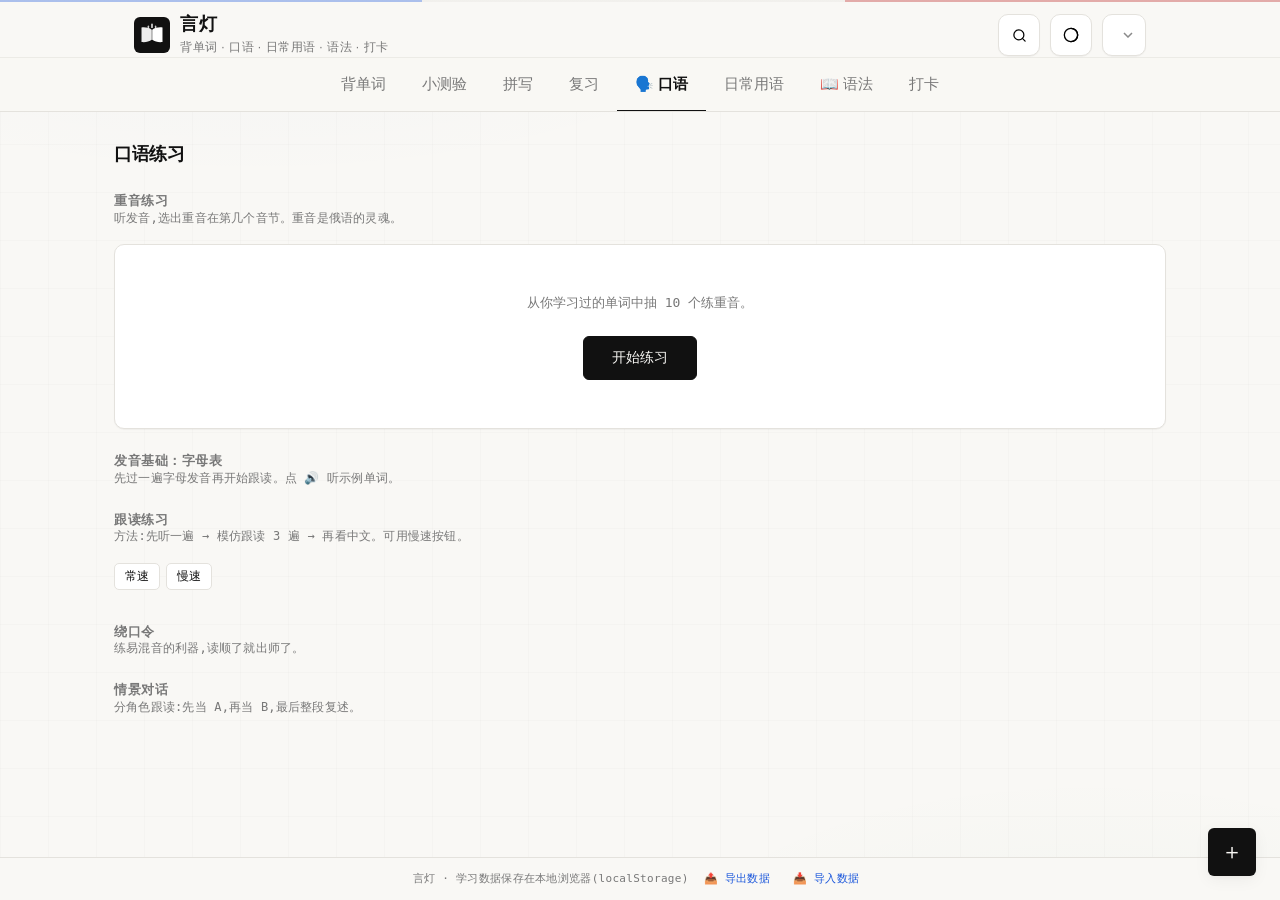
<file: speak.html>
<!DOCTYPE html>
<html lang="zh-CN">
<head>
  <meta charset="UTF-8">
  <meta name="viewport" content="width=device-width, initial-scale=1.0">
  <title>言灯 · 口语</title>
  <link rel="stylesheet" href="style.css">
  <link rel="icon" type="image/svg+xml" href="logo.svg">
</head>
<body data-page="speak">
<!-- 开场动画 -->
<div class="splash" id="splash">
  <div class="splash-logo">
    <svg viewBox="0 0 46 46" width="76" height="76" aria-hidden="true">
      <path class="book-l" pathLength="100" d="M22.7 16.2 C19.3 13.7 14.4 12.7 9.6 13.3 L9.6 32 C14.4 32.6 19.3 31.6 22.7 29.1 Z" fill="none" stroke="#fff" stroke-width="1.6" stroke-linecap="round" stroke-linejoin="round" opacity=".92"/>
      <path class="book-r" pathLength="100" d="M23.3 16.2 C26.7 13.7 31.6 12.7 36.4 13.3 L36.4 32 C31.6 32.6 26.7 31.6 23.3 29.1 Z" fill="none" stroke="#fff" stroke-width="1.6" stroke-linecap="round" stroke-linejoin="round"/>
      <rect class="wave w1" x="22.1" y="8.2" width="1.8" height="6" rx=".9" fill="#fff"/>
      <rect class="wave w2" x="17.5" y="10.8" width="1.8" height="3.4" rx=".9" fill="#fff" opacity=".78"/>
      <rect class="wave w3" x="26.7" y="10.8" width="1.8" height="3.4" rx=".9" fill="#fff" opacity=".78"/>
    </svg>
  </div>
  <div class="splash-name">言灯</div>
  <div class="splash-line"></div>
  <div class="splash-tag">背单词 · 口语 · 日常用语 · 语法 · 打卡</div>
  <div class="splash-hint">点击任意处跳过</div>
</div>
<header class="site-header">
  <div class="header-inner">
    <div class="brand">
      <a href="index.html" class="brand-logo" title="返回首页"><svg viewBox="0 0 46 46" width="46" height="46" aria-hidden="true"><path d="M22.7 16.2 C19.3 13.7 14.4 12.7 9.6 13.3 L9.6 32 C14.4 32.6 19.3 31.6 22.7 29.1 Z" fill="#fff" opacity=".92"/><path d="M23.3 16.2 C26.7 13.7 31.6 12.7 36.4 13.3 L36.4 32 C31.6 32.6 26.7 31.6 23.3 29.1 Z" fill="#fff"/><rect x="22.1" y="8.2" width="1.8" height="6" rx=".9" fill="#fff"/><rect x="17.5" y="10.8" width="1.8" height="3.4" rx=".9" fill="#fff" opacity=".78"/><rect x="26.7" y="10.8" width="1.8" height="3.4" rx=".9" fill="#fff" opacity=".78"/></svg></a>
      <div class="brand-text">
        <h1>言灯</h1>
        <p>背单词 · 口语 · 日常用语 · 语法 · 打卡</p>
      </div>
    </div>
    <div class="header-right">
      <button id="search-btn" class="theme-toggle" title="查词搜索">
        <svg width="14" height="14" viewBox="0 0 24 24" fill="none" stroke="currentColor" stroke-width="2" stroke-linecap="round" stroke-linejoin="round"><circle cx="11" cy="11" r="8"/><line x1="21" y1="21" x2="16.65" y2="16.65"/></svg>
      </button>
      <div class="theme-wrap">
        <button id="theme-toggle" class="theme-toggle" title="主题配色与深色模式">
          <svg width="14" height="14" viewBox="0 0 24 24" fill="none" stroke="currentColor" stroke-width="2" stroke-linecap="round" stroke-linejoin="round"><circle cx="12" cy="12" r="10"/><path d="M12 2a10 10 0 0 1 0 20"/></svg>
        </button>
        <div class="theme-panel" id="theme-panel">
          <div class="theme-panel-title">主题配色</div>
          <div class="theme-swatches" id="theme-swatches"></div>
          <div class="theme-panel-divider"></div>
          <div class="theme-panel-title">排版风格</div>
          <div class="layout-swatches" id="layout-swatches"></div>
          <div class="theme-panel-divider"></div>
          <button class="theme-dark-btn" id="theme-dark-btn">深色模式: 关</button>
        </div>
      </div>
      <select id="lang-select" class="lang-select" title="选择语言"></select>
    </div>
  </div>
    <nav class="tabs">
    <a class="tab" href="index.html">背单词</a>
    <a class="tab" href="quiz.html">小测验</a>
    <a class="tab" href="spell.html">拼写</a>
    <a class="tab" href="review.html">复习</a>
    <a class="tab active" href="speak.html">🗣️ 口语</a>
    <a class="tab" href="phrases.html"> 日常用语</a>
    <a class="tab" href="grammar.html" data-tab="grammar">📖 语法</a>
    <a class="tab" href="checkin.html">打卡</a>
    </nav>
</header>

<main class="container">

  <!-- 口语 -->
  <section class="tab-panel active reveal">
    <div class="panel-head"><h2>口语练习</h2></div>

    <div id="stress-panel" data-ru-only>
      <h3 class="section-label">重音练习</h3>
      <p class="sub-tip">听发音,选出重音在第几个音节。重音是俄语的灵魂。</p>
      <div id="stress-start" class="quiz-start">
        <p id="stress-info">从你学习过的单词中抽 10 个练重音。</p>
        <button class="btn btn-primary btn-lg" id="stress-begin">开始练习</button>
      </div>
      <div id="stress-run" hidden>
        <div class="quiz-top">
          <span id="stress-qnum">第 1 题</span>
          <span id="stress-progress">1 / 10</span>
        </div>
        <div class="spell-question">
          <button class="speak-btn" id="stress-speak" title="点击朗读">🔊</button>
          <div class="stress-word" id="stress-word"></div>
          <div class="spell-hint">提示:单词不带重音显示,听完发音选重音位置;没听清点左上角 🔊</div>
        </div>
        <div class="stress-options" id="stress-options"></div>
        <div class="spell-feedback" id="stress-feedback"></div>
        <button class="btn btn-primary" id="stress-next" hidden>下一题 →</button>
      </div>
      <div id="stress-result" hidden>
        <div class="result-box">
          <div class="score-ring">
            <svg viewBox="0 0 116 116"><circle class="ring-bg" cx="58" cy="58" r="50"/><circle class="ring-fill" id="stress-ring-fill" cx="58" cy="58" r="50" stroke-dasharray="314" stroke-dashoffset="314"/></svg>
            <div class="ring-text"><span class="ring-score" id="stress-result-score">0</span><span class="ring-total" id="stress-result-total">/ 10</span></div>
          </div>
          <p class="result-msg" id="stress-result-msg"></p>
        </div>
        <div class="wrong-list" id="stress-wrong"></div>
        <button class="btn btn-primary btn-lg" id="stress-again">再来一次</button>
      </div>
    </div>

    <div id="speak-letters">
      <h3 class="section-label">发音基础：字母表</h3>
      <p class="sub-tip">先过一遍字母发音再开始跟读。点 🔊 听示例单词。</p>
      <div id="letters-container"></div>
    </div>

    <h3 class="section-label">跟读练习</h3>
    <p class="sub-tip">方法:先听一遍 → 模仿跟读 3 遍 → 再看中文。可用慢速按钮。</p>
    <div class="rate-btns">
      <button class="btn btn-light btn-sm" id="rate-normal">常速</button>
      <button class="btn btn-light btn-sm" id="rate-slow">慢速</button>
    </div>
    <div id="sentences-container" class="sentence-list"></div>

    <div id="speak-twisters">
      <h3 class="section-label">绕口令</h3>
      <p class="sub-tip">练易混音的利器,读顺了就出师了。</p>
      <div id="twisters-container"></div>
    </div>

    <div id="speak-dialogues">
      <h3 class="section-label">情景对话</h3>
      <p class="sub-tip">分角色跟读:先当 A,再当 B,最后整段复述。</p>
      <div id="dialogues-container"></div>
    </div>
  </section>

</main>

<footer class="site-footer">
  言灯 · 学习数据保存在本地浏览器(localStorage)
  <span class="footer-ops">
    <a href="#" id="export-btn">📤 导出数据</a>
    <a href="#" id="import-btn">📥 导入数据</a>
  </span>
</footer>

<div class="toast" id="toast"></div>

<!-- 一键添加单词(悬浮按钮) -->
<button id="fab-add" class="fab" title="一键添加单词">＋</button>

<!-- 添加单词弹窗 -->
<div class="modal" id="add-modal" hidden>
  <div class="modal-box">
    <h3>✍️ 添加单词</h3>
    <div class="add-mode-tabs">
      <button class="add-mode-tab active" data-mode="single">单个添加</button>
      <button class="add-mode-tab" data-mode="bulk">批量导入</button>
    </div>
    <div id="add-single-view">
      <label class="modal-label" for="add-ru">俄语单词(可带重音符号 ́)</label>
      <input id="add-ru" type="text" placeholder="如: молоко́">
      <label class="modal-label" for="add-zh">中文意思</label>
      <input id="add-zh" type="text" placeholder="如: 牛奶">
      <label class="modal-label" for="add-cat">分类(可选,可直接输入新分类)</label>
      <input id="add-cat" type="text" list="add-cat-list" placeholder="如: 场景·厨房做饭(不填归入「自定义」)">
      <datalist id="add-cat-list"></datalist>
      <label class="modal-label" for="add-note">备注(可选,显示在卡片背面)</label>
      <input id="add-note" type="text" placeholder="如: 接第3格:звони́ть кому́">
      <p class="modal-tip">💡 保存后自动标记「认识」,直接进入艾宾浩斯复习计划</p>
    </div>
    <div id="add-bulk-view" hidden>
      <label class="modal-label" for="add-bulk-cat">导入到分类(可选,不填归入「自定义」)</label>
      <input id="add-bulk-cat" type="text" list="add-cat-list" placeholder="如: 场景·餐厅点餐">
      <label class="modal-label" for="add-bulk-text">每行一个单词:单词 | 意思 | 备注(备注可选)</label>
      <textarea id="add-bulk-text" rows="8" placeholder="молоко́ | 牛奶&#10;звони́ть | 打电话 | 接第 3 格"></textarea>
      <p class="modal-tip">💡 支持 | 、Tab 或多个空格分隔;一键导入后全部自动标记「认识」并进入艾宾浩斯复习计划,重复的单词自动跳过</p>
    </div>
    <div class="modal-actions">
      <button class="btn btn-light" id="add-cancel">取消</button>
      <button class="btn btn-primary" id="add-save">保存并开始学习</button>
    </div>
</div>
</div>

<!-- 查词搜索弹窗(任意页面可用) -->
<div class="modal" id="search-modal" hidden>
  <div class="modal-box search-box">
    <h3> 查词</h3>
    <input id="search-input" type="search" placeholder="输入单词或中文意思,如: молоко́ 或 牛奶">
    <div class="search-results" id="search-results"></div>
    <div class="modal-actions">
      <button class="btn btn-light" id="search-close">关闭</button>
    </div>
  </div>
</div>

<!-- 导入数据(隐藏文件选择) -->
<input type="file" id="import-file" accept=".json,application/json" hidden>

<script src="langs.js"></script>
<script src="data-ru.js"></script>
<script src="app.js"></script>
</body>
</html>
</file>
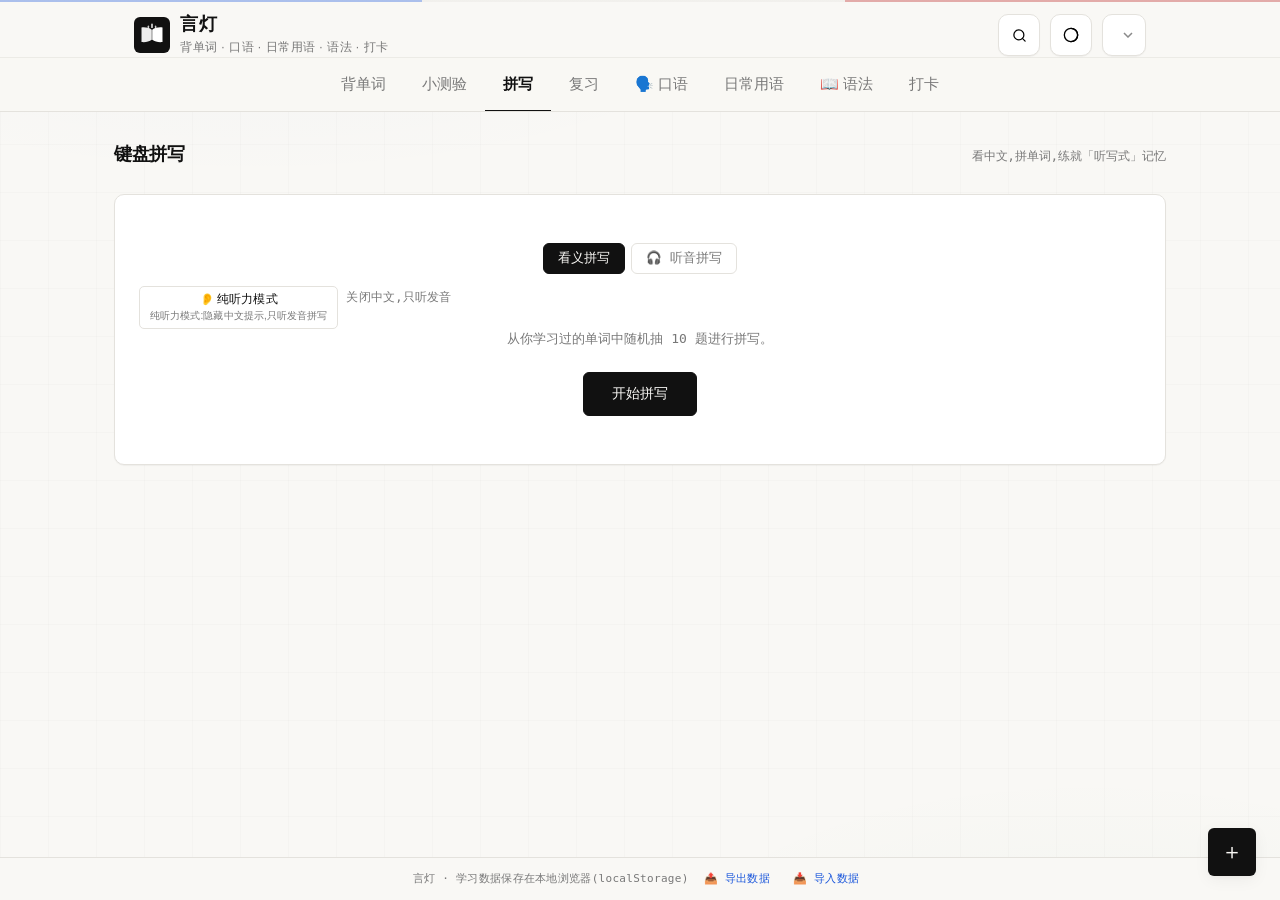
<file: spell.html>
<!DOCTYPE html>
<html lang="zh-CN">
<head>
  <meta charset="UTF-8">
  <meta name="viewport" content="width=device-width, initial-scale=1.0">
  <title>言灯 · 拼写</title>
  <link rel="stylesheet" href="style.css">
  <link rel="icon" type="image/svg+xml" href="logo.svg">
</head>
<body data-page="spell">
<!-- 开场动画 -->
<div class="splash" id="splash">
  <div class="splash-logo">
    <svg viewBox="0 0 46 46" width="76" height="76" aria-hidden="true">
      <path class="book-l" pathLength="100" d="M22.7 16.2 C19.3 13.7 14.4 12.7 9.6 13.3 L9.6 32 C14.4 32.6 19.3 31.6 22.7 29.1 Z" fill="none" stroke="#fff" stroke-width="1.6" stroke-linecap="round" stroke-linejoin="round" opacity=".92"/>
      <path class="book-r" pathLength="100" d="M23.3 16.2 C26.7 13.7 31.6 12.7 36.4 13.3 L36.4 32 C31.6 32.6 26.7 31.6 23.3 29.1 Z" fill="none" stroke="#fff" stroke-width="1.6" stroke-linecap="round" stroke-linejoin="round"/>
      <rect class="wave w1" x="22.1" y="8.2" width="1.8" height="6" rx=".9" fill="#fff"/>
      <rect class="wave w2" x="17.5" y="10.8" width="1.8" height="3.4" rx=".9" fill="#fff" opacity=".78"/>
      <rect class="wave w3" x="26.7" y="10.8" width="1.8" height="3.4" rx=".9" fill="#fff" opacity=".78"/>
    </svg>
  </div>
  <div class="splash-name">言灯</div>
  <div class="splash-line"></div>
  <div class="splash-tag">背单词 · 口语 · 日常用语 · 语法 · 打卡</div>
  <div class="splash-hint">点击任意处跳过</div>
</div>
<header class="site-header">
  <div class="header-inner">
    <div class="brand">
      <a href="index.html" class="brand-logo" title="返回首页"><svg viewBox="0 0 46 46" width="46" height="46" aria-hidden="true"><path d="M22.7 16.2 C19.3 13.7 14.4 12.7 9.6 13.3 L9.6 32 C14.4 32.6 19.3 31.6 22.7 29.1 Z" fill="#fff" opacity=".92"/><path d="M23.3 16.2 C26.7 13.7 31.6 12.7 36.4 13.3 L36.4 32 C31.6 32.6 26.7 31.6 23.3 29.1 Z" fill="#fff"/><rect x="22.1" y="8.2" width="1.8" height="6" rx=".9" fill="#fff"/><rect x="17.5" y="10.8" width="1.8" height="3.4" rx=".9" fill="#fff" opacity=".78"/><rect x="26.7" y="10.8" width="1.8" height="3.4" rx=".9" fill="#fff" opacity=".78"/></svg></a>
      <div class="brand-text">
        <h1>言灯</h1>
        <p>背单词 · 口语 · 日常用语 · 语法 · 打卡</p>
      </div>
    </div>
    <div class="header-right">
      <button id="search-btn" class="theme-toggle" title="查词搜索">
        <svg width="14" height="14" viewBox="0 0 24 24" fill="none" stroke="currentColor" stroke-width="2" stroke-linecap="round" stroke-linejoin="round"><circle cx="11" cy="11" r="8"/><line x1="21" y1="21" x2="16.65" y2="16.65"/></svg>
      </button>
      <div class="theme-wrap">
        <button id="theme-toggle" class="theme-toggle" title="主题配色与深色模式">
          <svg width="14" height="14" viewBox="0 0 24 24" fill="none" stroke="currentColor" stroke-width="2" stroke-linecap="round" stroke-linejoin="round"><circle cx="12" cy="12" r="10"/><path d="M12 2a10 10 0 0 1 0 20"/></svg>
        </button>
        <div class="theme-panel" id="theme-panel">
          <div class="theme-panel-title">主题配色</div>
          <div class="theme-swatches" id="theme-swatches"></div>
          <div class="theme-panel-divider"></div>
          <div class="theme-panel-title">排版风格</div>
          <div class="layout-swatches" id="layout-swatches"></div>
          <div class="theme-panel-divider"></div>
          <button class="theme-dark-btn" id="theme-dark-btn">深色模式: 关</button>
        </div>
      </div>
      <select id="lang-select" class="lang-select" title="选择语言"></select>
    </div>
  </div>
    <nav class="tabs">
    <a class="tab" href="index.html">背单词</a>
    <a class="tab" href="quiz.html">小测验</a>
    <a class="tab active" href="spell.html">拼写</a>
    <a class="tab" href="review.html">复习</a>
    <a class="tab" href="speak.html">🗣️ 口语</a>
    <a class="tab" href="phrases.html"> 日常用语</a>
    <a class="tab" href="grammar.html" data-tab="grammar">📖 语法</a>
    <a class="tab" href="checkin.html">打卡</a>
    </nav>
</header>

<main class="container">

  <!-- 拼写 -->
  <section class="tab-panel active reveal">
    <div class="panel-head">
      <h2>键盘拼写</h2>
      <div class="stats">看中文,拼单词,练就「听写式」记忆</div>
    </div>
    <div id="spell-start" class="quiz-start">
      <div class="spell-mode-tabs">
        <button class="spell-mode-tab active" id="spell-mode-see"> 看义拼写</button>
        <button class="spell-mode-tab" id="spell-mode-listen">🎧 听音拼写</button>
      </div>
      <div style="display:flex;align-items:center;gap:8px;margin-top:8px;">
        <button class="btn btn-light btn-sm" id="spell-pure-listen" title="纯听力模式:隐藏中文提示,只听发音拼写">👂 纯听力模式</button>
        <span class="sub-tip">关闭中文,只听发音</span>
      </div>
      <p id="spell-info">从你学习过的单词中随机抽 10 题进行拼写。</p>
      <button class="btn btn-primary btn-lg" id="spell-begin">开始拼写</button>
    </div>
    <div id="spell-run" hidden>
      <div class="quiz-top">
        <span id="spell-qnum">第 1 题</span>
        <span id="spell-progress">1 / 10</span>
      </div>
      <div class="spell-question">
        <button class="speak-btn" id="spell-speak" title="听发音提示">🔊</button>
        <div class="spell-zh" id="spell-zh"></div>
        <div class="spell-hint" id="spell-hint">提示:重音符号 ́ 不用打,例如 привет 也算对</div>
      </div>
      <div class="spell-input-row">
        <input id="spell-input" type="text" placeholder="在这里输入单词…" autocomplete="off" spellcheck="false">
        <button class="btn btn-primary" id="spell-submit">提交</button>
      </div>
      <div class="spell-feedback" id="spell-feedback"></div>
      <button class="btn btn-primary" id="spell-next" hidden>下一题 →</button>
    </div>
    <div id="spell-result" hidden>
      <div class="result-box">
        <div class="score-ring">
          <svg viewBox="0 0 116 116"><circle class="ring-bg" cx="58" cy="58" r="50"/><circle class="ring-fill" id="spell-ring-fill" cx="58" cy="58" r="50" stroke-dasharray="314" stroke-dashoffset="314"/></svg>
          <div class="ring-text"><span class="ring-score" id="spell-result-score">0</span><span class="ring-total" id="spell-result-total">/ 10</span></div>
        </div>
        <p class="result-msg" id="spell-result-msg"></p>
      </div>
      <h3>拼错回顾</h3>
      <div class="wrong-list" id="spell-wrong"></div>
      <button class="btn btn-primary btn-lg" id="spell-again">再来一次</button>
    </div>
  </section>

</main>

<footer class="site-footer">
  言灯 · 学习数据保存在本地浏览器(localStorage)
  <span class="footer-ops">
    <a href="#" id="export-btn">📤 导出数据</a>
    <a href="#" id="import-btn">📥 导入数据</a>
  </span>
</footer>

<div class="toast" id="toast"></div>

<!-- 一键添加单词(悬浮按钮) -->
<button id="fab-add" class="fab" title="一键添加单词">＋</button>

<!-- 添加单词弹窗 -->
<div class="modal" id="add-modal" hidden>
  <div class="modal-box">
    <h3>✍️ 添加单词</h3>
    <div class="add-mode-tabs">
      <button class="add-mode-tab active" data-mode="single">单个添加</button>
      <button class="add-mode-tab" data-mode="bulk">批量导入</button>
    </div>
    <div id="add-single-view">
      <label class="modal-label" for="add-ru">俄语单词(可带重音符号 ́)</label>
      <input id="add-ru" type="text" placeholder="如: молоко́">
      <label class="modal-label" for="add-zh">中文意思</label>
      <input id="add-zh" type="text" placeholder="如: 牛奶">
      <label class="modal-label" for="add-cat">分类(可选,可直接输入新分类)</label>
      <input id="add-cat" type="text" list="add-cat-list" placeholder="如: 场景·厨房做饭(不填归入「自定义」)">
      <datalist id="add-cat-list"></datalist>
      <label class="modal-label" for="add-note">备注(可选,显示在卡片背面)</label>
      <input id="add-note" type="text" placeholder="如: 接第3格:звони́ть кому́">
      <p class="modal-tip">💡 保存后自动标记「认识」,直接进入艾宾浩斯复习计划</p>
    </div>
    <div id="add-bulk-view" hidden>
      <label class="modal-label" for="add-bulk-cat">导入到分类(可选,不填归入「自定义」)</label>
      <input id="add-bulk-cat" type="text" list="add-cat-list" placeholder="如: 场景·餐厅点餐">
      <label class="modal-label" for="add-bulk-text">每行一个单词:单词 | 意思 | 备注(备注可选)</label>
      <textarea id="add-bulk-text" rows="8" placeholder="молоко́ | 牛奶&#10;звони́ть | 打电话 | 接第 3 格"></textarea>
      <p class="modal-tip">💡 支持 | 、Tab 或多个空格分隔;一键导入后全部自动标记「认识」并进入艾宾浩斯复习计划,重复的单词自动跳过</p>
    </div>
    <div class="modal-actions">
      <button class="btn btn-light" id="add-cancel">取消</button>
      <button class="btn btn-primary" id="add-save">保存并开始学习</button>
    </div>
</div>
</div>

<!-- 查词搜索弹窗(任意页面可用) -->
<div class="modal" id="search-modal" hidden>
  <div class="modal-box search-box">
    <h3> 查词</h3>
    <input id="search-input" type="search" placeholder="输入单词或中文意思,如: молоко́ 或 牛奶">
    <div class="search-results" id="search-results"></div>
    <div class="modal-actions">
      <button class="btn btn-light" id="search-close">关闭</button>
    </div>
  </div>
</div>

<!-- 导入数据(隐藏文件选择) -->
<input type="file" id="import-file" accept=".json,application/json" hidden>

<script src="langs.js"></script>
<script src="data-ru.js"></script>
<script src="app.js"></script>
</body>
</html>
</file>
<file: style.css>
/* 言灯 · Minimalist Tech — 全面升级
 * 极简扁平 + 科技网格背景 + 丝滑页面切换 + 无白屏闪烁
 */
* { box-sizing: border-box; margin: 0; padding: 0; }

:root {
  --text: #111111;
  --text-secondary: #2f2f2f;
  --text-muted: #787878;
  --bg: #f9f8f5;
  --bg-2: #f2f1ed;
  --card: #ffffff;
  --card-solid: #ffffff;
  --input-bg: #f9f8f5;
  --border: #e4e2dd;
  --border-subtle: #ecebe6;
  --border-active: #c8c4bc;
  --shadow-sm: 0 1px 0 rgba(0,0,0,.025), 0 1px 2px rgba(0,0,0,.02);
  --shadow-md: 0 2px 8px rgba(0,0,0,.04), 0 1px 2px rgba(0,0,0,.03);
  --shadow-lg: 0 4px 16px rgba(0,0,0,.05), 0 2px 4px rgba(0,0,0,.03);
  --shadow-glow: 0 0 0 1px rgba(26,86,219,.08);
  --primary: #1a56db;
  --primary-dark: #0f3a9a;
  --primary-light: #dbeafe;
  --primary-bg: rgba(26, 86, 219, .06);
  --accent: #b91c1c;
  --accent-bg: rgba(185, 28, 28, .06);
  --green: #15803d;
  --green-bg: rgba(21, 128, 61, .06);
  --tip-bg: rgba(180, 140, 20, .06);
  --tip-text: #7a5c1e;
  --chart-new: #1a56db;
  --chart-review: #15803d;
  --success: #15803d;
  --flame-core: #f59e0b;
  --flame-mid: #ef4444;
  --flame-tip: #fbbf24;
  --radius: 10px;
  --radius-sm: 6px;
  --font-sans: 'SF Pro Display', 'Geist Sans', 'Helvetica Neue', 'Inter', -apple-system, 'PingFang SC', 'Microsoft YaHei', sans-serif;
  --font-serif: 'Georgia', 'Lyon Text', 'Noto Serif SC', 'Source Han Serif CN', serif;
  --font-mono: 'SF Mono', 'JetBrains Mono', 'Geist Mono', monospace;
}

body.dark {
  --text: #d4d0c8;
  --text-secondary: #8a8680;
  --text-muted: #555048;
  --bg: #1a1816;
  --bg-2: #222018;
  --card: #252320;
  --card-solid: #2a2724;
  --input-bg: #222018;
  --border: #353230;
  --border-subtle: #2c2926;
  --border-active: #4a4540;
  --shadow-sm: 0 1px 0 rgba(255,255,255,.015);
  --shadow-md: 0 2px 8px rgba(0,0,0,.25);
  --shadow-lg: 0 4px 16px rgba(0,0,0,.3);
  --shadow-glow: 0 0 0 1px rgba(180,160,140,.06);
  --primary: #a09078;
  --primary-dark: #b8a890;
  --primary-light: #3a3430;
  --primary-bg: rgba(160, 144, 120, .08);
  --accent: #c08060;
  --accent-bg: rgba(192, 128, 96, .08);
  --green: #7aaa8a;
  --green-bg: rgba(122, 170, 138, .08);
  --tip-bg: rgba(180, 140, 60, .08);
  --tip-text: #d4a840;
  --chart-new: #a09078;
  --chart-review: #7aaa8a;
  --success: #7aaa8a;
  --flame-core: #d97706;
  --flame-mid: #dc2626;
  --flame-tip: #f59e0b;
}

html { scroll-behavior: smooth; }

body {
  font-family: var(--font-sans);
  color: var(--text);
  line-height: 1.6;
  font-size: 16px;
  min-height: 100dvh;
  display: flex;
  flex-direction: column;
  color-scheme: light;
  background-color: var(--bg);
  background-image:
    radial-gradient(ellipse 80% 50% at 20% -10%, rgba(26,86,219,.04) 0%, transparent 60%),
    radial-gradient(ellipse 60% 40% at 85% 110%, rgba(21,128,61,.03) 0%, transparent 60%),
    linear-gradient(to right, rgba(0,0,0,.015) 1px, transparent 1px),
    linear-gradient(to bottom, rgba(0,0,0,.015) 1px, transparent 1px);
  background-size: 100% 100%, 100% 100%, 48px 48px, 48px 48px;
  background-attachment: fixed;
  overflow-x: hidden;
  transition: background-color .4s ease;
}
body.dark {
  color-scheme: dark;
  background-image:
    radial-gradient(ellipse 80% 50% at 20% -10%, rgba(160,144,120,.03) 0%, transparent 60%),
    radial-gradient(ellipse 60% 40% at 85% 110%, rgba(122,170,138,.02) 0%, transparent 60%),
    linear-gradient(to right, rgba(255,255,255,.008) 1px, transparent 1px),
    linear-gradient(to bottom, rgba(255,255,255,.008) 1px, transparent 1px);
}

::selection { background: rgba(26, 86, 219, .12); }
body.dark ::selection { background: rgba(96, 165, 250, .18); }

/* ========== 页面切换 — display:block 不塌陷,纯 opacity/visibility 动画 ========== */
.page-view {
  display: block;
  opacity: 0;
  visibility: hidden;
  pointer-events: none;
  transform: translateY(6px);
}
.page-view.active {
  opacity: 1;
  visibility: visible;
  pointer-events: auto;
  transform: translateY(0);
  transition: opacity .28s cubic-bezier(.4,0,.2,1),
              transform .28s cubic-bezier(.4,0,.2,1),
              visibility 0s linear .28s;
}
.page-view.exiting {
  opacity: 0;
  transform: translateY(-6px);
  visibility: visible;
  transition: opacity .28s cubic-bezier(.4,0,.2,1),
              transform .28s cubic-bezier(.4,0,.2,1),
              visibility 0s linear .28s;
}

.reveal {
  opacity: 0;
  transform: translateY(16px);
  transition: opacity .6s cubic-bezier(.22,.61,.36,1), transform .6s cubic-bezier(.22,.61,.36,1);
}
.reveal.visible { opacity: 1; transform: none; }
.reveal-delay-1 { transition-delay: .08s; }
.reveal-delay-2 { transition-delay: .16s; }
.reveal-delay-3 { transition-delay: .24s; }

/* ========== 排版 ========== */
h1, h2, h3, h4 {
  font-weight: 600; color: var(--text); line-height: 1.2; letter-spacing: -.02em;
}
h1 { font-size: clamp(1.75rem, 4vw + .75rem, 2.5rem); }
h2 { font-size: clamp(1.375rem, 3vw + .25rem, 1.625rem); font-weight: 700; }
h3 { font-size: 1.0625rem; font-weight: 600; }
p { color: var(--text-secondary); font-size: clamp(1.0625rem, 1.5vw, 1.125rem); }

/* ========== Header ========== */
.site-header {
  border-bottom: 1px solid var(--border);
  background: var(--bg);
  position: sticky; top: 0; z-index: 50;
  transition: background .4s ease, border-color .4s ease;
}
/* 俄式装饰线 */
.site-header::before {
  content: '';
  position: absolute; top: 0; left: 0; right: 0; height: 2px;
  background: linear-gradient(90deg, var(--primary) 0%, var(--primary) 33%, var(--border) 33%, var(--border) 66%, var(--accent) 66%, var(--accent) 100%);
  opacity: .35;
}
.header-inner {
  max-width: 1060px; margin: 0 auto; padding: 14px 24px 0;
  display: flex; align-items: center; justify-content: space-between; gap: 16px;
}
.brand { display: flex; align-items: center; gap: 10px; }
.brand-logo {
  width: 36px; height: 36px; border-radius: var(--radius-sm);
  background: var(--text); color: var(--bg); font-weight: 700;
  display: flex; align-items: center; justify-content: center;
  text-decoration: none; transition: transform .2s ease, opacity .2s ease;
}
.brand-logo:hover { transform: scale(1.04); }
.brand-logo svg { display: block; }
.brand-text h1 {
  font-size: 18px; font-weight: 700; letter-spacing: .8px;
  color: var(--text);
}
.brand-text p { font-size: 12px; color: var(--text-muted); letter-spacing: .5px; font-weight: 400; margin-top: 2px; }

.header-right { display: flex; align-items: center; gap: 10px; }
.theme-toggle, .lang-select {
  width: 42px; height: 42px; border-radius: var(--radius);
  border: 1.5px solid var(--border); background: var(--card);
  cursor: pointer; transition: all .15s ease; font-size: 15px;
  display: flex; align-items: center; justify-content: center;
  box-shadow: var(--shadow-sm);
}
.theme-toggle:hover, .lang-select:hover {
  border-color: var(--border-active); background: var(--bg-2);
  box-shadow: var(--shadow-md); transform: translateY(-1px);
}
.theme-toggle:active, .lang-select:active { transform: scale(.95); }
.theme-toggle svg { width: 16px; height: 16px; }
#search-btn svg { width: 15px; height: 15px; }
.lang-select {
  appearance: none; -webkit-appearance: none; padding: 0 32px 0 10px;
  font-size: 13px; font-family: inherit; color: var(--text);
  background: var(--card) url("data:image/svg+xml,%3Csvg xmlns='http://www.w3.org/2000/svg' width='10' height='6'%3E%3Cpath d='M1 1l4 4 4-4' stroke='%238a8a8a' stroke-width='1.5' fill='none'/%3E%3C/svg%3E") no-repeat right 12px center;
  cursor: pointer;
}
.lang-select:focus { outline: none; border-color: var(--primary); }

/* ========== 导航 Tabs ========== */
.tabs {
  display: flex; justify-content: center; gap: 0;
  padding: 0 24px 0;
  overflow-x: auto; scrollbar-width: none; -ms-overflow-style: none;
  border-top: 1px solid var(--border-subtle);
  background: color-mix(in srgb, var(--bg) 95%, transparent);
}
.tabs::-webkit-scrollbar { display: none; }
.tab {
  border: none; background: none; color: var(--text-muted);
  padding: 14px 18px; font-size: 15px; cursor: pointer;
  transition: color .2s ease, border-color .2s ease; font-family: inherit;
  text-decoration: none; white-space: nowrap; font-weight: 400;
  border-bottom: 2px solid transparent; margin-bottom: -1px;
  position: relative;
}
.tab:hover { color: var(--text); border-bottom-color: var(--border-active); }
.tab.active { color: var(--text); font-weight: 600; border-bottom-color: var(--text); }
.tab:active { transform: scale(.97); }

/* ========== 主体 ========== */
.container {
  max-width: 1100px; width: 100%; margin: 0 auto;
  padding: 32px 24px 80px; flex: 1;
  position: relative;
}

/* ========== Hero ========== */
.hero {
  display: flex; justify-content: space-between; align-items: flex-start; gap: 28px; flex-wrap: wrap;
  border: 1px solid var(--border);
  border-radius: var(--radius);
  padding: 32px 36px; margin-bottom: 28px;
  background: var(--card);
  transition: border-color .3s ease, background .3s ease;
  position: relative; overflow: hidden;
}
.hero::before {
  content: '';
  position: absolute; left: 0; top: 0; bottom: 0; width: 3px;
  background: var(--primary);
}
.hero-main { flex: 1; min-width: 240px; }
.hero-main h2 {
  font-size: 1.625rem; font-weight: 700; letter-spacing: -.025em;
  color: var(--text);
}
.hero-date { font-size: 12px; color: var(--text-muted); margin-top: 3px; font-weight: 400; letter-spacing: .3px; }
.hero-quote { margin-top: 14px; padding-left: 12px; border-left: 2px solid var(--border); max-width: 440px; }
.hero-quote .quote-ru { display: block; font-size: 15px; font-style: italic; color: var(--text-secondary); font-family: var(--font-serif); }
.hero-quote .quote-zh { display: block; font-size: 12px; color: var(--text-muted); margin-top: 3px; }
.hero-quote.quote-fade { animation: quoteFade .6s ease; }
@keyframes quoteFade { from { opacity: 0; transform: translateY(6px); } to { opacity: 1; transform: none; } }
.hero-stats { display: flex; gap: 10px; flex-wrap: wrap; }
.stat-card {
  min-width: 120px; text-align: center;
  border: 1px solid var(--border);
  border-radius: var(--radius);
  padding: 18px 20px;
  background: var(--card);
  transition: all .25s cubic-bezier(.4,0,.2,1);
}
.stat-card:hover { border-color: var(--border-active); box-shadow: var(--shadow-md); transform: translateY(-2px); }
.stat-num {
  font-size: clamp(1.5rem, 3vw + .5rem, 1.75rem); font-weight: 700; line-height: 1.1;
  color: var(--text);
  font-variant-numeric: tabular-nums;
}
.stat-label { font-size: 11px; color: var(--text-muted); margin-top: 5px; font-weight: 400; letter-spacing: .3px; }

/* ========== Panel ========== */
.tab-panel { display: none; }
.tab-panel.active { display: block; }
.fade-item { animation: fadeUp .4s both; }
@keyframes fadeUp { from { opacity: 0; transform: translateY(12px); } to { opacity: 1; transform: none; } }

.panel-head { display: flex; align-items: baseline; justify-content: space-between; gap: 12px; flex-wrap: wrap; margin-bottom: 28px; }
.panel-head h2 { font-size: 1.125rem; font-weight: 700; color: var(--text); letter-spacing: -.015em; }
.stats {
  display: inline-flex; align-items: center; gap: 8px;
  color: var(--text-muted); font-size: 12px;
  font-family: var(--font-mono);
}
.stats b { color: var(--primary); font-size: 13px; font-weight: 600; }
.stats-bar { width: 48px; height: 3px; border-radius: 2px; background: var(--border); overflow: hidden; }
.stats-bar i {
  display: block; height: 100%; border-radius: 2px;
  background: var(--primary);
  transition: width .4s ease;
}
.sub-tip { color: var(--text-muted); font-size: 12px; margin: -4px 0 16px; font-family: var(--font-mono); letter-spacing: .2px; }
.sec-title { margin: 24px 0 4px; font-size: 13px; letter-spacing: .04em; text-transform: uppercase; color: var(--text-muted); font-weight: 600; }

/* ========== 按钮 ========== */
.btn {
  border: 1px solid var(--border); border-radius: var(--radius-sm);
  padding: 9px 18px; font-size: 14px; cursor: pointer; font-family: inherit;
  transition: all .2s cubic-bezier(.4,0,.2,1); font-weight: 500; letter-spacing: .1px;
  background: var(--card); color: var(--text);
  -webkit-tap-highlight-color: transparent;
}
.btn:disabled { opacity: .45; cursor: not-allowed; }
.btn:active:not(:disabled) { transform: scale(.97); transition-duration: .08s; }
.btn:hover:not(:disabled) { border-color: var(--border-active); background: var(--bg-2); box-shadow: var(--shadow-sm); }

.btn-primary {
  background: var(--text); color: var(--bg);
  border-color: var(--text);
}
.btn-primary:hover:not(:disabled) { background: #2a2a2a; border-color: #2a2a2a; box-shadow: var(--shadow-md); transform: translateY(-1px); }
.btn-primary:active:not(:disabled) { transform: scale(.98); background: #1a1a1a; border-color: #1a1a1a; }
body.dark .btn-primary:hover:not(:disabled) { background: #e8e4dc; border-color: #e8e4dc; color: #111; box-shadow: var(--shadow-md); }
body.dark .btn-primary:active:not(:disabled) { background: #d4d0c8; border-color: #d4d0c8; }

.btn-success { background: var(--green); color: #fff; border-color: var(--green); }
.btn-success:hover:not(:disabled) { background: #16a34a; border-color: #16a34a; box-shadow: var(--shadow-sm); transform: translateY(-1px); }
.btn-success:active:not(:disabled) { transform: scale(.98); }

.btn-danger { background: var(--accent); color: #fff; border-color: var(--accent); }
.btn-danger:hover:not(:disabled) { background: #dc2626; border-color: #dc2626; box-shadow: var(--shadow-sm); transform: translateY(-1px); }
.btn-danger:active:not(:disabled) { transform: scale(.98); }

.btn-outline { background: transparent; border: 1.5px solid var(--primary); color: var(--primary); }
.btn-outline:hover:not(:disabled) { background: var(--primary-bg); border-color: var(--primary-dark); box-shadow: var(--shadow-sm); }
body.dark .btn-outline:hover:not(:disabled) { background: rgba(160,144,120,.12); }

.btn-light { background: var(--card); border-color: var(--border); color: var(--text); }
.btn-light:hover { border-color: var(--border-active); box-shadow: var(--shadow-sm); background: var(--bg-2); }

.btn-warn { background: var(--tip-bg); border: 1px solid var(--border); color: var(--tip-text); }
.btn-warn:hover { background: rgba(180, 140, 20, .12); border-color: var(--border-active); }

.btn-soft-danger { background: var(--accent-bg); border: 1px solid var(--border); color: var(--accent); }
.btn-soft-danger:hover { background: rgba(185, 28, 28, .10); border-color: color-mix(in srgb, var(--accent) 40%, var(--border)); }

.btn-ghost { background: transparent; color: var(--text-muted); padding: 6px 10px; font-size: 12px; border: none; box-shadow: none; }
.btn-ghost:hover { color: var(--accent); }

.btn-lg { padding: 12px 28px; font-size: 14px; border-radius: var(--radius-sm); }
.btn-sm { padding: 5px 10px; font-size: 11.5px; border-radius: 5px; }
:focus-visible { outline: 2px solid var(--primary); outline-offset: 2px; border-radius: 2px; }

/* 按钮扫光效果 */
.btn-primary::after, .checkin-btn::after {
  content: '';
  position: absolute; inset: 0;
  background: linear-gradient(90deg, transparent, rgba(255,255,255,.15), transparent);
  transform: translateX(-100%);
  transition: transform .6s ease;
}
.btn-primary:hover::after, .checkin-btn:hover::after { transform: translateX(100%); }
.btn { position: relative; overflow: hidden; }

/* ========== 筛选栏 ========== */
.controls { display: flex; gap: 10px; flex-wrap: wrap; margin-bottom: 16px; }
.controls input, .controls select {
  padding: 9px 12px; border: 1.5px solid var(--border); border-radius: var(--radius-sm);
  font-size: 13px; font-family: inherit; background: var(--input-bg); color: var(--text);
  transition: border-color .2s ease, box-shadow .2s ease;
}
.controls input:focus, .controls select:focus { border-color: var(--primary); outline: none; box-shadow: 0 0 0 3px color-mix(in srgb, var(--primary) 12%, transparent); }
.controls input { flex: 1; min-width: 150px; }
.controls select { cursor: pointer; }

/* ========== 单词卡片 ========== */
.flashcard {
  max-width: 560px; height: 300px; margin: 0 auto 18px;
  perspective: 1400px; cursor: pointer;
  transition: height .35s ease;
}
.flashcard.has-ex { height: 420px; }
.flashcard-inner {
  position: relative; width: 100%; height: 100%;
  transform-style: preserve-3d; transition: transform .5s cubic-bezier(.4, .1, .2, 1);
}
.flashcard.flipped .flashcard-inner { transform: rotateY(180deg); }
.flashcard-face {
  position: absolute; inset: 0; backface-visibility: hidden; -webkit-backface-visibility: hidden;
  border: 1px solid var(--border); border-radius: var(--radius);
  display: flex; flex-direction: column; align-items: center; justify-content: center; gap: 12px;
  padding: 28px; background: var(--card);
}
.flashcard-front { background: var(--card); box-shadow: var(--shadow-sm); }
.flashcard-back {
  transform: rotateY(180deg); background: var(--card);
  box-shadow: var(--shadow-lg), inset 0 1px 0 rgba(255,255,255,.5);
}
.ru-word {
  font-size: clamp(2rem, 5vw + .5rem, 2.6rem); font-weight: 700; color: var(--text); text-align: center;
  font-family: 'Noto Serif SC', 'Source Han Serif CN', Georgia, serif; letter-spacing: .8px; line-height: 1.3;
}
.zh-word { font-size: clamp(1.2rem, 3vw + .25rem, 1.5rem); font-weight: 600; color: var(--text-secondary); letter-spacing: .5px; }
.hint { font-size: 11px; color: var(--text-muted); letter-spacing: .6px; text-transform: uppercase; font-family: var(--font-mono); }
.cat-tag {
  background: var(--primary-bg); color: var(--primary);
  font-size: 11px; padding: 2px 10px; border-radius: 999px; font-family: var(--font-mono);
}
.speak-btn {
  position: absolute; top: 12px; left: 12px;
  border: 1px solid var(--border); background: var(--card);
  color: var(--text-muted); border-radius: 50%;
  width: 32px; height: 32px; cursor: pointer; font-size: 13px;
  transition: all .2s ease;
  box-shadow: var(--shadow-sm);
}
.speak-btn:hover { background: var(--primary); color: #fff; border-color: var(--primary); transform: scale(1.08); }
.speak-btn:active { transform: scale(.95); }
.speak-btn.small { position: static; width: 24px; height: 24px; font-size: 12px; flex-shrink: 0; border: none; background: none; }
.known-badge {
  position: absolute; top: 14px; right: 14px;
  background: var(--green-bg); color: var(--green);
  font-size: 11px; padding: 2px 8px; border-radius: 999px; font-family: var(--font-mono);
}

.card-actions {
  display: flex; gap: 10px; justify-content: center; align-items: center;
  flex-wrap: wrap; margin-bottom: 18px;
}
.card-actions .btn-soft-danger, .card-actions .btn-warn, .card-actions .btn-success { min-width: 110px; }
.card-main-btn { padding: 12px 28px; font-size: 14px; }
.card-shuffle-btn, .review-shuffle-btn {
  min-width: 64px;
  padding: 8px 14px;
  font-size: 13px;
  border-radius: var(--radius-sm);
}
.card-shuffle-btn.active, .review-shuffle-btn.active {
  background: var(--primary);
  color: #fff;
  border-color: var(--primary);
}
.btn-nav {
  min-width: 38px; padding: 10px 12px; background: var(--card);
  border: 1px solid var(--border); color: var(--text-muted); border-radius: var(--radius-sm);
  font-size: 14px; transition: all .15s;
}
.btn-nav:hover:not(:disabled) { border-color: var(--border-active); color: var(--text); }
.progress-text { text-align: center; color: var(--text-muted); font-size: 11px; opacity: .7; margin-bottom: 10px; font-family: var(--font-mono); letter-spacing: .3px; }
.known-bar {
  height: 3px; background: var(--border); border-radius: 2px; overflow: hidden; max-width: 560px; margin: 0 auto;
}
.known-bar-fill {
  height: 100%; background: var(--green); border-radius: 2px; transition: width .4s ease;
}

/* ========== 词库包 ========== */
.pack-gate { margin-bottom: 10px; }
.pack-gate .sub-tip { margin: 2px 2px 14px; }
.pack-gate-grid { display: grid; grid-template-columns: repeat(auto-fill, minmax(220px, 1fr)); gap: 12px; }
.pack-card {
  text-align: left; display: flex; flex-direction: column; gap: 10px;
  border: 1px solid var(--border); border-radius: var(--radius);
  padding: 20px 22px; cursor: pointer; font-family: inherit; color: var(--text);
  background: var(--card); transition: all .25s cubic-bezier(.4,0,.2,1);
  position: relative; overflow: hidden;
}
.pack-card::before {
  content: ''; position: absolute; left: 0; top: 0; bottom: 0; width: 4px;
  background: var(--pack-color, var(--primary)); opacity: .7; transition: opacity .2s;
}
.pack-card:hover::before { opacity: 1; }
.pack-card[data-pack="base"]       { --pack-color: #1a56db; }
.pack-card[data-pack="scenes"]     { --pack-color: #0891b2; }
.pack-card[data-pack="freq"]       { --pack-color: #d97706; }
.pack-card[data-pack="mistakes"]   { --pack-color: #dc2626; }
.pack-card[data-pack="newscenes_ru"],
.pack-card[data-pack="newscenes_en"] { --pack-color: #7c3aed; }
.pack-card[data-pack="daily_ru"],
.pack-card[data-pack="daily_en"]   { --pack-color: #15803d; }
.pack-card:hover { border-color: var(--border-active); box-shadow: var(--shadow-lg); transform: translateY(-3px); }
.pack-card-head { display: flex; align-items: center; justify-content: space-between; gap: 8px; margin-left: 10px; }
.pack-card-name { font-size: 15px; font-weight: 600; color: var(--text); }
.pack-card-count {
  font-size: 11px; background: var(--primary-bg); color: var(--primary);
  padding: 2px 10px; border-radius: 999px; font-family: var(--font-mono); font-weight: 500;
}
.pack-card-desc { font-size: 12px; color: var(--text-muted); line-height: 1.6; margin: 0; }
.pack-card-bar { height: 6px; background: var(--border); border-radius: 3px; overflow: hidden; }
.pack-card-bar i {
  display: block; height: 100%; border-radius: 3px;
  background: linear-gradient(90deg, var(--pack-color, var(--primary)), color-mix(in srgb, var(--pack-color, var(--primary)) 70%, #fff));
  transition: width .6s ease;
  box-shadow: inset 0 1px 1px rgba(255,255,255,.25);
}
.pack-card-meta { font-size: 11px; color: var(--text-muted); font-family: var(--font-mono); margin-left: 10px; }
#vocab-area { animation: panelIn .35s ease; }
#vocab-area.area-fade { animation: areaIn .35s cubic-bezier(.4,0,.2,1) both; }
@keyframes areaIn { from { opacity: 0; transform: translateY(14px); } }
#pack-gate.gate-leave { animation: gateOut .28s cubic-bezier(.4,0,1,1) both; }
@keyframes gateOut { to { opacity: 0; transform: translateY(-8px); } }

/* ========== 单词网格 ========== */
.word-grid { display: grid; grid-template-columns: repeat(auto-fill, minmax(170px, 1fr)); gap: 10px; }
.word-item {
  border: 1px solid var(--border); border-radius: var(--radius-sm);
  padding: 12px 14px; cursor: pointer; font-family: inherit; color: var(--text);
  background: var(--card); transition: all .2s cubic-bezier(.4,0,.2,1);
  position: relative;
}
.word-item:hover { border-color: var(--border-active); box-shadow: var(--shadow-md); transform: translateY(-1px); }
.word-item.current { border-color: var(--primary); box-shadow: var(--shadow-glow); }
.word-ru { font-weight: 700; font-size: 15px; color: var(--text); font-family: 'Noto Serif SC', 'Source Han Serif CN', Georgia, serif; letter-spacing: .4px; }
.word-zh { font-size: 12px; color: var(--text-muted); font-weight: 400; }
.word-meta { font-size: 10px; color: var(--text-muted); white-space: nowrap; overflow: hidden; text-overflow: ellipsis; font-family: var(--font-mono); }
.word-check {
  position: absolute; top: 8px; right: 8px; width: 16px; height: 16px; border-radius: 50%;
  background: var(--green); color: #fff; font-size: 9px; line-height: 16px; text-align: center;
}
.word-item.fuzzy .word-check { background: #a16207; }
.book-fuzzy {
  background: var(--tip-bg); color: var(--tip-text);
  font-size: 10px; padding: 1px 8px; border-radius: 999px; font-family: var(--font-mono);
}

/* ========== FAB ========== */
.fab {
  position: fixed; right: 24px; bottom: 24px; z-index: 90;
  width: 48px; height: 48px; border-radius: var(--radius-sm); border: none; cursor: pointer;
  background: var(--text); color: var(--bg); font-size: 22px; line-height: 1;
  transition: transform .2s ease, background .2s ease;
  box-shadow: var(--shadow-lg);
}
.fab:hover { transform: scale(1.06); background: #333; }
.fab:active { transform: scale(.94); }
/* FAB 脉冲光晕 */
.fab::after {
  content: '';
  position: absolute; inset: -4px;
  border-radius: calc(var(--radius-sm) + 4px);
  background: var(--text);
  opacity: 0;
  z-index: -1;
  animation: fabPulse 2.5s ease-in-out infinite;
}
@keyframes fabPulse {
  0%, 100% { opacity: 0; transform: scale(.95); }
  50% { opacity: .08; transform: scale(1.08); }
}

/* ========== 分类胶囊 ========== */
.cat-chips { display: flex; flex-wrap: wrap; gap: 6px; margin-bottom: 18px; }
.cat-chip {
  display: inline-flex; align-items: center; gap: 5px;
  border: 1px solid var(--border); background: var(--card); color: var(--text-muted);
  border-radius: 999px; padding: 5px 12px; font-size: 12.5px; cursor: pointer;
  font-family: inherit; transition: all .15s; font-weight: 400;
  min-height: 32px;
}
.cat-chip:hover { border-color: var(--border-active); color: var(--text); }
.cat-chip.active { border-color: var(--primary); background: var(--primary-bg); color: var(--primary); font-weight: 500; }

/* ========== 搜索框 ========== */
.search-box { max-width: 500px; }
.search-results { max-height: 320px; overflow-y: auto; margin-bottom: 12px; }
.search-item {
  display: flex; align-items: center; gap: 12px;
  border: 1px solid var(--border); border-radius: var(--radius-sm);
  padding: 11px 14px; margin-bottom: 6px; cursor: pointer;
  font-family: inherit; color: var(--text); text-align: left; width: 100%;
  background: var(--card); transition: all .12s ease;
}
.search-item:hover { border-color: var(--border-active); transform: translateX(2px); }
.search-ru { font-weight: 700; font-size: 16px; font-family: 'Noto Serif SC', 'Source Han Serif CN', Georgia, serif; color: var(--text); letter-spacing: .3px; }
.search-zh { color: var(--text-muted); font-size: 12.5px; }
.search-cat { font-size: 10px; color: var(--text-muted); font-family: var(--font-mono); }

/* ========== 艾宾浩斯阶段指示器 ========== */
.phase-dots { display: flex; gap: 6px; justify-content: center; margin-bottom: 10px; }
.phase-dot {
  width: 9px; height: 9px; border-radius: 50%;
  background: var(--border-subtle); border: 1.5px solid var(--border);
  transition: all .25s ease;
}
.phase-dot.done { background: var(--green); border-color: var(--green); box-shadow: 0 0 0 2px color-mix(in srgb, var(--green) 15%, transparent); }
.phase-dot.current { background: var(--primary); border-color: var(--primary); box-shadow: 0 0 0 2px color-mix(in srgb, var(--primary) 20%, transparent); animation: dotPulse 1.5s ease-in-out infinite; }
@keyframes dotPulse { 0%,100% { transform: scale(1); } 50% { transform: scale(1.2); } }

/* ========== 今日精选徽章 ========== */
.today-badge {
  display: inline-flex; align-items: center; gap: 4px;
  background: var(--text); color: var(--bg);
  font-size: 10px; font-weight: 600; font-family: var(--font-mono);
  padding: 3px 8px; border-radius: 3px; letter-spacing: .6px; text-transform: uppercase;
  box-shadow: var(--shadow-sm);
}

/* ========== 每日一词 ========== */
.daily-word {
  border: 1px solid var(--border); border-radius: var(--radius);
  padding: 32px; background: var(--card); text-align: center;
  box-shadow: var(--shadow-sm);
  transition: box-shadow .25s ease;
}
.daily-word:hover { box-shadow: var(--shadow-md); }
.daily-word-note { font-size: 11px; color: var(--text-muted); font-family: var(--font-mono); }
.daily-word-ex { margin-top: 12px; }
.daily-word-actions { margin-top: 14px; text-align: center; }
.daily-word-actions .btn.done { background: var(--green); color: #fff; border-color: var(--green); opacity: .75; }
.daily-word-main { display: flex; flex-direction: column; align-items: center; gap: 6px; }
.daily-word-ru {
  font-size: 2.2rem; font-weight: 700; letter-spacing: .8px; text-align: center;
  color: var(--text); font-family: 'Noto Serif SC', 'Source Han Serif CN', Georgia, serif;
  line-height: 1.3;
}
.daily-word-zh { font-size: 1.3rem; font-weight: 600; color: var(--text-secondary); letter-spacing: .5px; }
.daily-word-meta { display: flex; align-items: center; gap: 6px; flex-wrap: wrap; justify-content: center; }

/* ========== 测验 ========== */
.quiz-start {
  text-align: center; border: 1px solid var(--border);
  border-radius: var(--radius); padding: 48px 24px; background: var(--card);
  box-shadow: var(--shadow-sm);
}
.quiz-start p { margin-bottom: 22px; color: var(--text-muted); font-size: 13px; font-family: var(--font-mono); }
.quiz-top { display: flex; justify-content: space-between; color: var(--text-muted); font-size: 12px; margin-bottom: 10px; font-family: var(--font-mono); }
.quiz-question {
  border: 1px solid var(--border); border-radius: var(--radius);
  padding: 28px; font-size: 17px; text-align: center; margin-bottom: 16px; background: var(--card);
}
.q-ru { font-size: clamp(1.5rem, 4vw, 1.875rem); font-weight: 700; color: var(--text); font-family: 'Noto Serif SC', 'Source Han Serif CN', Georgia, serif; letter-spacing: 1px; }
.quiz-options { display: grid; grid-template-columns: 1fr 1fr; gap: 10px; }
.quiz-option {
  display: flex; align-items: center; gap: 10px; text-align: left;
  border: 1px solid var(--border); border-radius: var(--radius-sm);
  padding: 15px 16px; font-size: 14px; cursor: pointer; font-family: inherit; color: var(--text);
  transition: all .2s ease; background: var(--card); font-weight: 400;
}
.quiz-option:hover:not(:disabled) { border-color: var(--primary); background: var(--primary-bg); box-shadow: var(--shadow-sm); transform: translateY(-1px); }
.quiz-option:disabled { cursor: default; }
.quiz-option .opt-label {
  width: 24px; height: 24px; border-radius: 4px; background: var(--border-subtle); color: var(--text-muted);
  display: inline-flex; align-items: center; justify-content: center; font-size: 12px; flex-shrink: 0;
  font-family: var(--font-mono); font-weight: 600;
}
.quiz-option.correct { background: var(--green-bg); border-color: var(--green); }
.quiz-option.correct .opt-label { background: var(--green); color: #fff; }
.quiz-option.wrong { background: var(--accent-bg); border-color: var(--accent); }
.quiz-option.wrong .opt-label { background: var(--accent); color: #fff; }
#quiz-next { display: block; margin: 16px auto 0; min-width: 160px; }

.result-box {
  text-align: center; border: 1px solid var(--border); border-radius: var(--radius);
  padding: 36px; margin-bottom: 22px; background: var(--card);
  box-shadow: var(--shadow-md);
}
.score-ring {
  width: 116px; height: 116px; margin: 0 auto 10px;
  position: relative;
  animation: scoreReveal .5s cubic-bezier(.22,.9,.36,1) both;
}
.score-ring svg { width: 100%; height: 100%; transform: rotate(-90deg); }
.score-ring circle { fill: none; stroke-width: 5; }
.score-ring .ring-bg { stroke: var(--border); }
.score-ring .ring-fill {
  stroke: var(--primary);
  stroke-linecap: round;
  transition: stroke-dashoffset 1s cubic-bezier(.4,0,.2,1);
  filter: drop-shadow(0 0 4px color-mix(in srgb, var(--primary) 40%, transparent));
}
.score-ring .ring-text {
  position: absolute; inset: 0; display: flex; align-items: center; justify-content: center; flex-direction: column;
  transform: none;
}
.score-ring .ring-score { font-size: 2rem; font-weight: 700; color: var(--text); line-height: 1; }
.score-ring .ring-total { font-size: 12px; font-weight: 400; color: var(--text-muted); font-family: var(--font-mono); margin-top: 2px; }
.result-msg { color: var(--text-muted); margin-bottom: 8px; font-size: 13px; }
#quiz-again { display: block; margin: 10px auto 0; }
.wrong-list { margin: 12px 0 22px; display: flex; flex-direction: column; gap: 8px; }
.wrong-item {
  border: 1px solid var(--border); border-radius: var(--radius-sm);
  padding: 11px 14px; display: flex; align-items: center; gap: 12px; background: var(--card);
}
.wrong-ru { font-weight: 700; font-size: 17px; color: var(--text); font-family: 'Noto Serif SC', 'Source Han Serif CN', Georgia, serif; letter-spacing: .4px; }
.wrong-zh { color: var(--text-secondary); flex: 1; font-weight: 400; }
.wrong-source { font-size: 10px; font-family: var(--font-mono); padding: 2px 7px; border-radius: 999px; white-space: nowrap; flex-shrink: 0; font-weight: 500; }
.wrong-source.quiz-src  { background: rgba(26,86,219,.1); color: var(--primary); }
.wrong-source.spell-src { background: rgba(217,119,6,.1); color: #b45309; }
.wrong-source.stress-src { background: rgba(185,28,28,.08); color: var(--accent); }
.no-wrong { text-align: center; color: var(--text-muted); padding: 10px 0; font-family: var(--font-mono); }

/* ========== 拼写 ========== */
.spell-question {
  position: relative; border: 1px solid var(--border); border-radius: var(--radius);
  padding: 40px 24px; text-align: center; margin-bottom: 16px; background: var(--card);
  box-shadow: var(--shadow-sm);
}
.spell-question:hover { box-shadow: var(--shadow-md); }
.spell-question .speak-btn { top: 12px; left: 12px; }
.spell-zh { font-size: clamp(1.2rem, 3vw + .25rem, 1.5rem); font-weight: 600; color: var(--text-secondary); }
.spell-hint { font-size: 11px; color: var(--text-muted); margin-top: 10px; letter-spacing: .4px; font-family: var(--font-mono); }
.spell-input-row { display: flex; gap: 10px; max-width: 480px; margin: 0 auto 12px; }
.spell-input-row input {
  flex: 1; min-width: 0; padding: 13px 14px; border: 1.5px solid var(--border);
  border-radius: var(--radius-sm); font-size: 1.125rem; font-family: var(--font-serif);
  background: var(--input-bg); color: var(--text); letter-spacing: 1px;
  transition: border-color .2s ease, box-shadow .2s ease;
}
.spell-input-row input:focus { border-color: var(--primary); outline: none; box-shadow: 0 0 0 3px color-mix(in srgb, var(--primary) 12%, transparent); }
.spell-input-row input:disabled { opacity: .55; }
.spell-feedback { text-align: center; font-size: 16px; min-height: 28px; margin-bottom: 10px; font-weight: 500; }
.spell-feedback.ok { color: var(--green); }
.spell-feedback.no { color: var(--accent); }
.spell-correct-word { font-family: 'Noto Serif SC', 'Source Han Serif CN', Georgia, serif; font-weight: 700; margin: 0 5px; letter-spacing: .5px; }
#spell-next { display: block; margin: 0 auto; min-width: 160px; }

/* ========== 口语 ========== */
.rate-btns { display: flex; gap: 6px; margin-bottom: 10px; }
.rate-btns .active { background: var(--text); color: var(--bg); border-color: var(--text); }
.sentence-list { display: flex; flex-direction: column; gap: 6px; margin-bottom: 6px; }
.sentence-item {
  border: 1px solid var(--border); border-radius: var(--radius-sm);
  padding: 12px 14px; display: flex; align-items: center; gap: 10px;
  background: var(--card); transition: all .2s ease;
}
.sentence-item:hover { border-color: var(--border-active); box-shadow: var(--shadow-sm); }
.s-no { color: var(--text-muted); font-size: 11px; width: 22px; text-align: right; flex-shrink: 0; font-family: var(--font-mono); }
.sentence-item .ru {
  font-size: 17px; font-weight: 700; color: var(--text); flex: 1;
  font-family: 'Noto Serif SC', 'Source Han Serif CN', Georgia, serif;
  letter-spacing: .3px; line-height: 1.5;
}
.sentence-item .zh { color: var(--text-secondary); flex: 1.4; font-size: 14px; line-height: 1.6; }

.twister-card {
  border: 1px solid var(--border); border-radius: var(--radius-sm);
  padding: 14px 16px; margin-bottom: 8px; background: var(--card);
  border-left: 3px solid var(--accent); transition: all .2s ease;
}
.twister-card:hover { border-color: var(--border-active); box-shadow: var(--shadow-sm); border-left-color: var(--accent); }
.twister-card .ru {
  font-size: 16px; font-weight: 700; margin-bottom: 3px;
  font-family: 'Noto Serif SC', 'Source Han Serif CN', Georgia, serif;
  letter-spacing: .3px; line-height: 1.5;
}
.twister-card .zh { color: var(--text-secondary); font-size: 13px; line-height: 1.5; }
.twister-card .tip { color: var(--accent); font-size: 11px; margin-top: 3px; font-family: var(--font-mono); }

.dialogue-card {
  border: 1px solid var(--border); border-radius: var(--radius);
  padding: 18px; margin-bottom: 12px; background: var(--card);
  box-shadow: var(--shadow-sm);
  transition: all .2s ease;
}
.dialogue-card:hover { border-color: var(--border-active); box-shadow: var(--shadow-md); }
.dialogue-card h4 { margin-bottom: 10px; font-size: 15px; }
.dialogue-line { display: flex; gap: 8px; align-items: flex-start; margin-bottom: 8px; }
.dialogue-who {
  background: var(--primary-bg); color: var(--primary);
  font-size: 11px; font-weight: 600;
  padding: 2px 8px; border-radius: 3px; white-space: nowrap; margin-top: 2px; font-family: var(--font-mono);
}
.dialogue-text { flex: 1; }
.dialogue-text .ru {
  font-weight: 700; font-size: 16px;
  font-family: 'Noto Serif SC', 'Source Han Serif CN', Georgia, serif;
  letter-spacing: .3px; line-height: 1.5;
}
.dialogue-text .zh { color: var(--text-secondary); font-size: 13px; line-height: 1.5; }

/* ========== 字母表 ========== */
.letter-group { margin-bottom: 24px; }
.letter-group h3 { font-size: 13px; color: var(--text-muted); margin-bottom: 10px; letter-spacing: .06em; text-transform: uppercase; font-weight: 600; }
.letter-grid { display: grid; grid-template-columns: repeat(auto-fill, minmax(220px, 1fr)); gap: 8px; }
.letter-card {
  border: 1px solid var(--border); border-radius: var(--radius-sm);
  padding: 12px 14px; display: flex; gap: 12px; align-items: flex-start;
  background: var(--card); transition: all .15s ease;
}
.letter-card:hover { border-color: var(--border-active); }
.letter-big {
  display: flex; flex-direction: column; align-items: center; justify-content: center;
  min-width: 52px; height: 64px; border-radius: var(--radius-sm);
  border: 1px solid var(--border); background: var(--bg-2);
  font-size: 24px; font-weight: 700; color: var(--text); line-height: 1.25;
}
.letter-big .letter-lower { font-size: 14px; font-weight: 400; color: var(--text-muted); }
.letter-info { flex: 1; min-width: 0; }
.letter-ipa { font-weight: 600; font-family: var(--font-mono); }
.letter-note { font-size: 12px; color: var(--text-muted); margin: 2px 0 5px; }
.letter-example { font-size: 12px; display: flex; align-items: center; gap: 5px; }

/* ========== 日常用语 ========== */
.phrase-filter input {
  width: 100%; max-width: 300px; padding: 8px 12px; border: 1px solid var(--border);
  border-radius: var(--radius-sm); margin-bottom: 12px; font-size: 13px; font-family: inherit;
  background: var(--input-bg); color: var(--text); transition: border-color .15s;
}
.phrase-filter input:focus { border-color: var(--primary); outline: none; }
.phrase-group h3 { font-size: 13px; color: var(--text-muted); margin: 18px 0 8px; letter-spacing: .05em; text-transform: uppercase; font-weight: 600; }
.phrase-list { display: flex; flex-direction: column; gap: 6px; }
.phrase-item {
  border: 1px solid var(--border); border-radius: var(--radius-sm);
  padding: 10px 14px; display: flex; align-items: center; gap: 10px;
  background: var(--card); transition: all .12s;
}
.phrase-item:hover { border-color: var(--border-active); }
.phrase-item .ru {
  font-size: 17px; font-weight: 700; color: var(--text); flex: 1;
  font-family: 'Noto Serif SC', 'Source Han Serif CN', Georgia, serif;
  letter-spacing: .3px; line-height: 1.5;
}
.phrase-item .zh { color: var(--text-secondary); flex: 1.4; font-size: 14px; line-height: 1.6; }

/* ========== 语法 ========== */
.grammar-card {
  border: 1px solid var(--border); border-radius: var(--radius);
  margin-bottom: 8px; overflow: hidden; background: var(--card);
  transition: border-color .2s, box-shadow .2s;
}
.grammar-card:hover { border-color: var(--border-active); box-shadow: var(--shadow-sm); }
.grammar-card summary {
  padding: 13px 16px; cursor: pointer; font-weight: 600; font-size: 14px;
  list-style: none; display: flex; justify-content: space-between; align-items: center;
  transition: background .12s; color: var(--text);
}
.grammar-card summary:hover { background: var(--bg-2); }
.grammar-card summary::-webkit-details-marker { display: none; }
.grammar-card summary::after { content: '+'; color: var(--text-muted); transition: transform .2s; font-family: var(--font-mono); font-weight: 400; }
.grammar-card[open] summary::after { content: '-'; }
.grammar-body { padding: 4px 16px 14px; }
.grammar-body p { margin: 6px 0; color: var(--text-secondary); font-size: 14px; }
.g-table { width: 100%; border-collapse: collapse; margin: 8px 0; font-size: 13px; }
.g-table th, .g-table td { border: 1px solid var(--border); padding: 7px 10px; text-align: left; }
.g-table th { background: var(--bg-2); color: var(--text-muted); font-weight: 600; font-family: var(--font-mono); }
.g-table tr:nth-child(even) td { background: rgba(0,0,0,.01); }
.g-list { margin: 4px 0 4px 18px; }
.g-list li { margin: 3px 0; color: var(--text-secondary); font-size: 13px; }
.grammar-body .tip {
  background: var(--tip-bg); color: var(--tip-text);
  border-radius: var(--radius-sm); padding: 7px 10px; font-size: 12px;
  font-family: var(--font-mono);
}

/* ========== 打卡 ========== */
.checkin-hero {
  text-align: center;
  border: 1px solid var(--border);
  border-radius: var(--radius);
  background: linear-gradient(135deg, var(--card) 0%, color-mix(in srgb, var(--primary) 8%, var(--card)) 100%);
  padding: 36px 20px 28px;
  margin-bottom: 22px;
  position: relative;
  overflow: hidden;
}
.checkin-hero::before {
  content: '';
  position: absolute;
  top: -40%;
  left: 50%;
  transform: translateX(-50%);
  width: 200%;
  height: 200%;
  background: radial-gradient(ellipse at center, color-mix(in srgb, var(--accent) 6%, transparent) 0%, transparent 70%);
  pointer-events: none;
}
.hero-fire {
  margin: 0 auto 12px;
  width: 48px;
  height: 48px;
  display: flex;
  align-items: center;
  justify-content: center;
}
.fire-svg { display: block; }
.fire-svg .flame-1 { animation: flicker 1.2s ease-in-out infinite alternate; }
.fire-svg .flame-2 { animation: flicker 1.2s ease-in-out infinite alternate-reverse; }
.fire-svg .flame-3 { animation: flicker 0.9s ease-in-out infinite alternate; }
@keyframes flicker {
  0% { opacity: 0.85; transform: scale(1) translateY(0); }
  50% { opacity: 1; transform: scale(1.04) translateY(-1px); }
  100% { opacity: 0.9; transform: scale(0.97) translateY(1px); }
}
.streak-num {
  font-size: 4rem;
  font-weight: 800;
  line-height: 1;
  color: var(--text);
  margin-bottom: 4px;
  font-variant-numeric: tabular-nums;
  text-shadow: 0 0 24px color-mix(in srgb, var(--primary) 30%, transparent);
}
.streak-label {
  color: var(--text-muted);
  margin-bottom: 16px;
  font-size: 12px;
  font-family: var(--font-mono);
  letter-spacing: 0.3px;
  text-transform: uppercase;
}
.streak-milestones {
  display: flex;
  justify-content: center;
  gap: 12px;
  margin-bottom: 20px;
  flex-wrap: wrap;
}
.milestone {
  font-size: 11px;
  font-family: var(--font-mono);
  padding: 3px 10px;
  border-radius: 999px;
  border: 1px solid var(--border);
  color: var(--text-muted);
  transition: all 0.3s ease;
}
.milestone.reached {
  background: color-mix(in srgb, var(--primary) 15%, transparent);
  border-color: var(--primary);
  color: var(--primary);
  font-weight: 600;
}
.checkin-btn {
  position: relative;
  overflow: hidden;
  padding: 14px 40px;
  font-size: 16px;
  font-weight: 600;
  border-radius: 12px;
  background: var(--primary);
  color: #fff;
  border: none;
  cursor: pointer;
  transition: all 0.2s cubic-bezier(0.4, 0, 0.2, 1);
}
.checkin-btn::after {
  content: '';
  position: absolute;
  top: 0;
  left: -100%;
  width: 100%;
  height: 100%;
  background: linear-gradient(90deg, transparent, rgba(255,255,255,0.15), transparent);
  transition: left 0.5s ease;
}
.checkin-btn:hover::after { left: 100%; }
.checkin-btn:hover { transform: translateY(-2px); box-shadow: var(--shadow-lg); }
.checkin-btn:active { transform: translateY(0) scale(0.97); }
.checkin-btn.checked {
  background: color-mix(in srgb, var(--success) 15%, var(--card));
  color: var(--success);
  border: 1px solid var(--success);
  cursor: default;
}
.checkin-btn.checked::after { display: none; }
.checkin-btn.pulse { animation: btnPulse 2s ease-in-out infinite; }
@keyframes btnPulse {
  0%, 100% { box-shadow: 0 0 0 0 color-mix(in srgb, var(--primary) 30%, transparent); }
  50% { box-shadow: 0 0 0 8px color-mix(in srgb, var(--primary) 0%, transparent); }
}
.checkin-msg {
  margin-top: 14px;
  color: var(--text-muted);
  font-size: 14px;
  font-style: italic;
  min-height: 20px;
}
.month-ring-wrap {
  display: flex;
  align-items: center;
  gap: 20px;
  margin-bottom: 22px;
  padding: 20px;
  border: 1px solid var(--border);
  border-radius: var(--radius);
  background: var(--card);
}
@media (max-width: 640px) {
  .month-ring-wrap { flex-direction: column; align-items: flex-start; }
}
.month-ring { flex-shrink: 0; }
.ring-fill { transition: stroke-dashoffset 0.8s cubic-bezier(0.4, 0, 0.2, 1); }
.ring-stat { display: flex; justify-content: space-between; gap: 16px; margin-bottom: 8px; font-size: 13px; }
.ring-stat:last-child { margin-bottom: 0; }
.ring-stat .label { color: var(--text-muted); }
.ring-stat b { color: var(--text); font-weight: 600; font-variant-numeric: tabular-nums; }
.cal-section-title {
  text-align: center;
  font-size: 14px;
  color: var(--text-muted);
  font-family: var(--font-mono);
  letter-spacing: 0.3px;
  margin-bottom: 12px;
}
.calendar {
  display: grid; grid-template-columns: repeat(7, 1fr); gap: 5px;
  max-width: 420px; margin: 10px auto 6px;
}
.cal-head { text-align: center; font-size: 10px; color: var(--text-muted); padding: 5px 0; font-weight: 600; letter-spacing: .4px; text-transform: uppercase; font-family: var(--font-mono); }
.cal-cell {
  aspect-ratio: 1; display: flex; align-items: center; justify-content: center;
  border: 1px solid var(--border); border-radius: var(--radius-sm);
  font-size: 12px; color: var(--text-muted); transition: all .15s ease; font-weight: 400;
  cursor: default; position: relative;
}
.cal-cell.today {
  border-color: var(--accent); border-width: 1.5px;
  font-weight: 600; color: var(--text);
  box-shadow: 0 0 0 2px color-mix(in srgb, var(--accent) 20%, transparent);
  animation: todayPulse 2.5s ease-in-out infinite;
}
@keyframes todayPulse {
  0%, 100% { box-shadow: 0 0 0 2px color-mix(in srgb, var(--accent) 20%, transparent); }
  50% { box-shadow: 0 0 0 5px color-mix(in srgb, var(--accent) 8%, transparent); }
}
.cal-cell.future { opacity: .25; }
.cal-cell.checked {
  background: linear-gradient(135deg, color-mix(in srgb, var(--primary) 85%, #fff) 0%, var(--primary) 50%, color-mix(in srgb, var(--primary) 75%, var(--accent)) 100%);
  border-color: transparent; color: #fff; font-weight: 600;
  animation: calPop .25s cubic-bezier(.22,.9,.36,1) both;
  box-shadow: 0 2px 8px color-mix(in srgb, var(--primary) 25%, transparent);
}
.cal-cell.checked:hover { transform: scale(1.1); }
@keyframes calPop { from { transform: scale(.8); opacity: 0; } to { transform: scale(1); opacity: 1; } }
.total-days { text-align: center; color: var(--text-muted); font-size: 12px; margin-top: 8px; font-family: var(--font-mono); }
.total-days b { color: var(--primary); font-weight: 600; }

/* 复习标签 */
.review-tabs { display: flex; gap: 6px; flex-wrap: wrap; margin-bottom: 16px; }
.review-tab {
  border: 1px solid var(--border); background: var(--card); color: var(--text-muted);
  border-radius: var(--radius-sm); padding: 7px 16px; font-size: 13px; cursor: pointer;
  transition: all .15s ease; font-family: inherit; font-weight: 400;
}
.review-tab:hover { border-color: var(--border-active); color: var(--text); }
.review-tab.active { background: var(--text); border-color: var(--text); color: var(--bg); box-shadow: inset 0 1px 3px rgba(0,0,0,.12); }
body.dark .review-tab.active { box-shadow: inset 0 1px 3px rgba(0,0,0,.3); }
.review-tab:active { transform: scale(.97); }

/* 生词本 / 错词本 */
.book-list { display: flex; flex-direction: column; gap: 6px; max-width: 700px; }
.book-item {
  display: flex; align-items: center; gap: 10px;
  border: 1px solid var(--border); border-radius: var(--radius-sm);
  padding: 9px 12px; background: var(--card); transition: all .12s;
}
.book-item:hover { border-color: var(--border-active); }
.book-ru { font-weight: 700; font-size: 16px; font-family: 'Noto Serif SC', 'Source Han Serif CN', Georgia, serif; min-width: 110px; letter-spacing: .3px; }
.book-zh { color: var(--text-secondary); font-size: 13px; flex: 1; }
.book-meta { color: var(--text-muted); font-size: 11px; white-space: nowrap; font-family: var(--font-mono); }
.wrong-fix-btn { flex-shrink: 0; }

/* 日历双栏 */
.cal-duo { display: flex; gap: 20px; flex-wrap: wrap; justify-content: center; }
.cal-col { flex: 1; min-width: 280px; max-width: 420px; }
.cal-title { text-align: center; font-size: 12px; margin: 3px 0 6px; font-family: var(--font-mono); color: var(--text-muted); }
.section-label { font-size: 13px; color: var(--text-muted); margin: 24px 0 4px; letter-spacing: .04em; text-transform: uppercase; font-weight: 600; font-family: var(--font-mono); }

/* ========== 弹窗 ========== */
.modal {
  position: fixed; inset: 0;
  background: rgba(0, 0, 0, .28);
  backdrop-filter: blur(10px);
  -webkit-backdrop-filter: blur(10px);
  display: flex; align-items: center; justify-content: center;
  z-index: 100; padding: 20px;
}
.modal[hidden] { display: none; }
.modal-box {
  border: 1px solid var(--border); border-radius: var(--radius);
  padding: 24px; width: 100%; max-width: 380px;
  background: var(--card);
  animation: popIn .2s cubic-bezier(.4,0,.2,1);
  box-shadow: 0 16px 48px rgba(0,0,0,.1), 0 4px 12px rgba(0,0,0,.06);
}
@keyframes popIn { from { opacity: 0; transform: scale(.96); } to { opacity: 1; transform: scale(1); } }
.modal-box h3 { margin-bottom: 12px; font-size: 1rem; }
.modal-box input, .modal-box textarea {
  width: 100%; padding: 9px 11px; border: 1px solid var(--border);
  border-radius: var(--radius-sm); font-size: 14px; font-family: inherit; margin-bottom: 8px;
  background: var(--input-bg); color: var(--text); transition: border-color .15s;
}
.modal-box input:focus, .modal-box textarea:focus { border-color: var(--primary); outline: none; }
.modal-actions { display: flex; justify-content: flex-end; gap: 8px; margin-top: 4px; }

/* 磨耳朵 */
.ear-box { max-width: 360px; }
.ear-now {
  border: 1px solid var(--border); border-radius: var(--radius);
  padding: 20px; margin-bottom: 12px; background: var(--card); text-align: center;
}
.ear-ru { font-size: clamp(1.5rem, 4vw, 1.875rem); font-weight: 700; color: var(--text); font-family: 'Noto Serif SC', 'Source Han Serif CN', Georgia, serif; letter-spacing: .5px; }
.ear-zh { font-size: 15px; color: var(--text-muted); margin-top: 5px; }
.ear-progress { text-align: center; color: var(--text-muted); font-size: 12px; margin-bottom: 12px; font-family: var(--font-mono); }
.ear-controls { display: flex; gap: 8px; justify-content: center; margin-bottom: 12px; }
.ear-settings { display: flex; gap: 14px; justify-content: center; flex-wrap: wrap; margin-bottom: 4px; }
.ear-settings label { font-size: 12px; color: var(--text-muted); display: flex; align-items: center; gap: 5px; font-family: var(--font-mono); }
.ear-settings select {
  border: 1px solid var(--border); background: var(--input-bg); color: var(--text);
  border-radius: 5px; padding: 3px 6px; font-size: 12px; font-family: inherit;
}

/* ========== Toast ========== */
.toast {
  position: fixed; left: 50%; bottom: 24px;
  transform: translateX(-50%) translateY(16px);
  background: var(--text); color: var(--bg);
  padding: 8px 18px; border-radius: var(--radius-sm);
  font-size: 13px; opacity: 0; pointer-events: none;
  transition: all .28s cubic-bezier(.4,0,.2,1); z-index: 200;
  font-family: var(--font-mono); letter-spacing: .2px;
}
.toast.show { opacity: 1; transform: translateX(-50%) translateY(0); }

/* ========== 页脚 ========== */
.site-footer {
  text-align: center; color: var(--text-muted); font-size: 11px;
  padding: 12px; border-top: 1px solid var(--border);
  background: var(--bg); font-family: var(--font-mono); letter-spacing: .3px;
  transition: background .4s ease, border-color .4s ease;
}
.footer-ops { margin-top: 3px; }
.footer-ops a { color: var(--primary); text-decoration: none; margin: 0 8px; }
.footer-ops a:hover { text-decoration: underline; }

/* ========== 滚动条 ========== */
::-webkit-scrollbar { width: 5px; }
::-webkit-scrollbar-track { background: transparent; }
::-webkit-scrollbar-thumb { background: color-mix(in srgb, var(--text) 12%, transparent); border-radius: 3px; }
::-webkit-scrollbar-thumb:hover { background: color-mix(in srgb, var(--text) 22%, transparent); }
body.dark ::-webkit-scrollbar-thumb { background: rgba(255,255,255,.1); }
body.dark ::-webkit-scrollbar-thumb:hover { background: rgba(255,255,255,.18); }

/* ========== 成就徽章 ========== */
.badge-grid { display: grid; grid-template-columns: repeat(auto-fill, minmax(110px, 1fr)); gap: 8px; }
.badge {
  border: 1px solid var(--border); border-radius: var(--radius-sm);
  padding: 12px 8px 10px; text-align: center; background: var(--card);
  transition: all .25s cubic-bezier(.4,0,.2,1);
}
.badge.earned { opacity: 1; }
.badge:not(.earned) { opacity: .35; }
.badge.earned:hover { transform: translateY(-3px); box-shadow: var(--shadow-lg); }
.badge-emoji { font-size: 24px; line-height: 1.2; }
.badge.earned .badge-emoji { animation: badge-pop .4s ease; }
@keyframes badge-pop { 0% { transform: scale(.5); } 70% { transform: scale(1.15); } 100% { transform: scale(1); } }
.badge-name { font-weight: 600; font-size: 12px; margin-top: 5px; color: var(--text); }
.badge-desc { font-size: 10px; color: var(--text-muted); margin-top: 2px; line-height: 1.3; font-family: var(--font-mono); }

/* 错词本「重练中」进度标签 */
.book-retrain {
  font-size: 10px; color: var(--accent);
  background: var(--accent-bg); font-family: var(--font-mono);
  padding: 1px 6px; border-radius: 3px; white-space: nowrap;
}

/* ========== 学习目标 ========== */
.goal-card { cursor: pointer; }
.goal-card:hover { box-shadow: var(--shadow-md); transform: translateY(-1px); }
.goal-bar {
  height: 3px; background: var(--border); border-radius: 2px;
  overflow: hidden; margin-top: 6px;
}
.goal-bar i {
  display: block; height: 100%; width: 0; border-radius: 2px;
  background: var(--green); transition: width .4s ease;
}
.goal-card.goal-done { border-color: var(--green); box-shadow: var(--shadow-sm); }
.goal-card.goal-done .stat-num { color: var(--green); }

/* ========== 单词网格切换 ========== */
.word-grid-toggle {
  display: flex; align-items: center; gap: 5px; margin: 14px auto 0;
  border: 1px solid var(--border); background: var(--card);
  border-radius: var(--radius-sm); padding: 7px 16px; font-size: 12px; color: var(--text-muted);
  cursor: pointer; font-family: var(--font-mono); transition: all .15s;
}
.word-grid-toggle:hover { border-color: var(--border-active); color: var(--text); }
.grid-toggle-arrow { font-size: 11px; transition: transform .2s; }
.word-grid-wrap { max-height: 0; overflow: hidden; transition: max-height .35s ease; }
.word-grid-wrap.open { max-height: 2000px; }

/* ========== 图表统计 ========== */
.chart-wrap { margin: 14px 0; border: 1px solid var(--border); border-radius: var(--radius); padding: 14px; background: var(--card); }
.chart-legend { display: flex; gap: 14px; justify-content: center; margin-bottom: 8px; }
.legend-item { display: flex; align-items: center; gap: 5px; font-size: 11px; color: var(--text-muted); font-family: var(--font-mono); }
.legend-dot { width: 8px; height: 8px; border-radius: 50%; display: inline-block; }
.chart-tip { position: absolute; border: 1px solid var(--border); border-radius: 6px; padding: 6px 10px; font-size: 11px; color: var(--text); background: var(--card); box-shadow: var(--shadow-md); pointer-events: none; z-index: 10; white-space: nowrap; font-family: var(--font-mono); }
.chart-summary { display: flex; gap: 18px; justify-content: center; flex-wrap: wrap; margin-top: 10px; font-size: 12px; color: var(--text-muted); font-family: var(--font-mono); }
.chart-summary b { color: var(--primary); font-weight: 600; }
.stats-detail { margin-top: 14px; }
.stats-detail summary { cursor: pointer; color: var(--text-muted); font-size: 12px; font-family: var(--font-mono); }
.stats-table { font-size: 11px; overflow-x: auto; }
.stats-table table { width: 100%; border-collapse: collapse; }
.stats-table th, .stats-table td { padding: 5px 8px; text-align: left; border-bottom: 1px solid var(--border-subtle); }
.stats-table th { color: var(--text-muted); font-weight: 600; font-family: var(--font-mono); }
.stats-table td { color: var(--text-secondary); font-family: var(--font-mono); }
.stats-table tr:hover td { background: var(--primary-bg); }

/* ========== 周报 ========== */
.weekly-nav { display: flex; gap: 8px; align-items: center; margin-bottom: 16px; }
.weekly-nav .btn.active { background: var(--primary); color: #fff; border-color: var(--primary); }
.weekly-grid { display: grid; grid-template-columns: repeat(7, 1fr); gap: 6px; margin-bottom: 14px; }
.week-day {
  display: flex; flex-direction: column; align-items: center;
  padding: 10px 4px 8px; border-radius: 8px;
  background: var(--card); border: 1px solid var(--border);
  transition: border-color .2s, box-shadow .2s;
}
.week-day:hover { border-color: var(--border-active); box-shadow: var(--shadow-sm); }
.week-day.is-today { border-color: var(--primary); background: var(--primary-bg); }
.week-day-label { font-size: 11px; color: var(--text-muted); font-family: var(--font-mono); margin-bottom: 6px; }
.week-day-label em { font-style: normal; color: var(--primary); font-weight: 700; }
.week-bar-wrap { width: 100%; height: 84px; display: flex; align-items: flex-end; justify-content: center; margin-bottom: 4px; }
.week-bar {
  width: 70%; border-radius: 3px 3px 0 0;
  background: linear-gradient(to top, var(--primary), var(--primary-light));
  min-height: 4px; transition: height .4s cubic-bezier(.34,1.56,.64,1);
}
.week-day-num { font-size: 13px; font-weight: 600; color: var(--text); font-family: var(--font-mono); }
.week-day-check { font-size: 10px; color: var(--green); margin-top: 2px; }
.weekly-footer {
  display: flex; gap: 0; border: 1px solid var(--border);
  border-radius: 8px; overflow: hidden; background: var(--card);
}
.weekly-stat {
  flex: 1; text-align: center; padding: 10px 4px;
  border-right: 1px solid var(--border);
}
.weekly-stat:last-child { border-right: none; }
.weekly-stat span { display: block; font-size: 10px; color: var(--text-muted); margin-bottom: 2px; }
.weekly-stat b { font-size: 16px; color: var(--primary); font-weight: 700; font-family: var(--font-mono); }

/* ========== 主题配色面板 ========== */
.theme-wrap { position: relative; }
.theme-panel {
  position: absolute; top: calc(100% + 8px); right: 0; width: 210px; z-index: 60;
  border: 1px solid var(--border); border-radius: var(--radius); padding: 12px;
  background: var(--card); box-shadow: var(--shadow-lg);
  opacity: 0; transform: translateY(-4px); pointer-events: none;
  transition: opacity .15s, transform .15s;
}
.theme-panel.open { opacity: 1; transform: none; pointer-events: auto; }
.theme-panel-title { font-size: 12px; font-weight: 600; color: var(--text); margin-bottom: 8px; letter-spacing: .04em; text-transform: uppercase; font-family: var(--font-mono); }
.theme-swatches { display: grid; grid-template-columns: repeat(3, 1fr); gap: 8px; }
.theme-swatch {
  display: flex; flex-direction: column; align-items: center; gap: 4px;
  background: none; border: none; cursor: pointer; font-family: inherit; padding: 3px 0;
}
.theme-swatch-dot {
  width: 30px; height: 30px; border-radius: 50%;
  border: 2px solid transparent;
  transition: transform .12s, border-color .12s;
}
.theme-swatch:hover .theme-swatch-dot { transform: scale(1.1); }
.theme-swatch.active .theme-swatch-dot { border-color: var(--text); }
.theme-swatch-name { font-size: 10px; color: var(--text-muted); font-family: var(--font-mono); }
.theme-swatch.active .theme-swatch-name { color: var(--text); font-weight: 600; }
.theme-panel-divider { height: 1px; background: var(--border); margin: 10px 0; }
.theme-dark-btn {
  width: 100%; padding: 8px; border-radius: var(--radius-sm); cursor: pointer; font-family: inherit;
  font-size: 12px; border: 1px solid var(--border); background: var(--card);
  color: var(--text); transition: all .12s; font-family: var(--font-mono);
}
.theme-dark-btn:hover { border-color: var(--border-active); }
.theme-dark-btn:active { transform: scale(.97); }

/* 排版风格切换按钮 */
.layout-swatches { display: grid; grid-template-columns: 1fr 1fr; gap: 6px; }
.layout-swatch {
  border: 1px solid var(--border); border-radius: var(--radius-sm);
  padding: 8px 10px; cursor: pointer; font-family: inherit;
  background: var(--card); text-align: left; transition: all .12s;
}
.layout-swatch:hover { border-color: var(--border-active); }
.layout-swatch.active { border-color: var(--primary); background: var(--primary-bg); }
.layout-swatch-name { display: block; font-size: 12px; font-weight: 600; color: var(--text); letter-spacing: .02em; }
.layout-swatch-desc { display: block; font-size: 10px; color: var(--text-muted); margin-top: 2px; font-family: var(--font-mono); }
.layout-swatch.active .layout-swatch-name { color: var(--primary); }
.layout-swatch.active .layout-swatch-desc { color: var(--primary); opacity: .7; }

/* ===== 移动端 ===== */
@media (max-width: 640px) {
  .container { padding: 18px 12px 52px; }
  .header-inner { gap: 8px; padding: 10px 12px 0; }
  .tabs { justify-content: flex-start; padding: 0 10px; }
  .tab { padding: 10px 12px; font-size: 12px; }
  .modal { padding: 10px; }
  .modal-box { padding: 18px 16px; max-height: 84vh; overflow-y: auto; border-radius: var(--radius); }
  .modal-box h3 { font-size: 16px; }
  .flashcard { height: 270px; }
  .flashcard.has-ex { height: 380px; }
  .flashcard-face { padding: 18px 14px; border-radius: var(--radius); }
  .hero { padding: 18px 14px; gap: 12px; }
  .hero-main h2 { font-size: 20px; }
  .panel-head h2 { font-size: 18px; }
  .stats-table { font-size: 10.5px; }
  .stats-table th, .stats-table td { padding: 5px; }
  .chart-summary { gap: 4px 10px; flex-wrap: wrap; }
  .weekly-grid { grid-template-columns: repeat(7, 1fr); gap: 3px; }
  .week-day { padding: 6px 2px 5px; }
  .week-bar-wrap { height: 56px; }
  .week-day-num { font-size: 11px; }
  .weekly-stat span { font-size: 9px; }
  .weekly-stat b { font-size: 13px; }
  .site-footer { padding: 10px 8px; line-height: 1.7; }
  .footer-ops { display: block; margin-top: 3px; }
  .search-box .search-item { padding: 8px; }
  .splash-name { font-size: 16px; }
  .splash-tag { font-size: 11px; letter-spacing: 1.5px; }
  .daily-word { padding: 18px 14px; }
  .daily-word-ru { font-size: 30px; }
  .daily-word-zh { font-size: 18px; }
  .quiz-options { grid-template-columns: 1fr; }
  .ru-word { font-size: 28px; }
  .zh-word { font-size: 22px; }
  .brand-logo { width: 32px; height: 32px; border-radius: 7px; }
  .brand-text h1 { font-size: 15px; }
  .brand-text p { display: none; }
  .theme-toggle { width: 38px; height: 38px; font-size: 14px; border-radius: 9px; }
  .lang-select { padding: 6px 24px 6px 8px; font-size: 12px; border-radius: 9px; }
  .cal-duo { flex-direction: column; align-items: center; }
  .cal-col { min-width: 100%; max-width: 100%; }
  .fab { right: 14px; bottom: 14px; width: 46px; height: 46px; font-size: 22px; border-radius: var(--radius-sm); }
  .word-grid { grid-template-columns: repeat(2, 1fr); gap: 8px; }
  .word-item { padding: 10px 12px; }
  .cat-chips { flex-wrap: nowrap; overflow-x: auto; padding-bottom: 4px; -webkit-overflow-scrolling: touch; }
  .cat-chip { flex-shrink: 0; }
  .spell-input-row { flex-direction: column; }
  .spell-input-row button { width: 100%; }
  .sentence-item, .phrase-item { flex-wrap: wrap; }
  .sentence-item .zh, .phrase-item .zh { flex-basis: 100%; }
  .book-item { flex-wrap: wrap; }
  .book-meta { flex-basis: 100%; }
}
@media (max-width: 380px) {
  .hero-stats { gap: 6px; }
  .stat-card { padding: 10px 6px; min-width: 0; }
  .stat-num { font-size: 22px; }
}

/* ===== 排版变体切换系统 ===== */
/* data-layout="editorial" | compact | warm */

/* ── 编辑风(A): 大留白、衬线标题、杂志感 ── */
body[data-layout='editorial'] {
  --radius: 0px;
  --radius-sm: 0px;
}
body[data-layout='editorial'] h1,
body[data-layout='editorial'] h2,
body[data-layout='editorial'] .hero-main h2 {
  font-family: var(--font-serif);
  letter-spacing: -.035em;
  font-weight: 700;
}
body[data-layout='editorial'] .hero {
  border: none;
  border-left: 1px solid var(--border);
  padding: 48px 40px;
  background: transparent;
  border-radius: 0;
}
body[data-layout='editorial'] .hero::before { display: none; }
body[data-layout='editorial'] .stat-card {
  border: none;
  border-bottom: 1px solid var(--border);
  border-radius: 0;
  padding: 16px 0;
  background: transparent;
  transition: border-color .2s;
}
body[data-layout='editorial'] .stat-card:hover { box-shadow: none; }
body[data-layout='editorial'] .stat-num { font-size: 2.5rem; letter-spacing: -.02em; }
body[data-layout='editorial'] .flashcard-face { border-radius: 0; }
body[data-layout='editorial'] .panel-head h2 {
  font-family: var(--font-serif);
  font-size: 1.375rem;
  letter-spacing: -.02em;
}
body[data-layout='editorial'] .sub-tip {
  font-family: var(--font-serif);
  font-style: italic;
  font-size: 13px;
  letter-spacing: normal;
}
body[data-layout='editorial'] .tab {
  border-bottom-width: 1px;
  font-family: var(--font-serif);
  font-size: 14px;
  letter-spacing: .02em;
}
body[data-layout='editorial'] .today-badge {
  border-radius: 0;
  font-family: var(--font-serif);
  font-size: 9px;
  letter-spacing: .12em;
}
body[data-layout='editorial'] .daily-word { border-radius: 0; border-left: 1px solid var(--border); }
body[data-layout='editorial'] .btn { border-radius: 0; }
body[data-layout='editorial'] .pack-card { border-radius: 0; border-left-width: 4px; }
body[data-layout='editorial'] .container { padding-top: 56px; }

/* ── 紧凑风(B): 高信息密度、卡片网格、工具感 ── */
body[data-layout='compact'] {
  --radius: 6px;
  --radius-sm: 4px;
}
body[data-layout='compact'] .hero {
  padding: 20px 24px;
  margin-bottom: 16px;
  gap: 16px;
}
body[data-layout='compact'] .stat-card {
  padding: 12px 14px;
  min-width: 90px;
}
body[data-layout='compact'] .stat-num { font-size: 1.5rem; }
body[data-layout='compact'] .stat-label { font-size: 10px; }
body[data-layout='compact'] .container { padding: 20px 20px 60px; }
body[data-layout='compact'] .flashcard { height: 260px; max-width: 480px; }
body[data-layout='compact'] .flashcard.has-ex { height: 380px; }
body[data-layout='compact'] .flashcard-face { padding: 20px; }
body[data-layout='compact'] .panel-head { margin-bottom: 14px; }
body[data-layout='compact'] .sub-tip { margin: -2px 0 10px; font-size: 11px; }
body[data-layout='compact'] .card-actions { gap: 6px; margin-bottom: 12px; }
body[data-layout='compact'] .btn { padding: 7px 14px; font-size: 13px; }
body[data-layout='compact'] .pack-card { padding: 14px 16px; }
body[data-layout='compact'] .word-grid { grid-template-columns: repeat(auto-fill, minmax(140px, 1fr)); gap: 6px; }
body[data-layout='compact'] .word-item { padding: 8px 10px; }
body[data-layout='compact'] .tabs { gap: 0; }
body[data-layout='compact'] .tab { padding: 10px 12px; font-size: 13px; }
body[data-layout='compact'] .daily-word { padding: 20px; }
body[data-layout='compact'] .result-box { padding: 20px; }
body[data-layout='compact'] .modal-box { padding: 16px; }
body[data-layout='compact'] .quiz-question { padding: 20px; }
body[data-layout='compact'] .quiz-option { padding: 10px 12px; }
body[data-layout='compact'] .spell-question { padding: 24px 16px; }
body[data-layout='compact'] .splash-name { font-size: 20px; }
body[data-layout='compact'] .brand-text h1 { font-size: 16px; }
body[data-layout='compact'] .brand-text p { font-size: 11px; }
body[data-layout='compact'] .site-footer { font-size: 10px; padding: 8px; }
body[data-layout='compact'] .toast { font-size: 12px; padding: 6px 14px; }

/* ── 温暖风(C): 纸质感、柔和边框、学术气质 ── */
body[data-layout='warm'] {
  --radius: 12px;
  --radius-sm: 8px;
}
body[data-layout='warm'] {
  background-color: #faf8f4;
  background-image:
    radial-gradient(ellipse 80% 50% at 20% -10%, rgba(181,130,74,.05) 0%, transparent 60%),
    radial-gradient(ellipse 60% 40% at 85% 110%, rgba(181,130,74,.03) 0%, transparent 60%),
    url("data:image/svg+xml,%3Csvg width='60' height='60' xmlns='http://www.w3.org/2000/svg'%3E%3Cpath d='M0 30h60M30 0v60' stroke='%23e8e2d4' stroke-width='.5'/%3E%3C/svg%3E");
  background-size: 100% 100%, 100% 100%, 60px 60px;
  background-attachment: fixed;
}
body.dark[data-layout='warm'] {
  background-color: #1a1714;
  background-image:
    radial-gradient(ellipse 80% 50% at 20% -10%, rgba(181,130,74,.04) 0%, transparent 60%),
    radial-gradient(ellipse 60% 40% at 85% 110%, rgba(181,130,74,.02) 0%, transparent 60%),
    url("data:image/svg+xml,%3Csvg width='60' height='60' xmlns='http://www.w3.org/2000/svg'%3E%3Cpath d='M0 30h60M30 0v60' stroke='%232a2520' stroke-width='.5'/%3E%3C/svg%3E");
}
body[data-layout='warm'] .hero {
  border: 1px solid #e8e2d4;
  background: #fdfcfa;
  box-shadow: 0 2px 12px rgba(139,115,85,.06);
}
body[data-layout='warm'] .stat-card {
  border: 1px solid #e8e2d4;
  background: #fdfcfa;
  box-shadow: 0 1px 4px rgba(139,115,85,.04);
}
body[data-layout='warm'] .stat-card:hover { box-shadow: 0 4px 16px rgba(139,115,85,.08); }
body[data-layout='warm'] .flashcard-face {
  border: 1px solid #e8e2d4;
  background: #fdfcfa;
  box-shadow: 0 2px 12px rgba(139,115,85,.06);
}
body[data-layout='warm'] .daily-word {
  border: 1px solid #e8e2d4;
  background: #fdfcfa;
  box-shadow: 0 2px 12px rgba(139,115,85,.06);
}
body[data-layout='warm'] .pack-card {
  border: 1px solid #e8e2d4;
  background: #fdfcfa;
  box-shadow: 0 1px 4px rgba(139,115,85,.04);
}
body[data-layout='warm'] .pack-card:hover { box-shadow: 0 4px 16px rgba(139,115,85,.08); }
body[data-layout='warm'] .tab-panel { background: transparent; }
body[data-layout='warm'] .category-chip,
body[data-layout='warm'] .cat-chip {
  background: #f5f0e8;
  border-color: #e0d8c8;
}
body[data-layout='warm'] .cat-chip.active { background: #f0e8d8; border-color: #c4a87a; color: #8b6534; }
body[data-layout='warm'] .modal-box {
  border: 1px solid #e8e2d4;
  background: #fdfcfa;
  box-shadow: 0 8px 32px rgba(139,115,85,.12);
}
body[data-layout='warm'] .theme-panel {
  border: 1px solid #e8e2d4;
  background: #fdfcfa;
  box-shadow: 0 8px 32px rgba(139,115,85,.1);
}
body[data-layout='warm'] .site-header {
  background: rgba(250,248,244,.92);
  backdrop-filter: blur(8px);
  -webkit-backdrop-filter: blur(8px);
}
body[data-layout='warm'] .result-box {
  border: 1px solid #e8e2d4;
  background: #fdfcfa;
  box-shadow: 0 2px 12px rgba(139,115,85,.06);
}
body[data-layout='warm'] .quiz-start {
  border: 1px solid #e8e2d4;
  background: #fdfcfa;
}
body[data-layout='warm'] .quiz-question {
  border: 1px solid #e8e2d4;
  background: #fdfcfa;
  box-shadow: 0 2px 8px rgba(139,115,85,.05);
}
body[data-layout='warm'] .spell-question {
  border: 1px solid #e8e2d4;
  background: #fdfcfa;
  box-shadow: 0 2px 8px rgba(139,115,85,.05);
}
body[data-layout='warm'] .grammar-card {
  border: 1px solid #e8e2d4;
  background: #fdfcfa;
}
body[data-layout='warm'] .checkin-hero {
  border: 1px solid #e8e2d4;
  background: #fdfcfa;
  box-shadow: 0 2px 12px rgba(139,115,85,.06);
}
body[data-layout='warm'] .calendar .cal-cell { border-color: #e8e2d4; background: #fdfcfa; }
body[data-layout='warm'] .chart-wrap { border: 1px solid #e8e2d4; background: #fdfcfa; }
body[data-layout='warm'] .btn-primary { background: #8b6534; border-color: #8b6534; }
body[data-layout='warm'] .btn-primary:hover:not(:disabled) { background: #7a5828; border-color: #7a5828; }
body[data-layout='warm'] .site-footer { background: #faf8f4; border-top-color: #e8e2d4; }
body[data-layout='warm'] .brand-text p { color: #a09080; }

/* 移动端适配排版变体 */
@media (max-width: 640px) {
  body[data-layout='editorial'] .hero { padding: 28px 16px; }
  body[data-layout='editorial'] .stat-card { padding: 12px 0; }
  body[data-layout='editorial'] .stat-num { font-size: 1.75rem; }
  body[data-layout='compact'] .hero { padding: 16px 12px; }
  body[data-layout='warm'] .hero { padding: 20px 14px; }
}
body[data-accent='haze'] {
  --primary: #3b5998; --primary-dark: #2d4373; --primary-light: #c8d8f0;
  --primary-bg: rgba(59, 89, 152, .06); --accent: #7a5c3a; --accent-bg: rgba(122, 92, 58, .06);
  --bg: #f5f4f0; --bg-2: #efeeea;
}
body[data-accent='pine'] {
  --primary: #2d6a4f; --primary-dark: #1e4a36; --primary-light: #b7dfc8;
  --primary-bg: rgba(45, 106, 79, .06); --accent: #7a5c3a; --accent-bg: rgba(122, 92, 58, .06);
  --bg: #f2f5f0; --bg-2: #eaf0e8;
}
body[data-accent='latte'] {
  --primary: #6b4226; --primary-dark: #4e3018; --primary-light: #e8d0b8;
  --primary-bg: rgba(107, 66, 38, .06); --accent: #5a3a1a; --accent-bg: rgba(90, 58, 26, .06);
  --bg: #f8f4f0; --bg-2: #f0ebe4;
}
body[data-accent='graphite'] {
  --primary: #374151; --primary-dark: #1f2937; --primary-light: #c0c8d4;
  --primary-bg: rgba(55, 65, 81, .06); --accent: #7a6050; --accent-bg: rgba(122, 96, 80, .06);
  --bg: #f4f4f5; --bg-2: #eef0f2;
}
body[data-accent='mauve'] {
  --primary: #5b5184; --primary-dark: #433a6e; --primary-light: #c4c0e0;
  --primary-bg: rgba(91, 81, 132, .06); --accent: #7a6060; --accent-bg: rgba(122, 96, 96, .06);
  --bg: #f6f4f8; --bg-2: #efecef4;
}

/* ===== 深色主题配色 ===== */
body.dark[data-accent='haze'] {
  --primary: #7ea8cc; --primary-dark: #b0cce4; --primary-light: #2a3d5c;
  --primary-bg: rgba(126, 168, 204, .08); --accent: #a08060; --accent-bg: rgba(160, 128, 96, .08);
  --bg: #0e0e0e; --bg-2: #141414;
}
body.dark[data-accent='pine'] {
  --primary: #5fb88a; --primary-dark: #a0dcc4; --primary-light: #1e4030;
  --primary-bg: rgba(95, 184, 138, .08); --accent: #a08060; --accent-bg: rgba(160, 128, 96, .08);
  --bg: #0e0f0e; --bg-2: #131413;
}
body.dark[data-accent='latte'] {
  --primary: #c09868; --primary-dark: #dcc4a8; --primary-light: #4a3020;
  --primary-bg: rgba(192, 152, 104, .08); --accent: #907050; --accent-bg: rgba(144, 112, 80, .08);
  --bg: #100e0c; --bg-2: #161310;
}
body.dark[data-accent='graphite'] {
  --primary: #9ca3af; --primary-dark: #d1d5db; --primary-light: #1f2937;
  --primary-bg: rgba(156, 163, 175, .08); --accent: #988070; --accent-bg: rgba(152, 128, 112, .08);
  --bg: #0e0e0e; --bg-2: #131313;
}
body.dark[data-accent='mauve'] {
  --primary: #9f8ebf; --primary-dark: #d0c4e0; --primary-light: #2e2550;
  --primary-bg: rgba(159, 142, 191, .08); --accent: #988080; --accent-bg: rgba(152, 128, 128, .08);
  --bg: #0f0e12; --bg-2: #141318;
}

/* ===== 补充类 ===== */
.card-note {
  margin-top: 8px; font-size: 12px; line-height: 1.5; color: var(--text-muted);
  border-left: 2px solid var(--primary); padding: 6px 10px;
  font-family: var(--font-mono);
}
.card-examples { display: flex; flex-direction: column; gap: 5px; width: 100%; max-width: 90%; margin-top: 4px; }
.example-title { font-size: 10px; color: var(--text-muted); letter-spacing: .4px; font-family: var(--font-mono); text-transform: uppercase; }
.example-item {
  display: flex; flex-direction: column; gap: 2px; text-align: left;
  border: 1px solid var(--border); background: var(--card);
  border-radius: var(--radius-sm); padding: 7px 10px; cursor: pointer;
  font-family: inherit; transition: all .12s;
}
.example-item:hover { border-color: var(--primary); }
.example-ru { font-size: 14px; font-weight: 600; color: var(--primary-dark); font-family: 'Noto Serif SC', 'Source Han Serif CN', Georgia, serif; letter-spacing: .2px; }
body.dark .example-ru { color: var(--primary-dark); }
.example-zh { font-size: 12px; color: var(--text-secondary); line-height: 1.5; }

.modal-label { display: block; font-size: 11px; color: var(--text-muted); margin: 8px 0 3px 2px; font-weight: 600; letter-spacing: .04em; text-transform: uppercase; font-family: var(--font-mono); }
.modal-label:first-of-type { margin-top: 0; }
.modal-tip { font-size: 11px; color: var(--text-muted); margin: 3px 2px 0; font-family: var(--font-mono); }

.add-mode-tabs { display: flex; gap: 6px; margin-bottom: 12px; }
.add-mode-tab {
  border: 1px solid var(--border); background: var(--card); color: var(--text-muted);
  border-radius: var(--radius-sm); padding: 5px 12px; font-size: 12px; cursor: pointer;
  transition: all .12s; font-family: inherit; font-family: var(--font-mono);
}
.add-mode-tab:hover { border-color: var(--border-active); color: var(--text); }
.add-mode-tab.active { background: var(--primary); border-color: var(--primary); color: #fff; }

.delete-btn { font-size: 11px; opacity: .6; }
.delete-btn:hover { opacity: 1; }

/* ========== 开屏动画 (Splash) ========== */
.splash {
  position: fixed; inset: 0; z-index: 999;
  display: flex; flex-direction: column; align-items: center; justify-content: center;
  background: linear-gradient(180deg, #f7f8fa, #eef0f4);
  cursor: pointer;
  transition: opacity .6s cubic-bezier(.4, 0, .2, 1), visibility .6s,
    transform .6s cubic-bezier(.4, 0, .2, 1), filter .6s ease;
  animation: splashAutoHide .6s ease 2.6s forwards;
}
body.dark .splash { background: linear-gradient(180deg, #14171d, #1b1f26); }
.splash::before {
  content: ''; position: absolute; inset: -20%; pointer-events: none;
  background: radial-gradient(430px 430px at 50% 42%, color-mix(in srgb, var(--primary) 12%, transparent), transparent 66%);
  opacity: 0; animation: glowIn 1.2s ease .25s both;
}
@keyframes glowIn { to { opacity: 1; } }
.splash.hide {
  opacity: 0; visibility: hidden; pointer-events: none;
  transform: scale(1.035); filter: blur(6px);
}
.splash-logo {
  width: 76px; height: 76px; border-radius: 22px;
  background: linear-gradient(135deg, var(--primary) 0%, var(--primary-2) 100%);
  display: flex; align-items: center; justify-content: center;
  box-shadow: var(--glow);
  animation: splashPop .7s cubic-bezier(.34, 1.56, .64, 1) both;
}
.splash-logo svg { display: block; }
.splash-logo .book-l, .splash-logo .book-r {
  stroke-dasharray: 100; stroke-dashoffset: 100;
  animation: drawBook .85s cubic-bezier(.65, 0, .35, 1) .05s forwards;
}
.splash-logo .book-r { animation-delay: .18s; }
@keyframes drawBook { to { stroke-dashoffset: 0; } }
.splash-logo .wave {
  transform-box: fill-box; transform-origin: 50% 100%;
  animation: waveRise .5s cubic-bezier(.34, 1.56, .64, 1) backwards;
}
.splash-logo .w1 { animation-delay: .42s; }
.splash-logo .w2 { animation-delay: .55s; }
.splash-logo .w3 { animation-delay: .63s; }
@keyframes waveRise { from { transform: scaleY(.15); opacity: 0; } to { transform: scaleY(1); opacity: 1; } }
.splash-name {
  margin-top: 24px;
  font-size: 19px; font-weight: 700;
  background: linear-gradient(90deg, var(--primary), var(--primary-2));
  -webkit-background-clip: text; background-clip: text;
  -webkit-text-fill-color: transparent; color: transparent;
  letter-spacing: .14em; text-indent: .14em;
  animation: nameIn 1s cubic-bezier(.22, .61, .36, 1) .78s both;
}
@keyframes nameIn {
  from { opacity: 0; letter-spacing: .55em; text-indent: .55em; transform: translateY(5px); }
  to { opacity: 1; letter-spacing: .14em; text-indent: .14em; transform: none; }
}
.splash-line {
  width: 88px; height: 1px; margin-top: 12px; border-radius: 1px;
  background: linear-gradient(90deg, transparent, var(--primary), transparent);
  transform: scaleX(0);
  animation: lineIn .7s cubic-bezier(.22, .61, .36, 1) 1.02s both;
}
@keyframes lineIn { to { transform: scaleX(1); } }
.splash-tag {
  margin-top: 14px;
  font-size: 12.5px; color: var(--muted); letter-spacing: 2px;
  animation: fadeUp .55s ease 1.16s both;
}
.splash-hint {
  position: absolute; bottom: 34px; left: 0; right: 0; text-align: center;
  font-size: 11.5px; color: var(--muted); opacity: .55;
  animation: fadeUp .55s ease 1.3s both;
}
@keyframes splashPop { from { transform: scale(.55); opacity: 0; } to { transform: scale(1); opacity: 1; } }
@keyframes fadeUp { from { transform: translateY(12px); opacity: 0; } to { transform: translateY(0); opacity: 1; } }
@keyframes splashAutoHide { to { opacity: 0; visibility: hidden; transform: scale(1.035); filter: blur(6px); } }
.splash.fast .splash-logo,
.splash.fast .splash-logo .wave,
.splash.fast .book-l,
.splash.fast .book-r,
.splash.fast .splash-name,
.splash.fast .splash-line,
.splash.fast .splash-tag,
.splash.fast .splash-hint { animation: none; }
.splash.fast .book-l, .splash.fast .book-r { stroke-dashoffset: 0; }
.splash.fast .splash-line { transform: scaleX(1); }

.pack-tabs { display: flex; flex-wrap: wrap; gap: 5px; margin-bottom: 14px; }
.pack-tab {
  border: 1px solid var(--border); background: var(--card); color: var(--text-muted);
  border-radius: var(--radius-sm); padding: 5px 12px; font-size: 12px; cursor: pointer;
  transition: all .12s; font-family: inherit; font-family: var(--font-mono);
}
.pack-tab:hover { border-color: var(--border-active); color: var(--text); }
.pack-tab.active { background: var(--text); border-color: var(--text); color: var(--bg); }
.pack-count { font-size: 10px; background: var(--primary-bg); color: var(--primary); border-radius: 3px; padding: 1px 6px; font-family: var(--font-mono); font-weight: 500; }
.pack-tab.active .pack-count { background: rgba(255,255,255,.2); color: #fff; }

.stress-word { font-size: clamp(1.75rem, 5vw, 2.2rem); font-weight: 700; text-align: center; color: var(--text); font-family: 'Noto Serif SC', 'Source Han Serif CN', Georgia, serif; letter-spacing: 3px; margin-bottom: 14px; }
.stress-options { display: flex; justify-content: center; gap: 8px; flex-wrap: wrap; margin: 14px 0 8px; }
.stress-opt {
  border: 1px solid var(--border); background: var(--card); color: var(--text);
  border-radius: var(--radius-sm); padding: 10px 16px; font-size: 20px; cursor: pointer;
  transition: all .12s; font-family: var(--font-serif);
}
.stress-opt:hover { border-color: var(--primary); transform: scale(1.06); }
.stress-opt:active { transform: scale(.94); }
.stress-opt.correct-opt { background: var(--green-bg); border-color: var(--green); }
.stress-opt.wrong-opt { background: var(--accent-bg); border-color: var(--accent); }
.stress-feedback { text-align: center; font-size: 14px; min-height: 24px; margin-top: 6px; font-weight: 500; }
.stress-feedback.ok { color: var(--green); }
.stress-feedback.no { color: var(--accent); }

.spell-mode-tabs { display: flex; justify-content: center; gap: 6px; margin-bottom: 12px; }
.spell-mode-tab {
  border: 1px solid var(--border); background: var(--card); color: var(--text-muted);
  border-radius: var(--radius-sm); padding: 6px 14px; font-size: 12.5px; cursor: pointer;
  transition: all .12s; font-family: inherit; font-family: var(--font-mono);
}
.spell-mode-tab:hover { border-color: var(--border-active); color: var(--text); }
.spell-mode-tab.active { background: var(--text); border-color: var(--text); color: var(--bg); }

/* 单文件版页内视图 */

/* 重音开关按钮 */
#stress-toggle { font-size: 12px; padding: 5px 10px; min-width: 64px; }
#stress-toggle.active { background: var(--primary); color: #fff; border-color: var(--primary); }
#stress-toggle:not(.active) { color: var(--text-muted); }

/* 纯听力模式 */
.spell-zh.pure-listen { color: var(--primary); font-weight: 600; }
#spell-pure-listen.active { background: var(--primary); color: #fff; border-color: var(--primary); }

/* 键盘快捷键提示 */
.btn[title]::after { content: attr(title); display: block; font-size: 10px; color: var(--text-muted); margin-top: 2px; }
.card-actions .btn-nav, .card-actions .btn-outline, .card-actions .btn-light,
.card-actions .btn-soft-danger, .card-actions .btn-warn, .card-actions .btn-success { min-width: 60px; }

/* 错词专项练习 */
#wrongdrill-ru { font-size: clamp(1.2rem, 3vw + .25rem, 1.5rem); font-weight: 700; text-align: center; margin: 16px 0 8px; }
</file>
